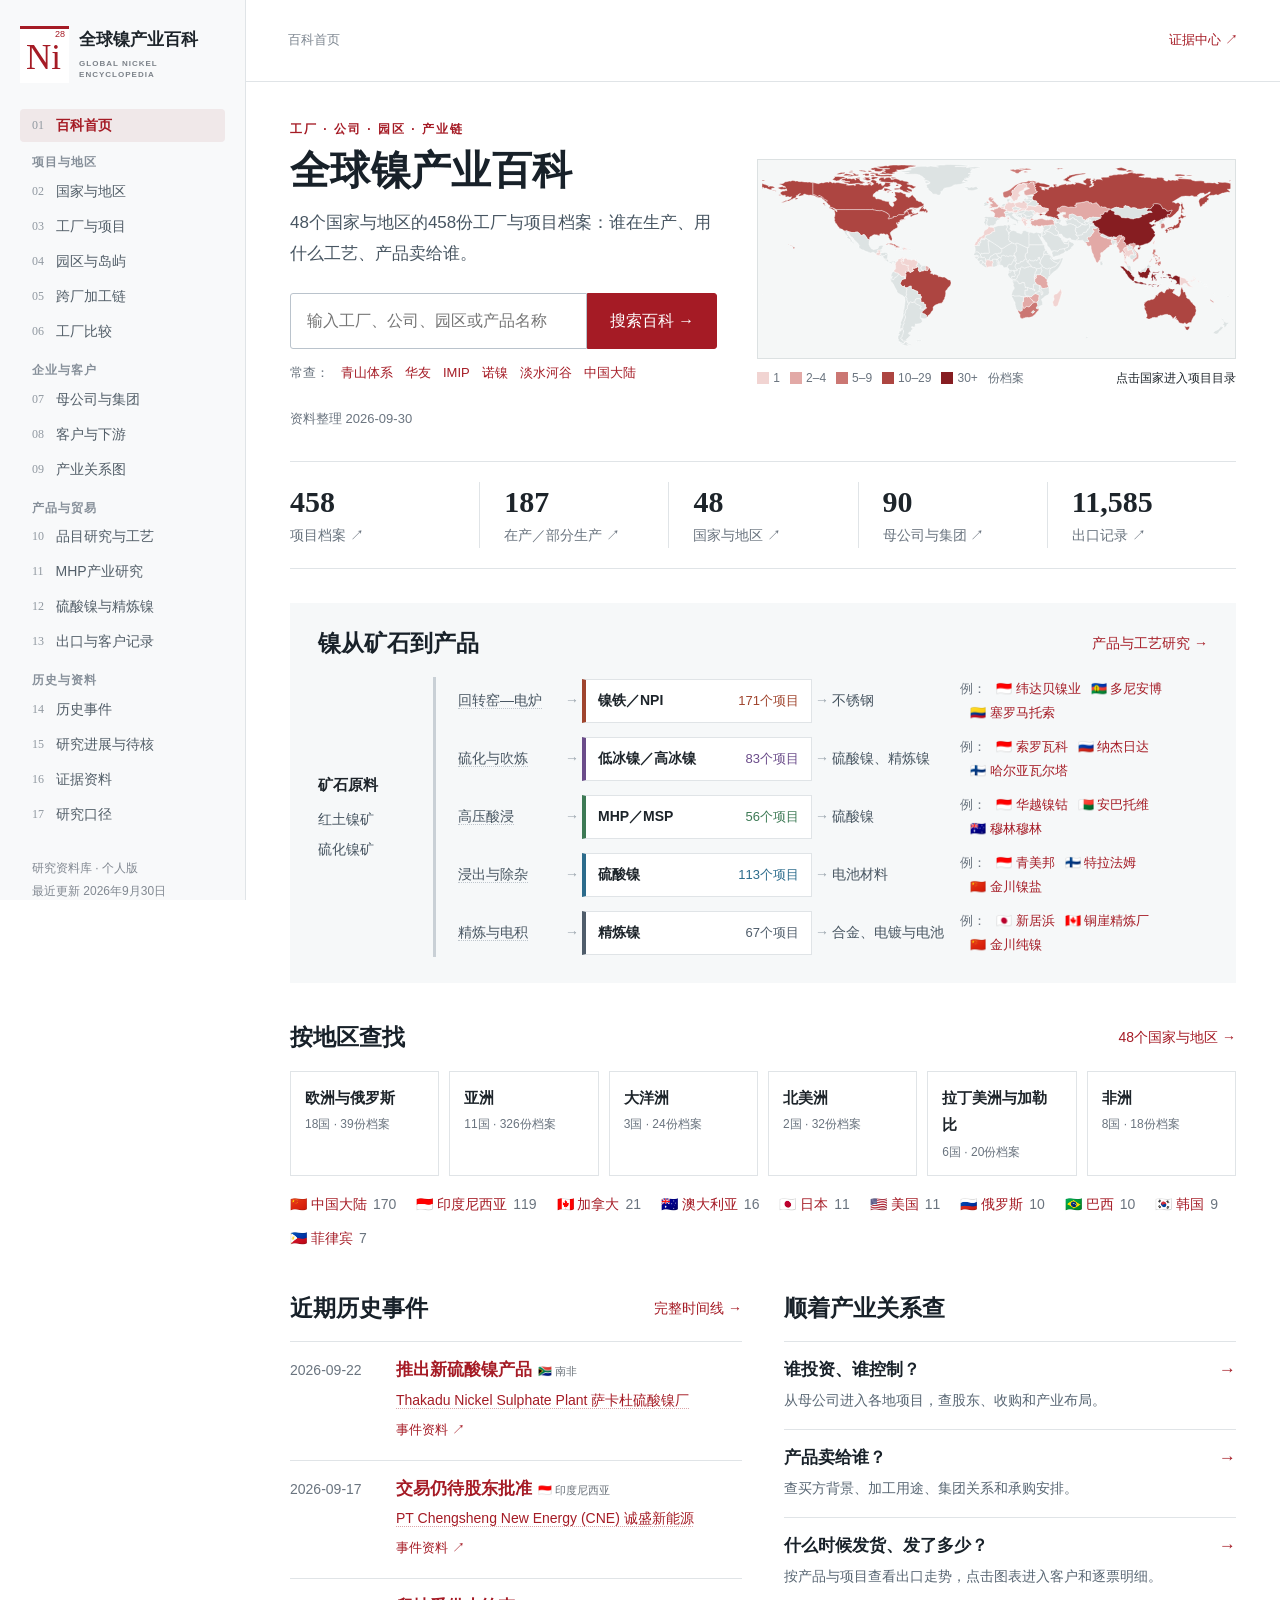
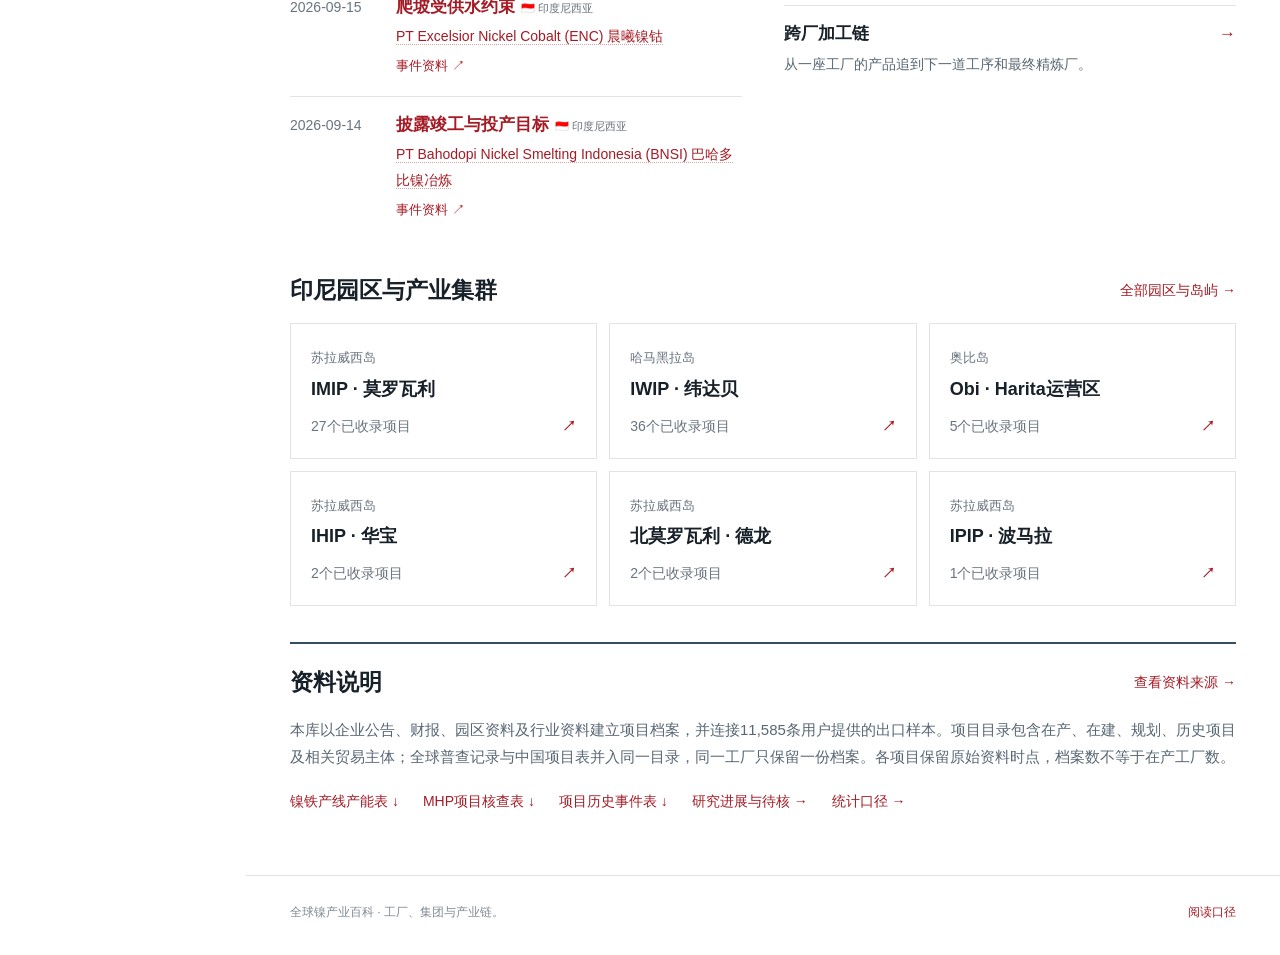
<file: index.html>
<!doctype html><html lang="zh-CN"><head><meta charset="utf-8"><meta name="viewport" content="width=device-width,initial-scale=1"><title>全球镍产业百科</title><meta name="description" content="连接工厂、母公司、工艺、产品、供销关系与原始证据的全球镍产业百科资料库。"><link rel="icon" type="image/svg+xml" href="data:image/svg+xml,%3Csvg xmlns='http://www.w3.org/2000/svg' viewBox='0 0 32 32'%3E%3Crect width='32' height='32' rx='5' fill='%23a51b25'/%3E%3Ctext x='16' y='23' text-anchor='middle' fill='white' font-family='serif' font-size='22'%3ENi%3C/text%3E%3C/svg%3E"><link rel="stylesheet" href="style.css"></head><body><aside id="sidebar"><a class="brand" href="#/"><span class="brand-symbol">Ni<span>28</span></span><span>全球镍产业百科<small>GLOBAL NICKEL ENCYCLOPEDIA</small></span></a><nav id="nav"></nav><div class="side-bottom">研究资料库 · 个人版<br>最近更新 2026年9月30日<br><a href="#/about">口径与使用说明 ↗</a></div></aside><div id="shell"><header><button id="menu" aria-label="展开目录">☰</button><span id="breadcrumb">百科首页</span><form id="searchForm"><input id="search" type="search" autocomplete="off" placeholder="查工厂、公司、工艺或问题…" aria-label="搜索百科"><button aria-label="搜索">⌕</button></form><a href="#/sources" class="source-link">证据中心 ↗</a></header><main id="main"><p class="boot-loading">正在载入全球镍产业百科…</p></main><footer>全球镍产业百科 · 工厂、集团与产业链。<a href="#/about">阅读口径</a></footer></div><script src="data.js"></script><script src="npi-data.js"></script><script src="data-index.js"></script><script src="npi-trade.js"></script><script src="npi.js"></script><script src="features.js"></script><script src="npi-entities-data.js"></script><script src="npi-entities.js"></script><script src="unified-data.js"></script><script src="unified.js"></script><script src="research-data.js"></script><script src="research.js"></script><script src="mhp-data.js"></script><script src="mhp.js"></script><script src="reading.js"></script><script src="wiki-data.js"></script><script src="project-media.js"></script><script src="project-maps-data.js"></script><script src="project-maps.js"></script><script src="project-infobox.js"></script><script src="wiki.js"></script><script src="geography-data.js"></script><script src="exports.js"></script><script src="geography.js"></script><script src="refining-data.js"></script><script src="refining.js"></script><script src="collection-data.js"></script><script src="collection.js"></script><script src="history-data.js"></script><script src="interactive.js"></script><script src="home.js"></script><script src="project-names.js"></script><script src="names.js"></script><script src="status-data.js"></script><script src="status.js"></script><script src="status-review-data.js"></script><script src="status-review.js"></script><script src="product-chapters.js"></script><script src="products.js"></script><script src="inline-links.js"></script><script src="project-production-data.js"></script><script src="editorial-updates.js"></script><script src="project-tools.js"></script><script src="global-data.js"></script><script src="global-map.js"></script><script src="global.js"></script><script src="china-data.js"></script><script src="china.js"></script><script src="country.js"></script><script src="group-data.js"></script><script src="groups.js"></script><script src="app.js"></script><script src="ux.js"></script></body></html>
</file>
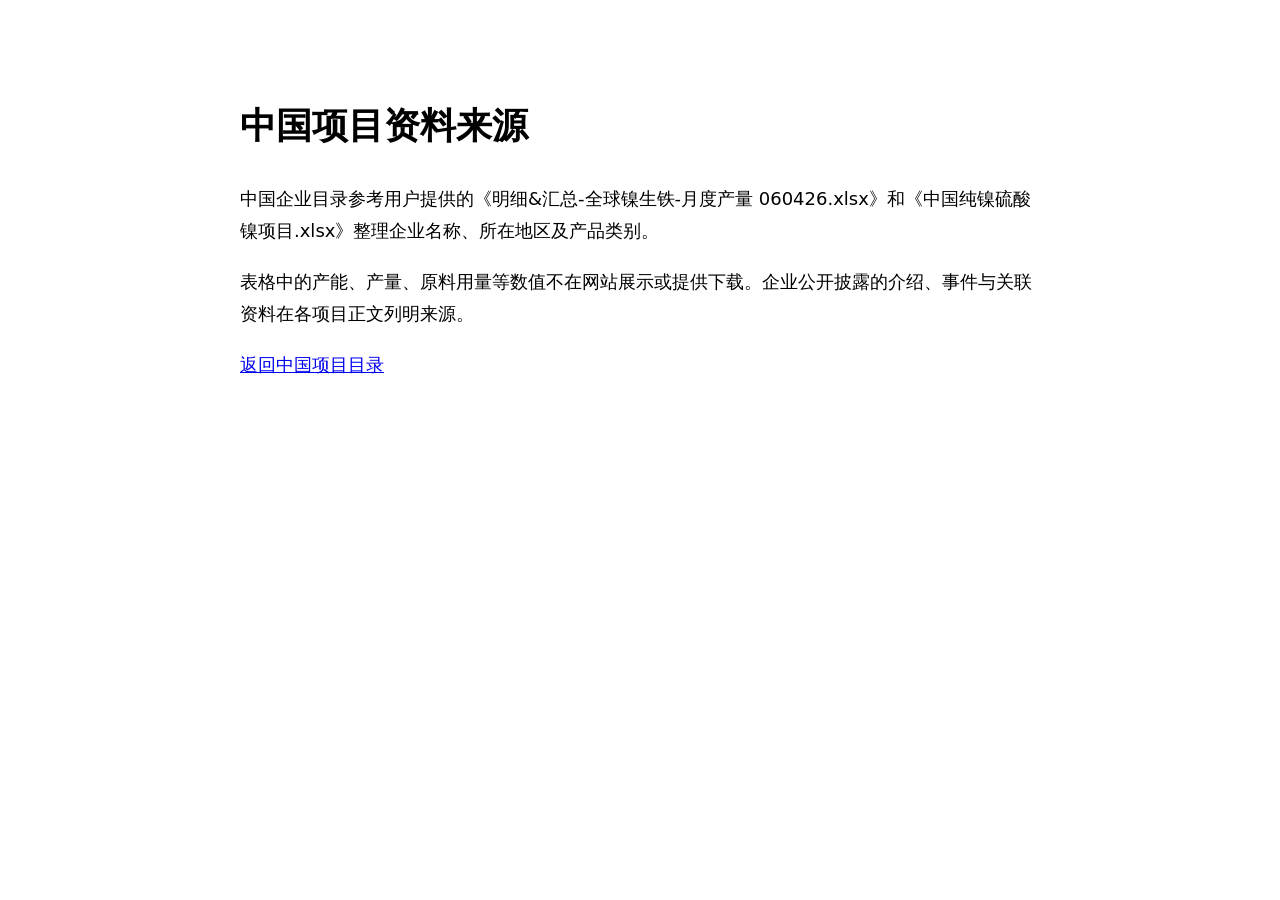
<file: library/china-sources.html>
<!doctype html><html lang="zh-CN"><meta charset="utf-8"><meta name="viewport" content="width=device-width, initial-scale=1"><title>中国项目资料来源</title><body style="font:18px/1.8 system-ui;max-width:800px;margin:50px auto;padding:20px"><h1>中国项目资料来源</h1><p>中国企业目录参考用户提供的《明细&amp;汇总-全球镍生铁-月度产量 060426.xlsx》和《中国纯镍硫酸镍项目.xlsx》整理企业名称、所在地区及产品类别。</p><p>表格中的产能、产量、原料用量等数值不在网站展示或提供下载。企业公开披露的介绍、事件与关联资料在各项目正文列明来源。</p><p><a href="../#/country/CN">返回中国项目目录</a></p></body></html>
</file>
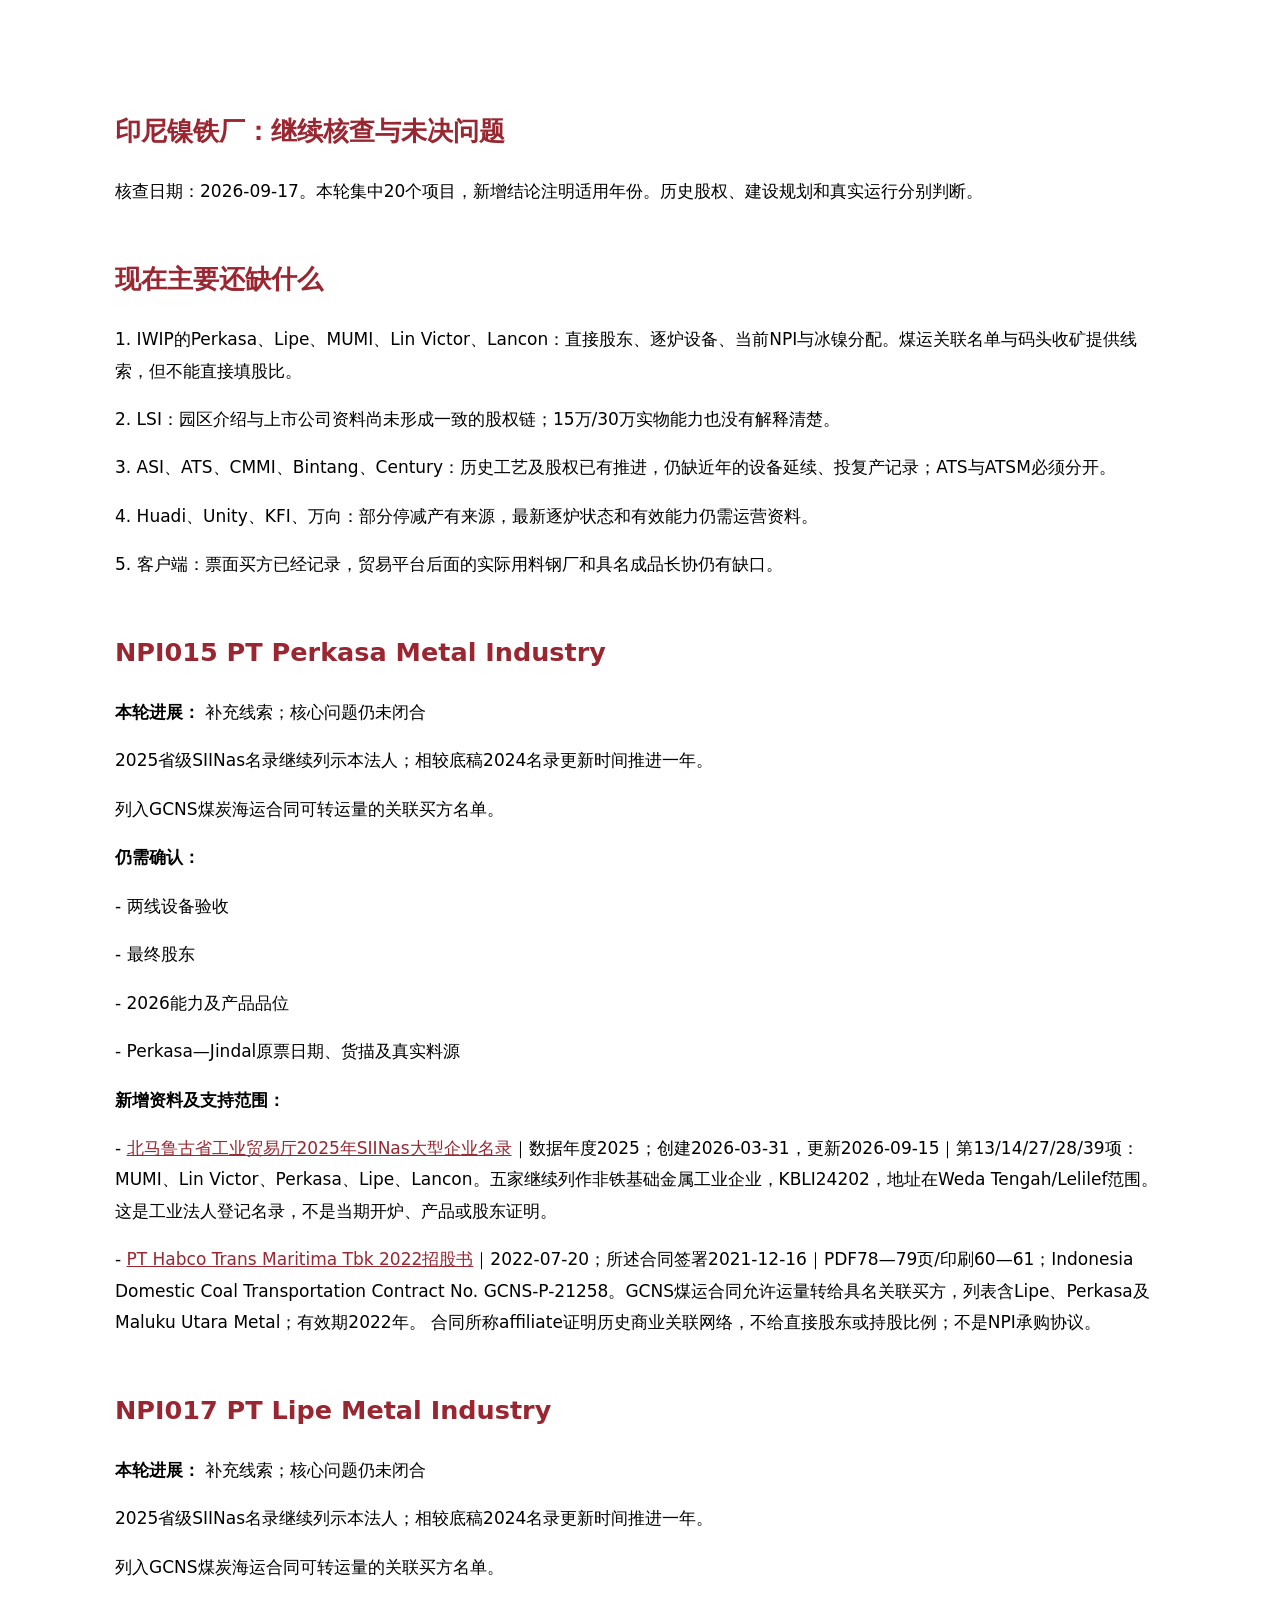
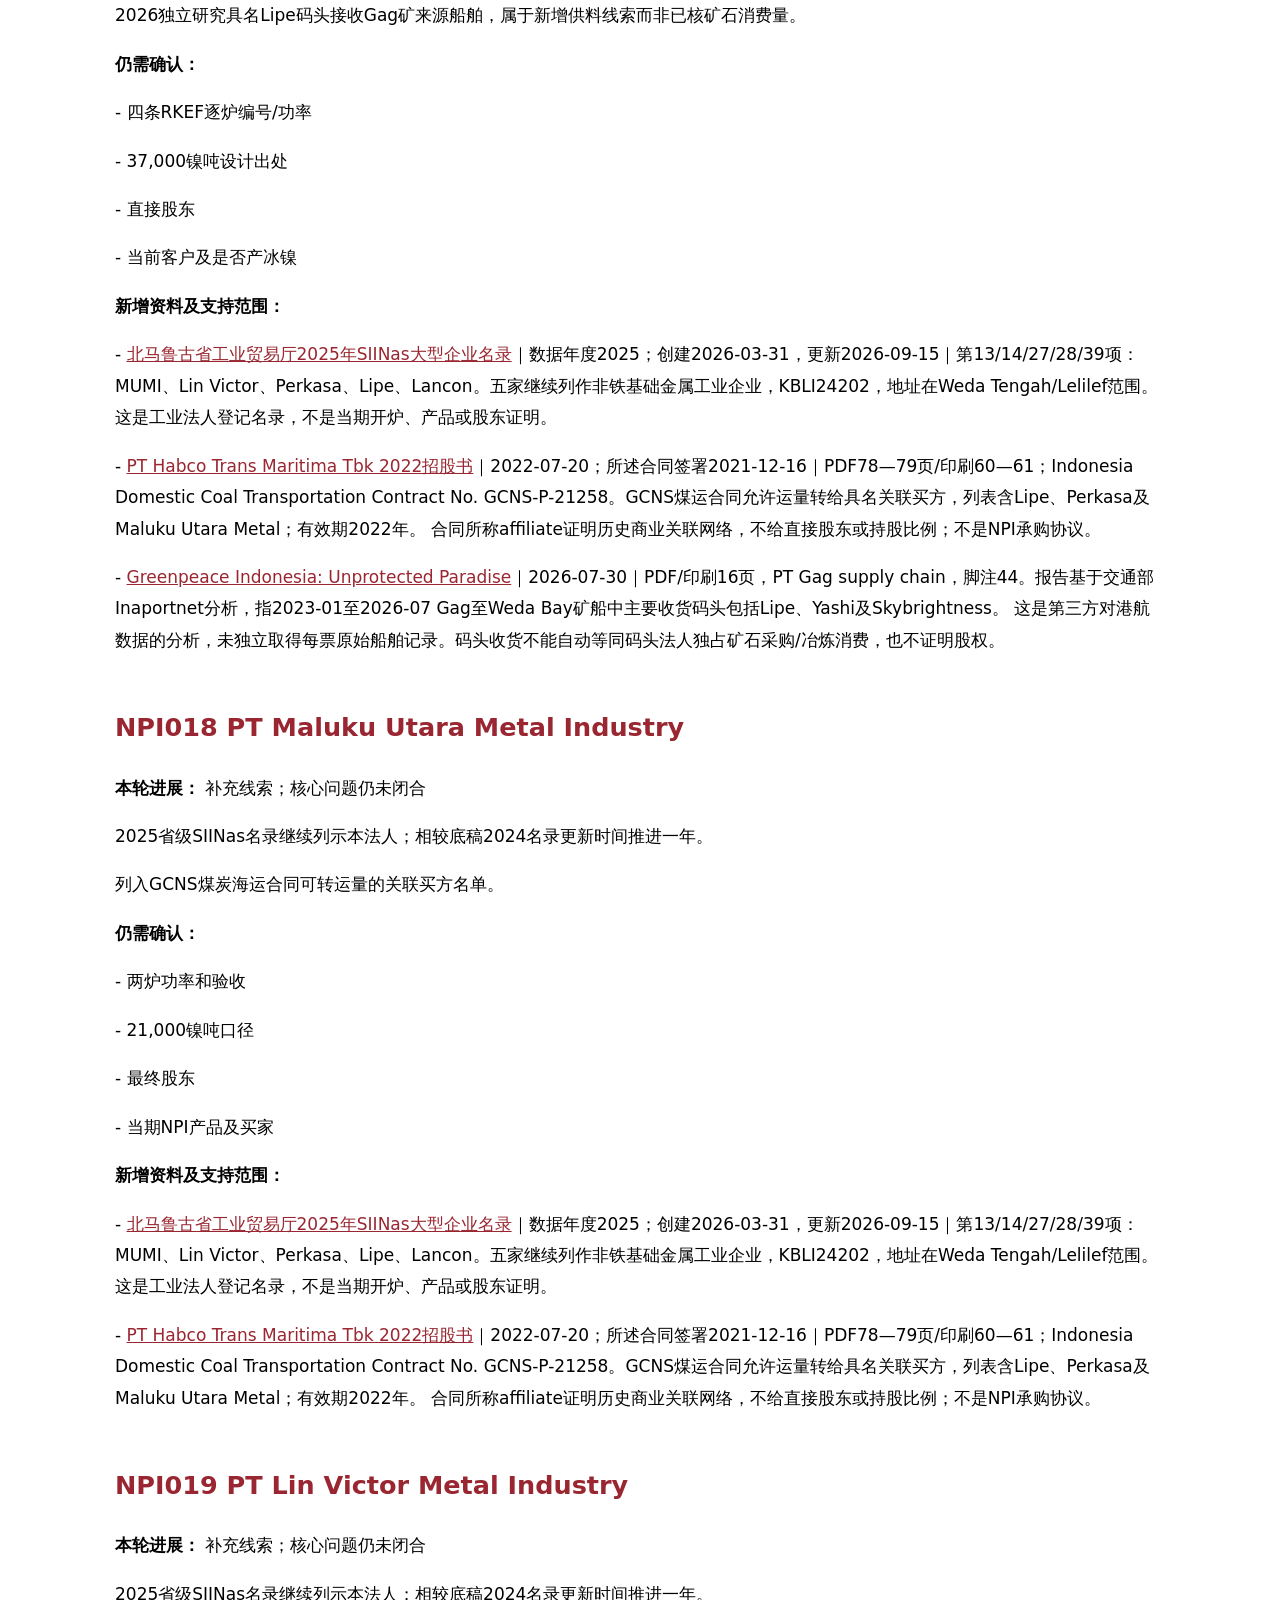
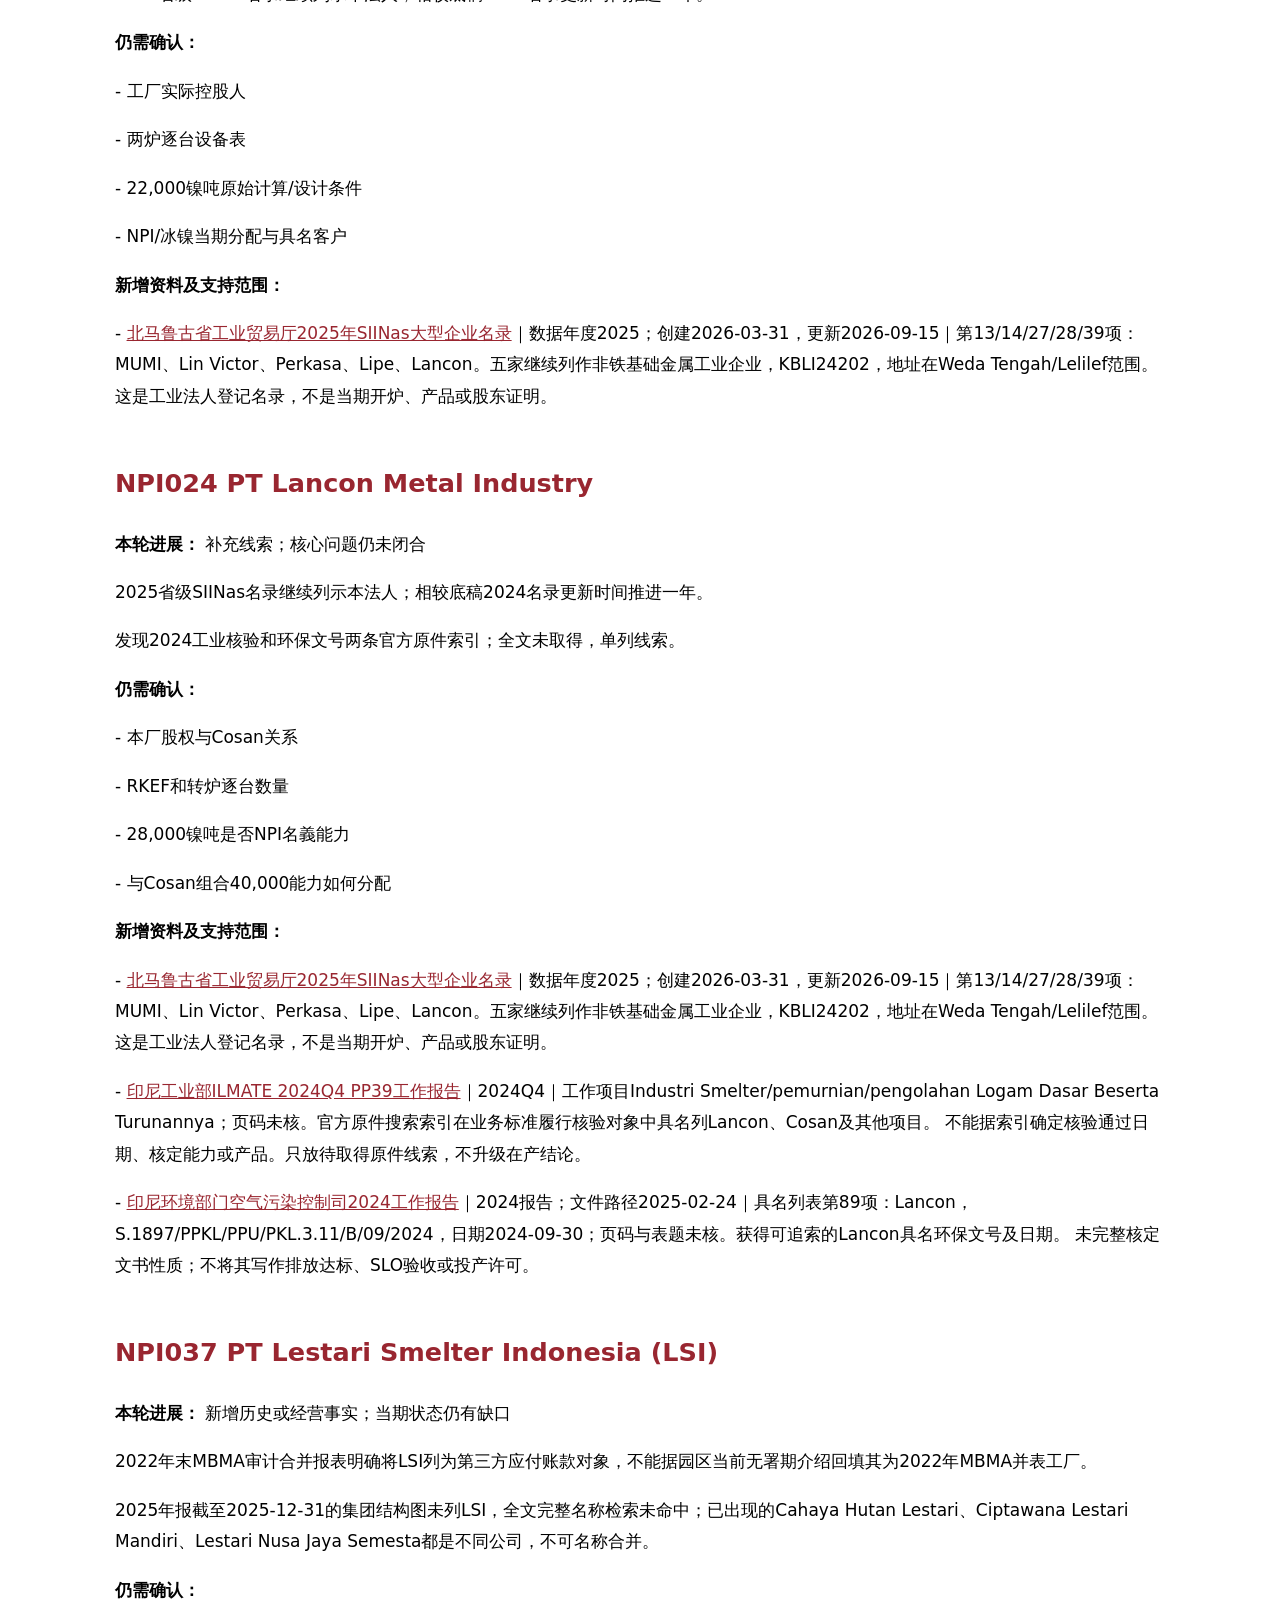
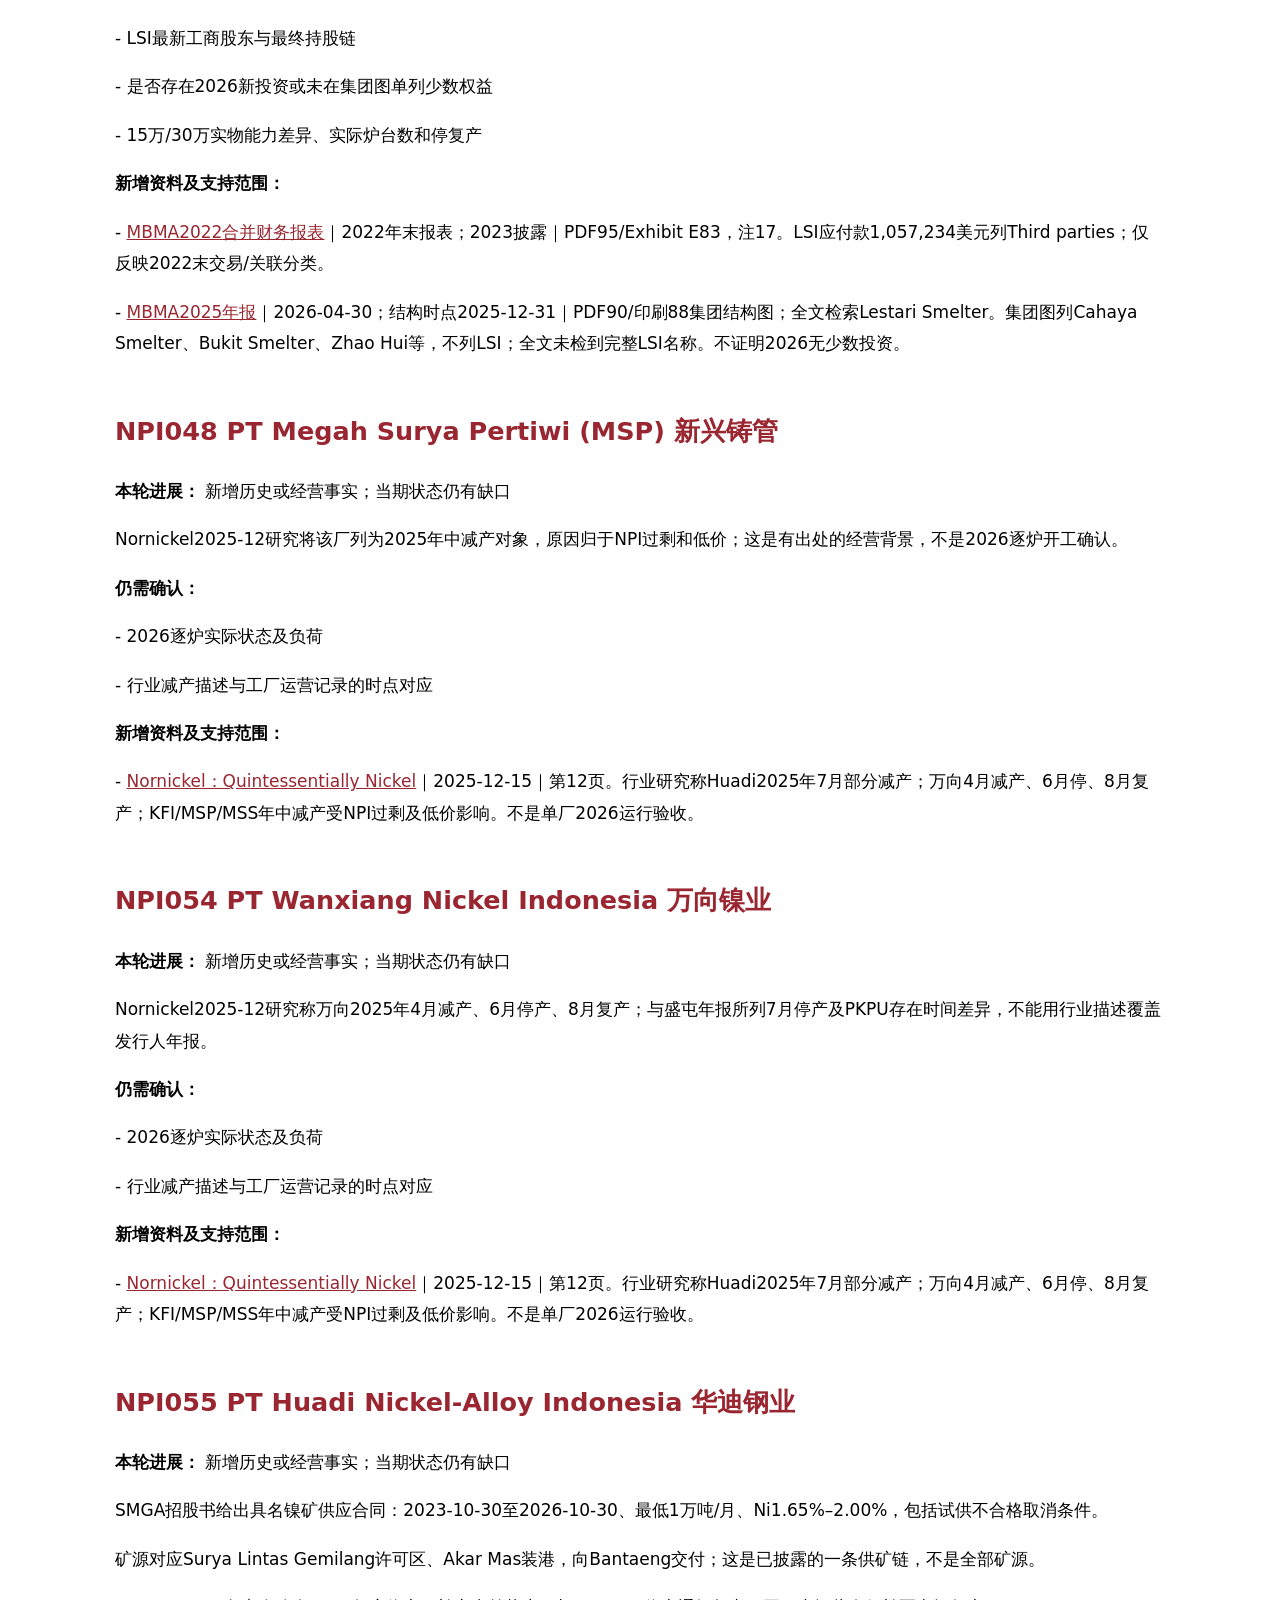
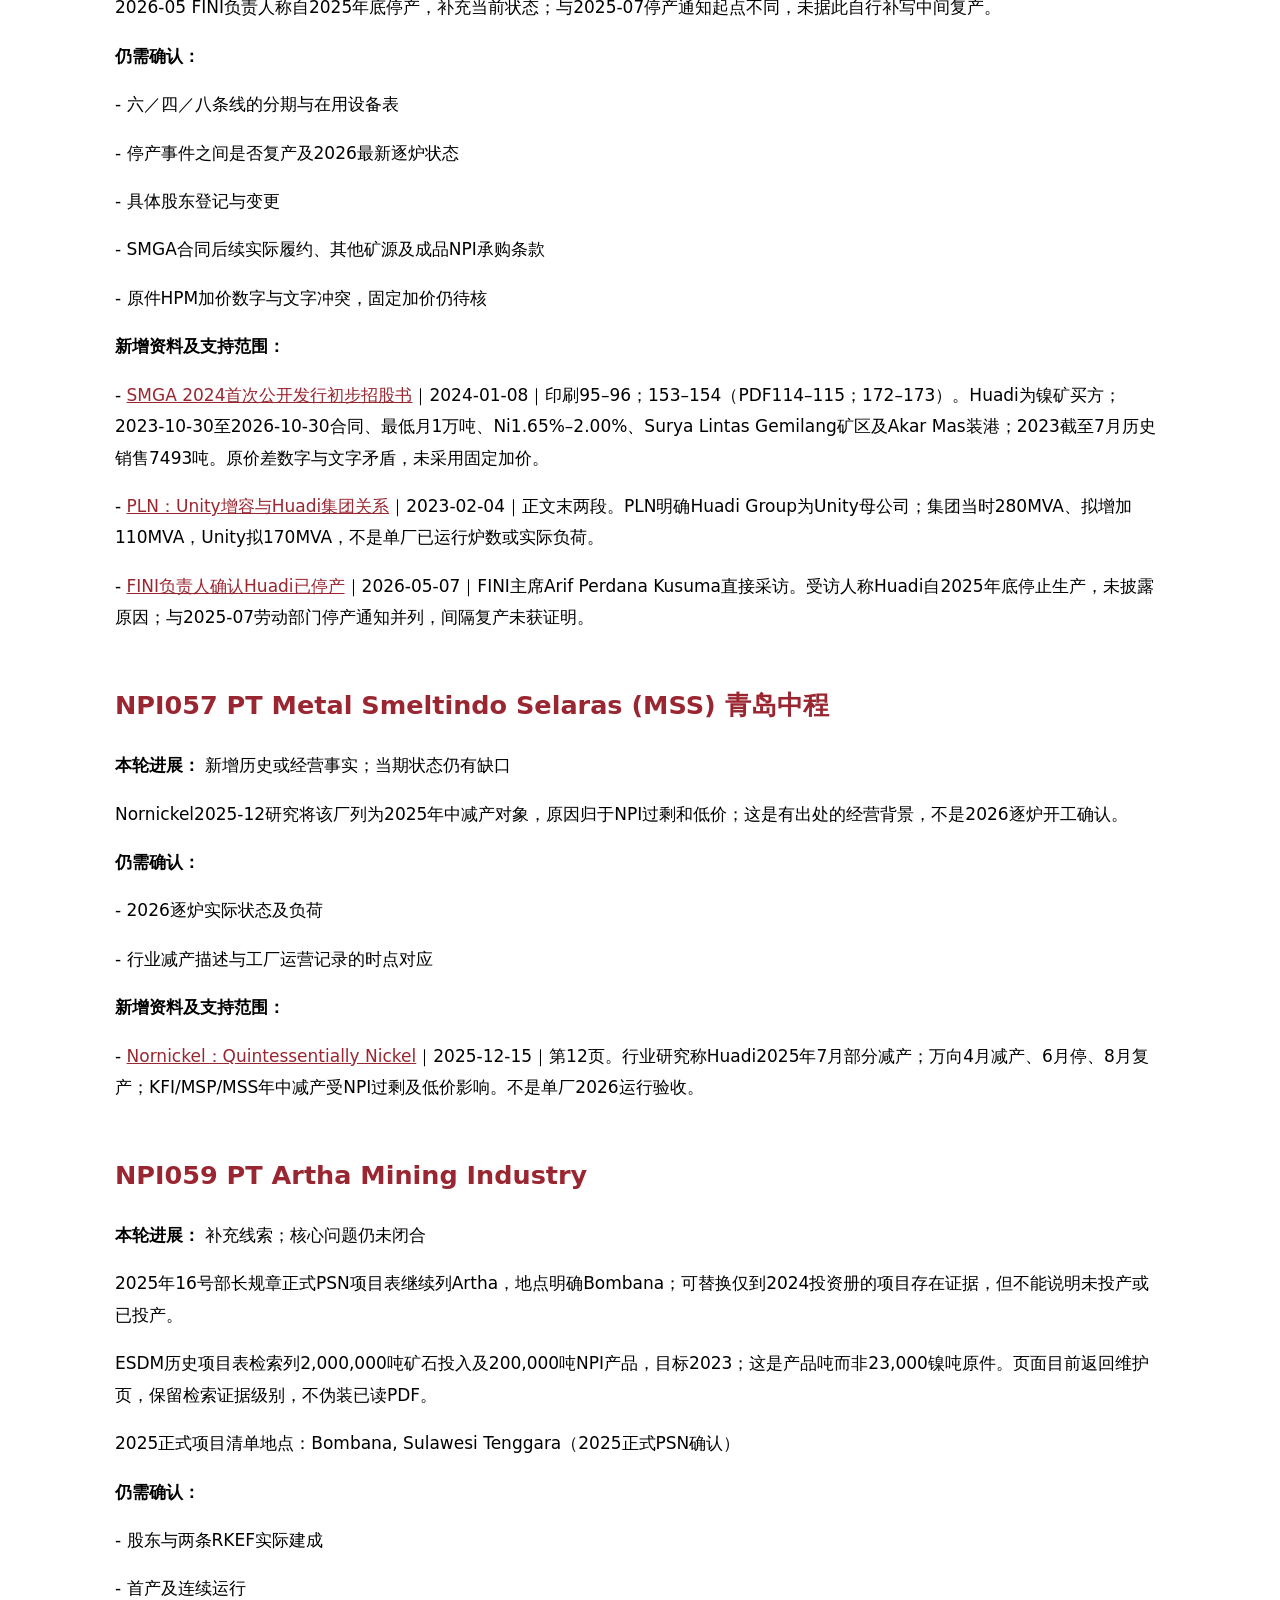
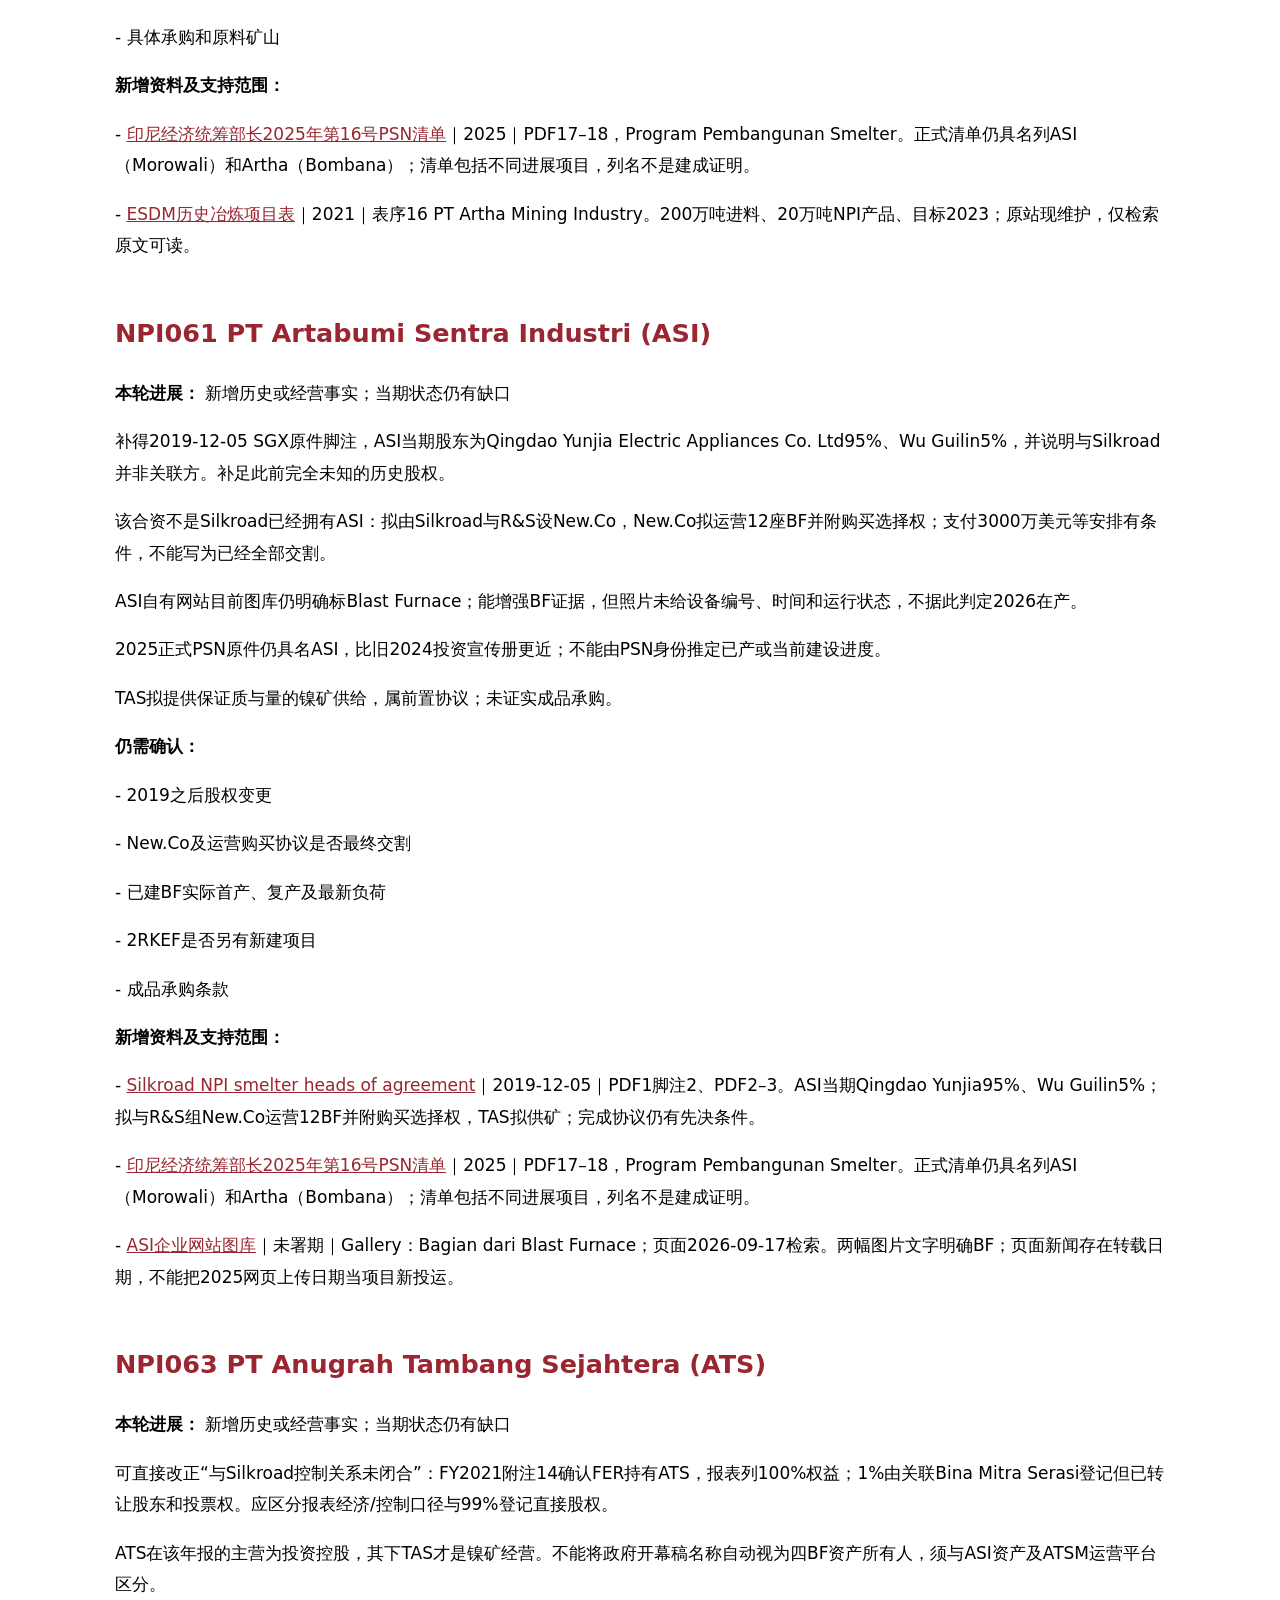
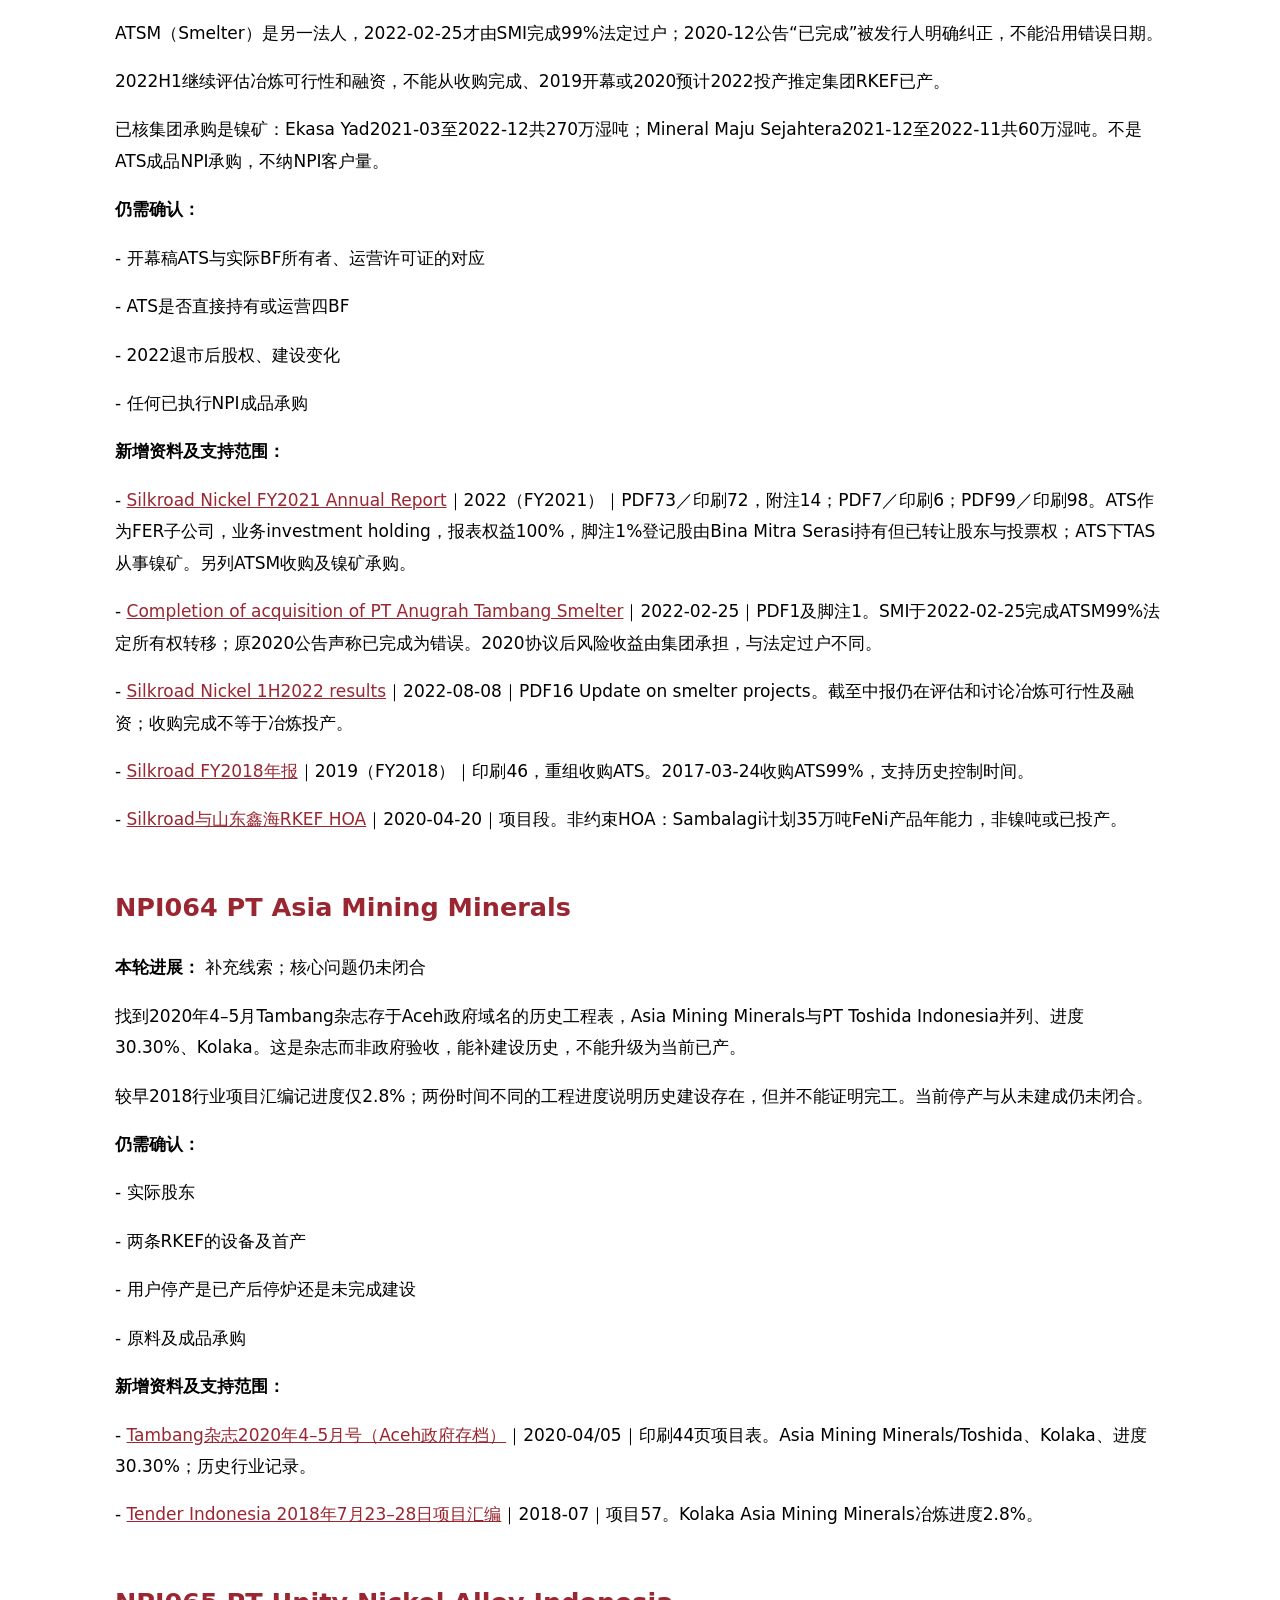
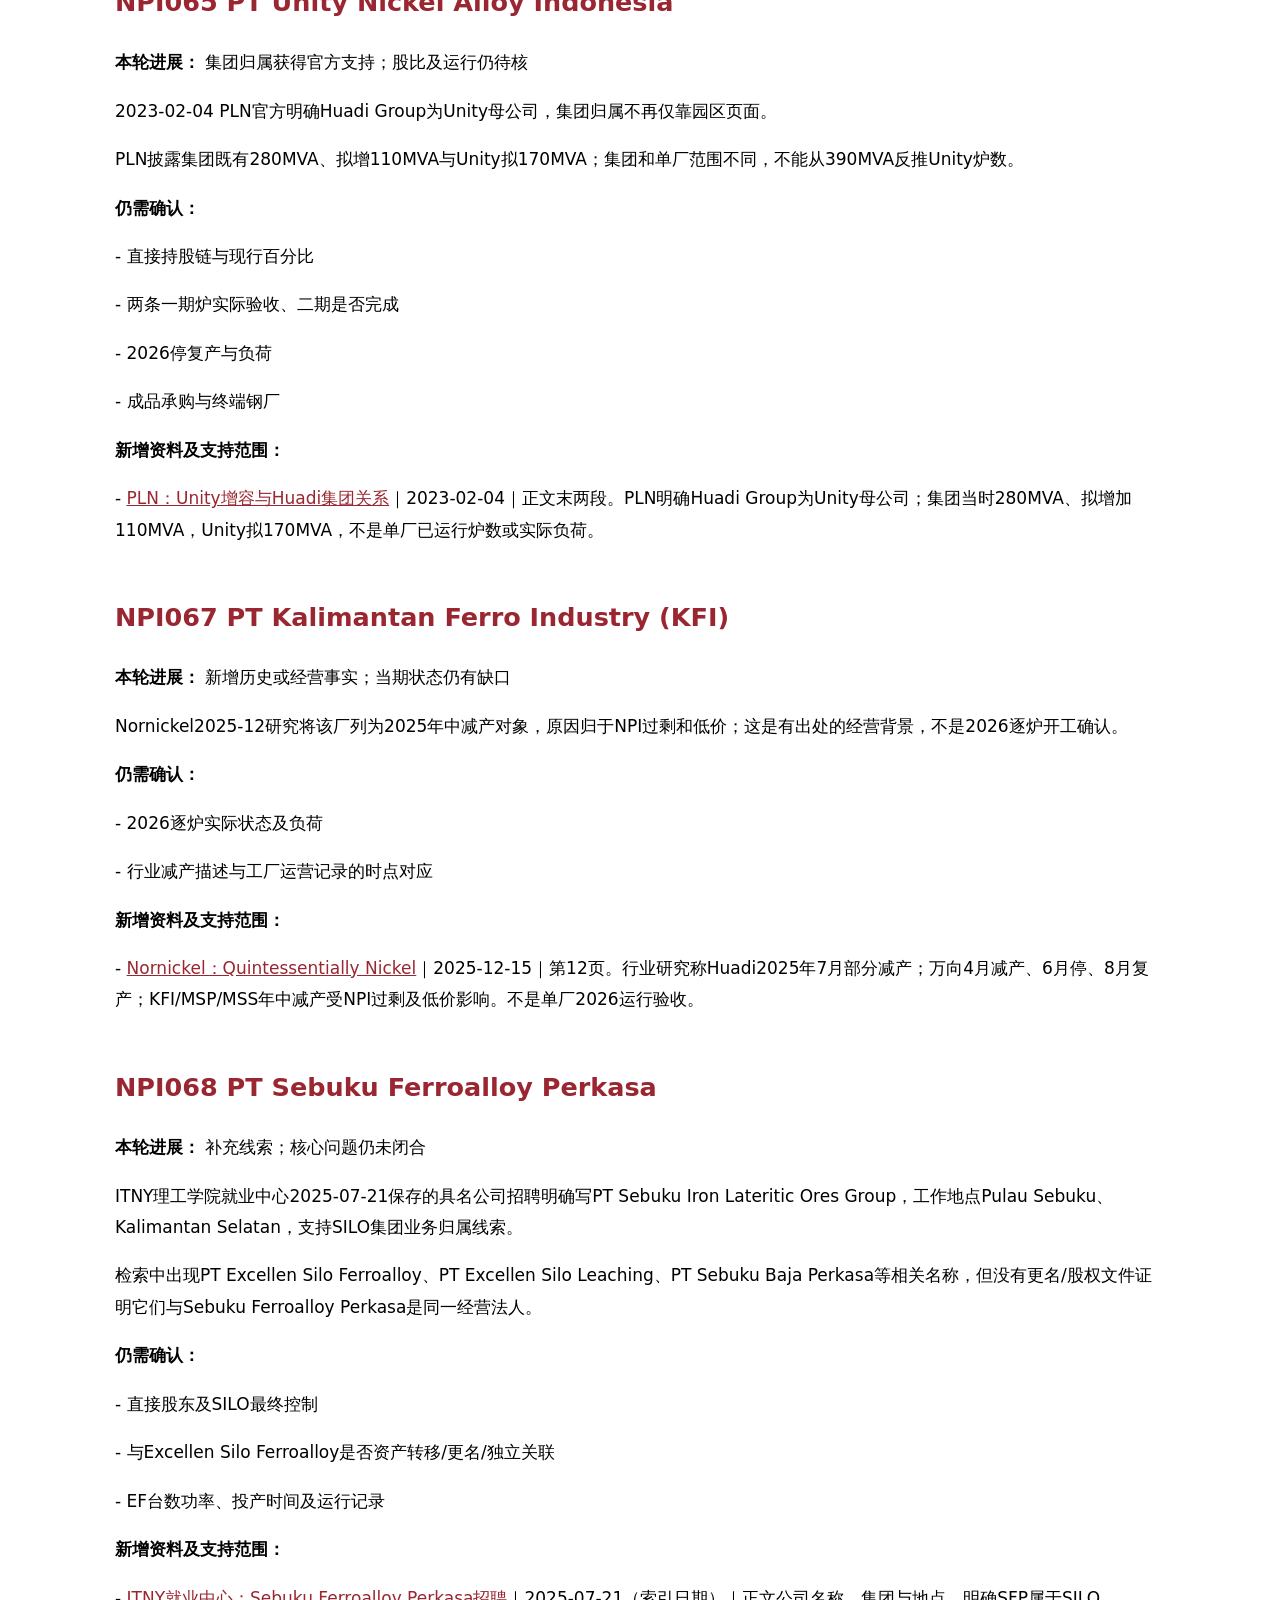
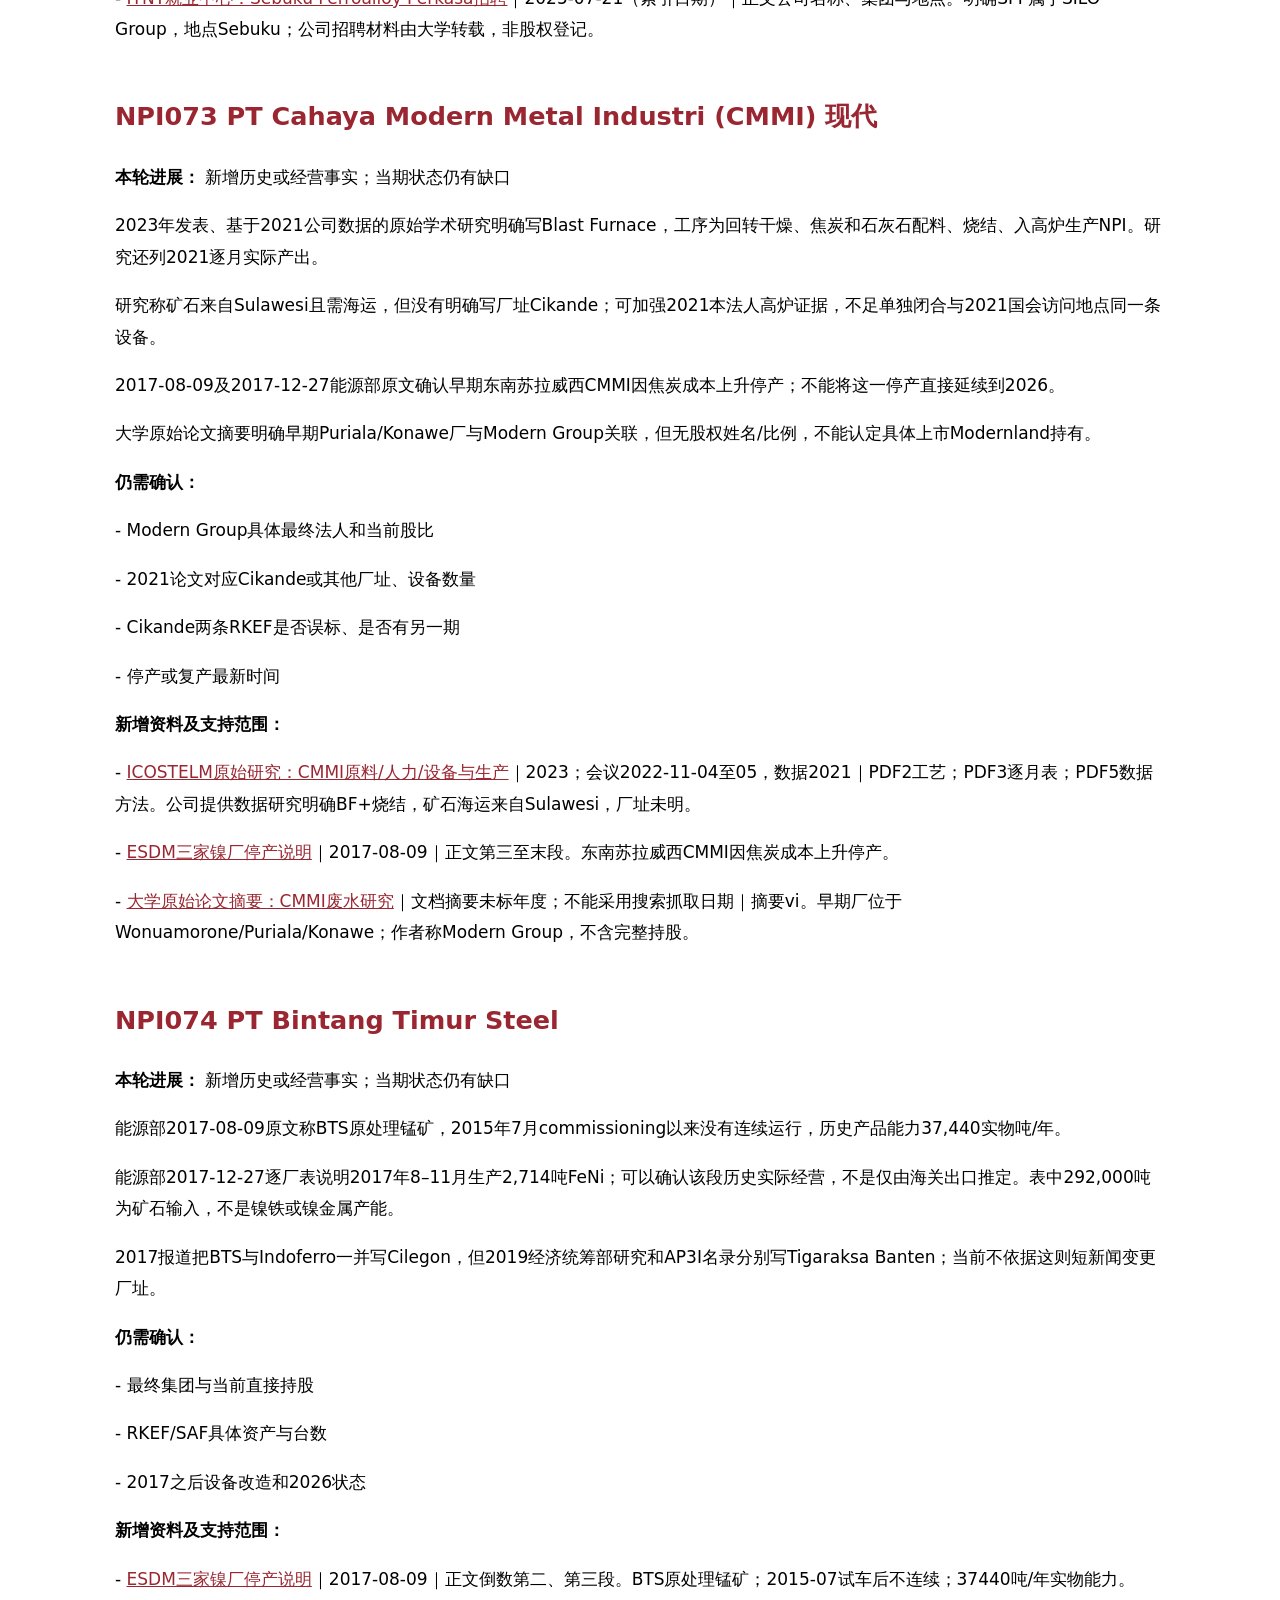
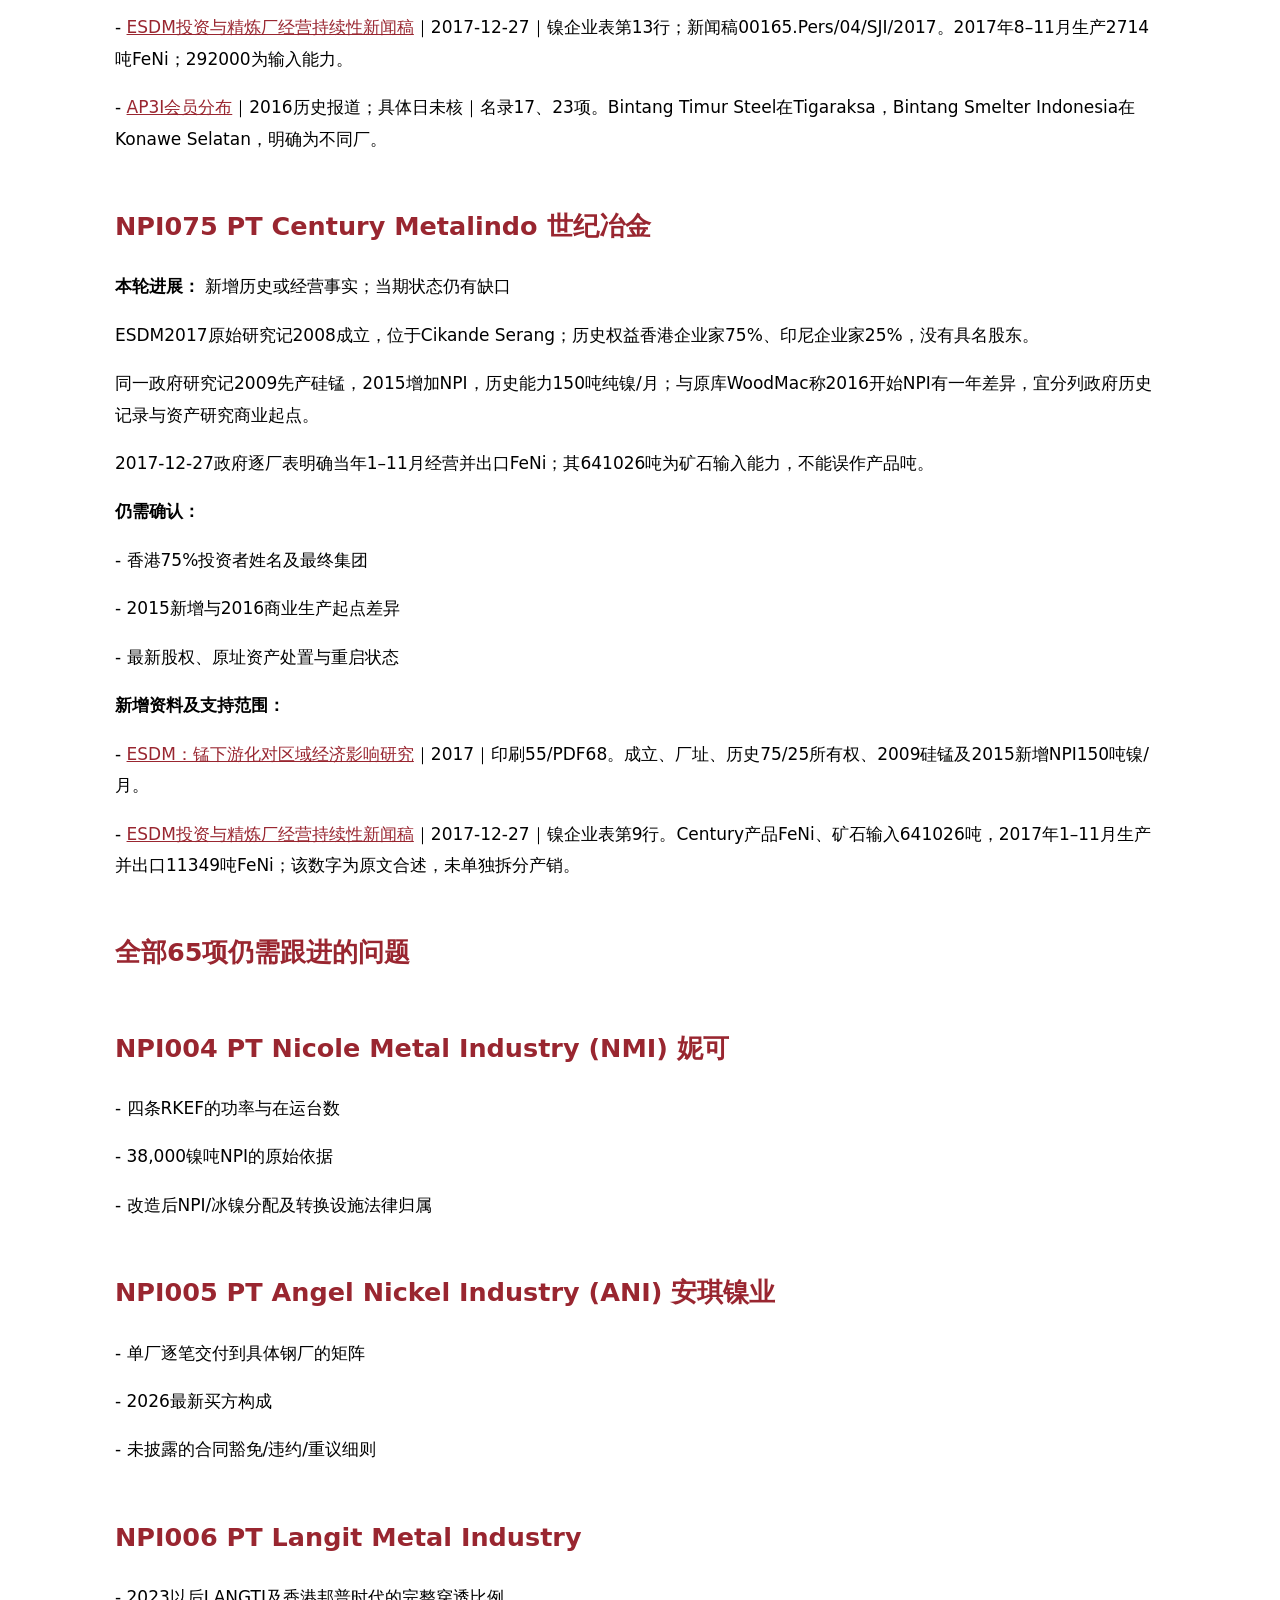
<file: library/npi-followup.html>
<!doctype html><html lang="zh"><meta charset="utf-8"><meta name="viewport" content="width=device-width"><title>镍铁厂补研与未决问题</title><style>body{max-width:1050px;margin:40px auto;padding:20px;font:17px/1.85 system-ui}h2{margin-top:48px;color:#992630}a{color:#992630}</style><h2>印尼镍铁厂：继续核查与未决问题</h2><p>核查日期：2026-09-17。本轮集中20个项目，新增结论注明适用年份。历史股权、建设规划和真实运行分别判断。</p><h2>现在主要还缺什么</h2><p>1. IWIP的Perkasa、Lipe、MUMI、Lin Victor、Lancon：直接股东、逐炉设备、当前NPI与冰镍分配。煤运关联名单与码头收矿提供线索，但不能直接填股比。</p><p>2. LSI：园区介绍与上市公司资料尚未形成一致的股权链；15万/30万实物能力也没有解释清楚。</p><p>3. ASI、ATS、CMMI、Bintang、Century：历史工艺及股权已有推进，仍缺近年的设备延续、投复产记录；ATS与ATSM必须分开。</p><p>4. Huadi、Unity、KFI、万向：部分停减产有来源，最新逐炉状态和有效能力仍需运营资料。</p><p>5. 客户端：票面买方已经记录，贸易平台后面的实际用料钢厂和具名成品长协仍有缺口。</p><h2>NPI015 PT Perkasa Metal Industry</h2><p><b>本轮进展：</b> 补充线索；核心问题仍未闭合</p><p>2025省级SIINas名录继续列示本法人；相较底稿2024名录更新时间推进一年。</p><p>列入GCNS煤炭海运合同可转运量的关联买方名单。</p><p><b>仍需确认：</b></p><p>- 两线设备验收</p><p>- 最终股东</p><p>- 2026能力及产品品位</p><p>- Perkasa—Jindal原票日期、货描及真实料源</p><p><b>新增资料及支持范围：</b></p><p>- <a href="https://satudata.malutprov.go.id/dataset/document/798">北马鲁古省工业贸易厅2025年SIINas大型企业名录</a>｜数据年度2025；创建2026-03-31，更新2026-09-15｜第13/14/27/28/39项：MUMI、Lin Victor、Perkasa、Lipe、Lancon。五家继续列作非铁基础金属工业企业，KBLI24202，地址在Weda Tengah/Lelilef范围。 这是工业法人登记名录，不是当期开炉、产品或股东证明。</p><p>- <a href="https://e-ipo.co.id/id/pipeline/get-propectus-file?id=130&amp;type=">PT Habco Trans Maritima Tbk 2022招股书</a>｜2022-07-20；所述合同签署2021-12-16｜PDF78—79页/印刷60—61；Indonesia Domestic Coal Transportation Contract No. GCNS-P-21258。GCNS煤运合同允许运量转给具名关联买方，列表含Lipe、Perkasa及Maluku Utara Metal；有效期2022年。 合同所称affiliate证明历史商业关联网络，不给直接股东或持股比例；不是NPI承购协议。</p><h2>NPI017 PT Lipe Metal Industry</h2><p><b>本轮进展：</b> 补充线索；核心问题仍未闭合</p><p>2025省级SIINas名录继续列示本法人；相较底稿2024名录更新时间推进一年。</p><p>列入GCNS煤炭海运合同可转运量的关联买方名单。</p><p>2026独立研究具名Lipe码头接收Gag矿来源船舶，属于新增供料线索而非已核矿石消费量。</p><p><b>仍需确认：</b></p><p>- 四条RKEF逐炉编号/功率</p><p>- 37,000镍吨设计出处</p><p>- 直接股东</p><p>- 当前客户及是否产冰镍</p><p><b>新增资料及支持范围：</b></p><p>- <a href="https://satudata.malutprov.go.id/dataset/document/798">北马鲁古省工业贸易厅2025年SIINas大型企业名录</a>｜数据年度2025；创建2026-03-31，更新2026-09-15｜第13/14/27/28/39项：MUMI、Lin Victor、Perkasa、Lipe、Lancon。五家继续列作非铁基础金属工业企业，KBLI24202，地址在Weda Tengah/Lelilef范围。 这是工业法人登记名录，不是当期开炉、产品或股东证明。</p><p>- <a href="https://e-ipo.co.id/id/pipeline/get-propectus-file?id=130&amp;type=">PT Habco Trans Maritima Tbk 2022招股书</a>｜2022-07-20；所述合同签署2021-12-16｜PDF78—79页/印刷60—61；Indonesia Domestic Coal Transportation Contract No. GCNS-P-21258。GCNS煤运合同允许运量转给具名关联买方，列表含Lipe、Perkasa及Maluku Utara Metal；有效期2022年。 合同所称affiliate证明历史商业关联网络，不给直接股东或持股比例；不是NPI承购协议。</p><p>- <a href="https://www.business-humanrights.org/documents/43448/88837fb1-nickel-raja-ampat_eng.pdf">Greenpeace Indonesia: Unprotected Paradise</a>｜2026-07-30｜PDF/印刷16页，PT Gag supply chain，脚注44。报告基于交通部Inaportnet分析，指2023-01至2026-07 Gag至Weda Bay矿船中主要收货码头包括Lipe、Yashi及Skybrightness。 这是第三方对港航数据的分析，未独立取得每票原始船舶记录。码头收货不能自动等同码头法人独占矿石采购/冶炼消费，也不证明股权。</p><h2>NPI018 PT Maluku Utara Metal Industry</h2><p><b>本轮进展：</b> 补充线索；核心问题仍未闭合</p><p>2025省级SIINas名录继续列示本法人；相较底稿2024名录更新时间推进一年。</p><p>列入GCNS煤炭海运合同可转运量的关联买方名单。</p><p><b>仍需确认：</b></p><p>- 两炉功率和验收</p><p>- 21,000镍吨口径</p><p>- 最终股东</p><p>- 当期NPI产品及买家</p><p><b>新增资料及支持范围：</b></p><p>- <a href="https://satudata.malutprov.go.id/dataset/document/798">北马鲁古省工业贸易厅2025年SIINas大型企业名录</a>｜数据年度2025；创建2026-03-31，更新2026-09-15｜第13/14/27/28/39项：MUMI、Lin Victor、Perkasa、Lipe、Lancon。五家继续列作非铁基础金属工业企业，KBLI24202，地址在Weda Tengah/Lelilef范围。 这是工业法人登记名录，不是当期开炉、产品或股东证明。</p><p>- <a href="https://e-ipo.co.id/id/pipeline/get-propectus-file?id=130&amp;type=">PT Habco Trans Maritima Tbk 2022招股书</a>｜2022-07-20；所述合同签署2021-12-16｜PDF78—79页/印刷60—61；Indonesia Domestic Coal Transportation Contract No. GCNS-P-21258。GCNS煤运合同允许运量转给具名关联买方，列表含Lipe、Perkasa及Maluku Utara Metal；有效期2022年。 合同所称affiliate证明历史商业关联网络，不给直接股东或持股比例；不是NPI承购协议。</p><h2>NPI019 PT Lin Victor Metal Industry</h2><p><b>本轮进展：</b> 补充线索；核心问题仍未闭合</p><p>2025省级SIINas名录继续列示本法人；相较底稿2024名录更新时间推进一年。</p><p><b>仍需确认：</b></p><p>- 工厂实际控股人</p><p>- 两炉逐台设备表</p><p>- 22,000镍吨原始计算/设计条件</p><p>- NPI/冰镍当期分配与具名客户</p><p><b>新增资料及支持范围：</b></p><p>- <a href="https://satudata.malutprov.go.id/dataset/document/798">北马鲁古省工业贸易厅2025年SIINas大型企业名录</a>｜数据年度2025；创建2026-03-31，更新2026-09-15｜第13/14/27/28/39项：MUMI、Lin Victor、Perkasa、Lipe、Lancon。五家继续列作非铁基础金属工业企业，KBLI24202，地址在Weda Tengah/Lelilef范围。 这是工业法人登记名录，不是当期开炉、产品或股东证明。</p><h2>NPI024 PT Lancon Metal Industry</h2><p><b>本轮进展：</b> 补充线索；核心问题仍未闭合</p><p>2025省级SIINas名录继续列示本法人；相较底稿2024名录更新时间推进一年。</p><p>发现2024工业核验和环保文号两条官方原件索引；全文未取得，单列线索。</p><p><b>仍需确认：</b></p><p>- 本厂股权与Cosan关系</p><p>- RKEF和转炉逐台数量</p><p>- 28,000镍吨是否NPI名義能力</p><p>- 与Cosan组合40,000能力如何分配</p><p><b>新增资料及支持范围：</b></p><p>- <a href="https://satudata.malutprov.go.id/dataset/document/798">北马鲁古省工业贸易厅2025年SIINas大型企业名录</a>｜数据年度2025；创建2026-03-31，更新2026-09-15｜第13/14/27/28/39项：MUMI、Lin Victor、Perkasa、Lipe、Lancon。五家继续列作非铁基础金属工业企业，KBLI24202，地址在Weda Tengah/Lelilef范围。 这是工业法人登记名录，不是当期开炉、产品或股东证明。</p><p>- <a href="https://ilmate.kemenperin.go.id/files/document/1742614114-00.%20Update%20LAPORAN%20PP39%20TW%20IV%202024%20scan.pdf">印尼工业部ILMATE 2024Q4 PP39工作报告</a>｜2024Q4｜工作项目Industri Smelter/pemurnian/pengolahan Logam Dasar Beserta Turunannya；页码未核。官方原件搜索索引在业务标准履行核验对象中具名列Lancon、Cosan及其他项目。 不能据索引确定核验通过日期、核定能力或产品。只放待取得原件线索，不升级在产结论。</p><p>- <a href="https://ppkl.menlhk.go.id/website/filebox/1017/250224111027LKj%20Dit%20PPU.pdf">印尼环境部门空气污染控制司2024工作报告</a>｜2024报告；文件路径2025-02-24｜具名列表第89项：Lancon，S.1897/PPKL/PPU/PKL.3.11/B/09/2024，日期2024-09-30；页码与表题未核。获得可追索的Lancon具名环保文号及日期。 未完整核定文书性质；不将其写作排放达标、SLO验收或投产许可。</p><h2>NPI037 PT Lestari Smelter Indonesia (LSI)</h2><p><b>本轮进展：</b> 新增历史或经营事实；当期状态仍有缺口</p><p>2022年末MBMA审计合并报表明确将LSI列为第三方应付账款对象，不能据园区当前无署期介绍回填其为2022年MBMA并表工厂。</p><p>2025年报截至2025-12-31的集团结构图未列LSI，全文完整名称检索未命中；已出现的Cahaya Hutan Lestari、Ciptawana Lestari Mandiri、Lestari Nusa Jaya Semesta都是不同公司，不可名称合并。</p><p><b>仍需确认：</b></p><p>- LSI最新工商股东与最终持股链</p><p>- 是否存在2026新投资或未在集团图单列少数权益</p><p>- 15万/30万实物能力差异、实际炉台数和停复产</p><p><b>新增资料及支持范围：</b></p><p>- <a href="https://assets.merdekabattery.com/dist/documents/Consolidated%20Financial%20Statements%20MBMA%2031%20December%202022%20%284%29.pdf">MBMA2022合并财务报表</a>｜2022年末报表；2023披露｜PDF95/Exhibit E83，注17。LSI应付款1,057,234美元列Third parties；仅反映2022末交易/关联分类。 </p><p>- <a href="https://assets.merdekabattery.com/dist/documents/MBMA_AR_2025_30%20April.pdf">MBMA2025年报</a>｜2026-04-30；结构时点2025-12-31｜PDF90/印刷88集团结构图；全文检索Lestari Smelter。集团图列Cahaya Smelter、Bukit Smelter、Zhao Hui等，不列LSI；全文未检到完整LSI名称。不证明2026无少数投资。 </p><h2>NPI048 PT Megah Surya Pertiwi (MSP) 新兴铸管</h2><p><b>本轮进展：</b> 新增历史或经营事实；当期状态仍有缺口</p><p>Nornickel2025-12研究将该厂列为2025年中减产对象，原因归于NPI过剩和低价；这是有出处的经营背景，不是2026逐炉开工确认。</p><p><b>仍需确认：</b></p><p>- 2026逐炉实际状态及负荷</p><p>- 行业减产描述与工厂运营记录的时点对应</p><p><b>新增资料及支持范围：</b></p><p>- <a href="https://nornik-upload.storage.yandexcloud.net/iblock/b88/b885707084c99b8c0a60aecdf4f19ab5/2025_12_15-Quintessentially-Nickel.pdf">Nornickel：Quintessentially Nickel</a>｜2025-12-15｜第12页。行业研究称Huadi2025年7月部分减产；万向4月减产、6月停、8月复产；KFI/MSP/MSS年中减产受NPI过剩及低价影响。不是单厂2026运行验收。 </p><h2>NPI054 PT Wanxiang Nickel Indonesia 万向镍业</h2><p><b>本轮进展：</b> 新增历史或经营事实；当期状态仍有缺口</p><p>Nornickel2025-12研究称万向2025年4月减产、6月停产、8月复产；与盛屯年报所列7月停产及PKPU存在时间差异，不能用行业描述覆盖发行人年报。</p><p><b>仍需确认：</b></p><p>- 2026逐炉实际状态及负荷</p><p>- 行业减产描述与工厂运营记录的时点对应</p><p><b>新增资料及支持范围：</b></p><p>- <a href="https://nornik-upload.storage.yandexcloud.net/iblock/b88/b885707084c99b8c0a60aecdf4f19ab5/2025_12_15-Quintessentially-Nickel.pdf">Nornickel：Quintessentially Nickel</a>｜2025-12-15｜第12页。行业研究称Huadi2025年7月部分减产；万向4月减产、6月停、8月复产；KFI/MSP/MSS年中减产受NPI过剩及低价影响。不是单厂2026运行验收。 </p><h2>NPI055 PT Huadi Nickel-Alloy Indonesia 华迪钢业</h2><p><b>本轮进展：</b> 新增历史或经营事实；当期状态仍有缺口</p><p>SMGA招股书给出具名镍矿供应合同：2023-10-30至2026-10-30、最低1万吨/月、Ni1.65%–2.00%，包括试供不合格取消条件。</p><p>矿源对应Surya Lintas Gemilang许可区、Akar Mas装港，向Bantaeng交付；这是已披露的一条供矿链，不是全部矿源。</p><p>2026-05 FINI负责人称自2025年底停产，补充当前状态；与2025-07停产通知起点不同，未据此自行补写中间复产。</p><p><b>仍需确认：</b></p><p>- 六／四／八条线的分期与在用设备表</p><p>- 停产事件之间是否复产及2026最新逐炉状态</p><p>- 具体股东登记与变更</p><p>- SMGA合同后续实际履约、其他矿源及成品NPI承购条款</p><p>- 原件HPM加价数字与文字冲突，固定加价仍待核</p><p><b>新增资料及支持范围：</b></p><p>- <a href="https://www.nhis.co.id/wp-content/uploads/2024/01/i_Prospektus-Awal-IPO-SMGA-compressed.pdf">SMGA 2024首次公开发行初步招股书</a>｜2024-01-08｜印刷95–96；153–154（PDF114–115；172–173）。Huadi为镍矿买方；2023-10-30至2026-10-30合同、最低月1万吨、Ni1.65%–2.00%、Surya Lintas Gemilang矿区及Akar Mas装港；2023截至7月历史销售7493吨。原价差数字与文字矛盾，未采用固定加价。 </p><p>- <a href="https://web.pln.co.id/media/siaran-pers/2023/02/terus-dukung-hilirisasi-industri-pln-tambah-layanan-ke-smelter-di-sulsel-170-mva">PLN：Unity增容与Huadi集团关系</a>｜2023-02-04｜正文末两段。PLN明确Huadi Group为Unity母公司；集团当时280MVA、拟增加110MVA，Unity拟170MVA，不是单厂已运行炉数或实际负荷。 </p><p>- <a href="https://www.bloombergtechnoz.com/detail-news/108241/pkpu-sementara-huadi-nickel-alloy-stop-produksi-sejak-akhir-2025">FINI负责人确认Huadi已停产</a>｜2026-05-07｜FINI主席Arif Perdana Kusuma直接采访。受访人称Huadi自2025年底停止生产，未披露原因；与2025-07劳动部门停产通知并列，间隔复产未获证明。 </p><h2>NPI057 PT Metal Smeltindo Selaras (MSS) 青岛中程</h2><p><b>本轮进展：</b> 新增历史或经营事实；当期状态仍有缺口</p><p>Nornickel2025-12研究将该厂列为2025年中减产对象，原因归于NPI过剩和低价；这是有出处的经营背景，不是2026逐炉开工确认。</p><p><b>仍需确认：</b></p><p>- 2026逐炉实际状态及负荷</p><p>- 行业减产描述与工厂运营记录的时点对应</p><p><b>新增资料及支持范围：</b></p><p>- <a href="https://nornik-upload.storage.yandexcloud.net/iblock/b88/b885707084c99b8c0a60aecdf4f19ab5/2025_12_15-Quintessentially-Nickel.pdf">Nornickel：Quintessentially Nickel</a>｜2025-12-15｜第12页。行业研究称Huadi2025年7月部分减产；万向4月减产、6月停、8月复产；KFI/MSP/MSS年中减产受NPI过剩及低价影响。不是单厂2026运行验收。 </p><h2>NPI059 PT Artha Mining Industry</h2><p><b>本轮进展：</b> 补充线索；核心问题仍未闭合</p><p>2025年16号部长规章正式PSN项目表继续列Artha，地点明确Bombana；可替换仅到2024投资册的项目存在证据，但不能说明未投产或已投产。</p><p>ESDM历史项目表检索列2,000,000吨矿石投入及200,000吨NPI产品，目标2023；这是产品吨而非23,000镍吨原件。页面目前返回维护页，保留检索证据级别，不伪装已读PDF。</p><p>2025正式项目清单地点：Bombana, Sulawesi Tenggara（2025正式PSN确认）</p><p><b>仍需确认：</b></p><p>- 股东与两条RKEF实际建成</p><p>- 首产及连续运行</p><p>- 具体承购和原料矿山</p><p><b>新增资料及支持范围：</b></p><p>- <a href="https://peraturan.bpk.go.id/Download/392383/2025PermenkoEkon016.pdf">印尼经济统筹部长2025年第16号PSN清单</a>｜2025｜PDF17–18，Program Pembangunan Smelter。正式清单仍具名列ASI（Morowali）和Artha（Bombana）；清单包括不同进展项目，列名不是建成证明。 </p><p>- <a href="https://www.minerba.esdm.go.id/upload/file_menu/20210114111446.pdf">ESDM历史冶炼项目表</a>｜2021｜表序16 PT Artha Mining Industry。200万吨进料、20万吨NPI产品、目标2023；原站现维护，仅检索原文可读。 </p><h2>NPI061 PT Artabumi Sentra Industri (ASI)</h2><p><b>本轮进展：</b> 新增历史或经营事实；当期状态仍有缺口</p><p>补得2019-12-05 SGX原件脚注，ASI当期股东为Qingdao Yunjia Electric Appliances Co. Ltd95%、Wu Guilin5%，并说明与Silkroad并非关联方。补足此前完全未知的历史股权。</p><p>该合资不是Silkroad已经拥有ASI：拟由Silkroad与R&amp;S设New.Co，New.Co拟运营12座BF并附购买选择权；支付3000万美元等安排有条件，不能写为已经全部交割。</p><p>ASI自有网站目前图库仍明确标Blast Furnace；能增强BF证据，但照片未给设备编号、时间和运行状态，不据此判定2026在产。</p><p>2025正式PSN原件仍具名ASI，比旧2024投资宣传册更近；不能由PSN身份推定已产或当前建设进度。</p><p>TAS拟提供保证质与量的镍矿供给，属前置协议；未证实成品承购。</p><p><b>仍需确认：</b></p><p>- 2019之后股权变更</p><p>- New.Co及运营购买协议是否最终交割</p><p>- 已建BF实际首产、复产及最新负荷</p><p>- 2RKEF是否另有新建项目</p><p>- 成品承购条款</p><p><b>新增资料及支持范围：</b></p><p>- <a href="https://links.sgx.com/FileOpen/Silkroad%20Nickel-NPI%20smelter%20agreement%20FINAL.ashx?AnncID=KNZRVPKY0AN1K0UF&amp;App=ArchiveAnnouncement&amp;FileID=589541">Silkroad NPI smelter heads of agreement</a>｜2019-12-05｜PDF1脚注2、PDF2–3。ASI当期Qingdao Yunjia95%、Wu Guilin5%；拟与R&amp;S组New.Co运营12BF并附购买选择权，TAS拟供矿；完成协议仍有先决条件。 </p><p>- <a href="https://peraturan.bpk.go.id/Download/392383/2025PermenkoEkon016.pdf">印尼经济统筹部长2025年第16号PSN清单</a>｜2025｜PDF17–18，Program Pembangunan Smelter。正式清单仍具名列ASI（Morowali）和Artha（Bombana）；清单包括不同进展项目，列名不是建成证明。 </p><p>- <a href="https://artabumisentraindustri.com/">ASI企业网站图库</a>｜未署期｜Gallery：Bagian dari Blast Furnace；页面2026-09-17检索。两幅图片文字明确BF；页面新闻存在转载日期，不能把2025网页上传日期当项目新投运。 </p><h2>NPI063 PT Anugrah Tambang Sejahtera (ATS)</h2><p><b>本轮进展：</b> 新增历史或经营事实；当期状态仍有缺口</p><p>可直接改正“与Silkroad控制关系未闭合”：FY2021附注14确认FER持有ATS，报表列100%权益；1%由关联Bina Mitra Serasi登记但已转让股东和投票权。应区分报表经济/控制口径与99%登记直接股权。</p><p>ATS在该年报的主营为投资控股，其下TAS才是镍矿经营。不能将政府开幕稿名称自动视为四BF资产所有人，须与ASI资产及ATSM运营平台区分。</p><p>ATSM（Smelter）是另一法人，2022-02-25才由SMI完成99%法定过户；2020-12公告“已完成”被发行人明确纠正，不能沿用错误日期。</p><p>2022H1继续评估冶炼可行性和融资，不能从收购完成、2019开幕或2020预计2022投产推定集团RKEF已产。</p><p>已核集团承购是镍矿：Ekasa Yad2021-03至2022-12共270万湿吨；Mineral Maju Sejahtera2021-12至2022-11共60万湿吨。不是ATS成品NPI承购，不纳NPI客户量。</p><p><b>仍需确认：</b></p><p>- 开幕稿ATS与实际BF所有者、运营许可证的对应</p><p>- ATS是否直接持有或运营四BF</p><p>- 2022退市后股权、建设变化</p><p>- 任何已执行NPI成品承购</p><p><b>新增资料及支持范围：</b></p><p>- <a href="https://links.sgx.com/FileOpen/Silkroad%20Nickel%20Annual%20Report%20FY2021.ashx?App=Announcement&amp;FileID=712145">Silkroad Nickel FY2021 Annual Report</a>｜2022（FY2021）｜PDF73／印刷72，附注14；PDF7／印刷6；PDF99／印刷98。ATS作为FER子公司，业务investment holding，报表权益100%，脚注1%登记股由Bina Mitra Serasi持有但已转让股东与投票权；ATS下TAS从事镍矿。另列ATSM收购及镍矿承购。 </p><p>- <a href="https://links.sgx.com/FileOpen/Silkroad%20Nickel%20-%20CompletionAcqn2022%20Final.ashx?App=Announcement&amp;FileID=705285">Completion of acquisition of PT Anugrah Tambang Smelter</a>｜2022-02-25｜PDF1及脚注1。SMI于2022-02-25完成ATSM99%法定所有权转移；原2020公告声称已完成为错误。2020协议后风险收益由集团承担，与法定过户不同。 </p><p>- <a href="https://links.sgx.com/1.0.0/corporate-announcements/VP36FSTIY8OQWT8C/727509_Silkroad%20Nickel%20Ltd%20-%202022%20Interim%20results%20annt_half%20year%2030%20June%202022%20Final.pdf">Silkroad Nickel 1H2022 results</a>｜2022-08-08｜PDF16 Update on smelter projects。截至中报仍在评估和讨论冶炼可行性及融资；收购完成不等于冶炼投产。 </p><p>- <a href="https://links.sgx.com/FileOpen/SRN%20Annual%20Report%20FY2018.ashx?AnncID=LG304U6M6S6L6L57&amp;App=ArchiveAnnouncement&amp;FileID=553264">Silkroad FY2018年报</a>｜2019（FY2018）｜印刷46，重组收购ATS。2017-03-24收购ATS99%，支持历史控制时间。 </p><p>- <a href="https://links.sgx.com/FileOpen/SRNSXH-HOA%20SXH%202020%20Annc.ashx?App=Announcement&amp;FileID=607422">Silkroad与山东鑫海RKEF HOA</a>｜2020-04-20｜项目段。非约束HOA：Sambalagi计划35万吨FeNi产品年能力，非镍吨或已投产。 </p><h2>NPI064 PT Asia Mining Minerals</h2><p><b>本轮进展：</b> 补充线索；核心问题仍未闭合</p><p>找到2020年4–5月Tambang杂志存于Aceh政府域名的历史工程表，Asia Mining Minerals与PT Toshida Indonesia并列、进度30.30%、Kolaka。这是杂志而非政府验收，能补建设历史，不能升级为当前已产。</p><p>较早2018行业项目汇编记进度仅2.8%；两份时间不同的工程进度说明历史建设存在，但并不能证明完工。当前停产与从未建成仍未闭合。</p><p><b>仍需确认：</b></p><p>- 实际股东</p><p>- 两条RKEF的设备及首产</p><p>- 用户停产是已产后停炉还是未完成建设</p><p>- 原料及成品承购</p><p><b>新增资料及支持范围：</b></p><p>- <a href="https://esdm.acehprov.go.id/media/2020.10/Majalah_TAMBANG_Edisi_No_154_April-Mei_2020.pdf">Tambang杂志2020年4–5月号（Aceh政府存档）</a>｜2020-04/05｜印刷44页项目表。Asia Mining Minerals/Toshida、Kolaka、进度30.30%；历史行业记录。 </p><p>- <a href="https://www.tender-indonesia.com/newsrectory/spcreport/file.php?Id=47&amp;file=special_report_incoming_project_edisi_23-28_juli_2018.pdf">Tender Indonesia 2018年7月23–28日项目汇编</a>｜2018-07｜项目57。Kolaka Asia Mining Minerals冶炼进度2.8%。 </p><h2>NPI065 PT Unity Nickel Alloy Indonesia</h2><p><b>本轮进展：</b> 集团归属获得官方支持；股比及运行仍待核</p><p>2023-02-04 PLN官方明确Huadi Group为Unity母公司，集团归属不再仅靠园区页面。</p><p>PLN披露集团既有280MVA、拟增110MVA与Unity拟170MVA；集团和单厂范围不同，不能从390MVA反推Unity炉数。</p><p><b>仍需确认：</b></p><p>- 直接持股链与现行百分比</p><p>- 两条一期炉实际验收、二期是否完成</p><p>- 2026停复产与负荷</p><p>- 成品承购与终端钢厂</p><p><b>新增资料及支持范围：</b></p><p>- <a href="https://web.pln.co.id/media/siaran-pers/2023/02/terus-dukung-hilirisasi-industri-pln-tambah-layanan-ke-smelter-di-sulsel-170-mva">PLN：Unity增容与Huadi集团关系</a>｜2023-02-04｜正文末两段。PLN明确Huadi Group为Unity母公司；集团当时280MVA、拟增加110MVA，Unity拟170MVA，不是单厂已运行炉数或实际负荷。 </p><h2>NPI067 PT Kalimantan Ferro Industry (KFI)</h2><p><b>本轮进展：</b> 新增历史或经营事实；当期状态仍有缺口</p><p>Nornickel2025-12研究将该厂列为2025年中减产对象，原因归于NPI过剩和低价；这是有出处的经营背景，不是2026逐炉开工确认。</p><p><b>仍需确认：</b></p><p>- 2026逐炉实际状态及负荷</p><p>- 行业减产描述与工厂运营记录的时点对应</p><p><b>新增资料及支持范围：</b></p><p>- <a href="https://nornik-upload.storage.yandexcloud.net/iblock/b88/b885707084c99b8c0a60aecdf4f19ab5/2025_12_15-Quintessentially-Nickel.pdf">Nornickel：Quintessentially Nickel</a>｜2025-12-15｜第12页。行业研究称Huadi2025年7月部分减产；万向4月减产、6月停、8月复产；KFI/MSP/MSS年中减产受NPI过剩及低价影响。不是单厂2026运行验收。 </p><h2>NPI068 PT Sebuku Ferroalloy Perkasa</h2><p><b>本轮进展：</b> 补充线索；核心问题仍未闭合</p><p>ITNY理工学院就业中心2025-07-21保存的具名公司招聘明确写PT Sebuku Iron Lateritic Ores Group，工作地点Pulau Sebuku、Kalimantan Selatan，支持SILO集团业务归属线索。</p><p>检索中出现PT Excellen Silo Ferroalloy、PT Excellen Silo Leaching、PT Sebuku Baja Perkasa等相关名称，但没有更名/股权文件证明它们与Sebuku Ferroalloy Perkasa是同一经营法人。</p><p><b>仍需确认：</b></p><p>- 直接股东及SILO最终控制</p><p>- 与Excellen Silo Ferroalloy是否资产转移/更名/独立关联</p><p>- EF台数功率、投产时间及运行记录</p><p><b>新增资料及支持范围：</b></p><p>- <a href="https://cda.itny.ac.id/lowongan-kerja-pt-sebuku-ferroalloy-perkasa/">ITNY就业中心：Sebuku Ferroalloy Perkasa招聘</a>｜2025-07-21（索引日期）｜正文公司名称、集团与地点。明确SFP属于SILO Group，地点Sebuku；公司招聘材料由大学转载，非股权登记。 </p><h2>NPI073 PT Cahaya Modern Metal Industri (CMMI) 现代</h2><p><b>本轮进展：</b> 新增历史或经营事实；当期状态仍有缺口</p><p>2023年发表、基于2021公司数据的原始学术研究明确写Blast Furnace，工序为回转干燥、焦炭和石灰石配料、烧结、入高炉生产NPI。研究还列2021逐月实际产出。</p><p>研究称矿石来自Sulawesi且需海运，但没有明确写厂址Cikande；可加强2021本法人高炉证据，不足单独闭合与2021国会访问地点同一条设备。</p><p>2017-08-09及2017-12-27能源部原文确认早期东南苏拉威西CMMI因焦炭成本上升停产；不能将这一停产直接延续到2026。</p><p>大学原始论文摘要明确早期Puriala/Konawe厂与Modern Group关联，但无股权姓名/比例，不能认定具体上市Modernland持有。</p><p><b>仍需确认：</b></p><p>- Modern Group具体最终法人和当前股比</p><p>- 2021论文对应Cikande或其他厂址、设备数量</p><p>- Cikande两条RKEF是否误标、是否有另一期</p><p>- 停产或复产最新时间</p><p><b>新增资料及支持范围：</b></p><p>- <a href="https://eudl.eu/pdf/10.4108/eai.4-11-2022.2328389">ICOSTELM原始研究：CMMI原料/人力/设备与生产</a>｜2023；会议2022-11-04至05，数据2021｜PDF2工艺；PDF3逐月表；PDF5数据方法。公司提供数据研究明确BF+烧结，矿石海运来自Sulawesi，厂址未明。 </p><p>- <a href="https://www.esdm.go.id/id/media-center/arsip-berita/pembangunan-smelter-capai-target-3-smelter-nikel-berhenti-produksi-karena-masalah-ekonomi-perusahaan">ESDM三家镍厂停产说明</a>｜2017-08-09｜正文第三至末段。东南苏拉威西CMMI因焦炭成本上升停产。 </p><p>- <a href="https://repository.unissula.ac.id/3286/2/Abstrak.pdf">大学原始论文摘要：CMMI废水研究</a>｜文档摘要未标年度；不能采用搜索抓取日期｜摘要vi。早期厂位于Wonuamorone/Puriala/Konawe；作者称Modern Group，不含完整持股。 </p><h2>NPI074 PT Bintang Timur Steel</h2><p><b>本轮进展：</b> 新增历史或经营事实；当期状态仍有缺口</p><p>能源部2017-08-09原文称BTS原处理锰矿，2015年7月commissioning以来没有连续运行，历史产品能力37,440实物吨/年。</p><p>能源部2017-12-27逐厂表说明2017年8–11月生产2,714吨FeNi；可以确认该段历史实际经营，不是仅由海关出口推定。表中292,000吨为矿石输入，不是镍铁或镍金属产能。</p><p>2017报道把BTS与Indoferro一并写Cilegon，但2019经济统筹部研究和AP3I名录分别写Tigaraksa Banten；当前不依据这则短新闻变更厂址。</p><p><b>仍需确认：</b></p><p>- 最终集团与当前直接持股</p><p>- RKEF/SAF具体资产与台数</p><p>- 2017之后设备改造和2026状态</p><p><b>新增资料及支持范围：</b></p><p>- <a href="https://www.esdm.go.id/id/media-center/arsip-berita/pembangunan-smelter-capai-target-3-smelter-nikel-berhenti-produksi-karena-masalah-ekonomi-perusahaan">ESDM三家镍厂停产说明</a>｜2017-08-09｜正文倒数第二、第三段。BTS原处理锰矿；2015-07试车后不连续；37440吨/年实物能力。 </p><p>- <a href="https://esdm.go.id/en/media-center/news-archives/investasi-dan-keberlangsungan-operasi-fasilitas-pemurnian-pasca-peraturan-pemerintah-nomor-1-tahun-2017">ESDM投资与精炼厂经营持续性新闻稿</a>｜2017-12-27｜镍企业表第13行；新闻稿00165.Pers/04/SJI/2017。2017年8–11月生产2714吨FeNi；292000为输入能力。 </p><p>- <a href="https://www.ap3i.or.id/News/News-Update/Wujudkan-Hilirisasi-AP3I-Hidupkan-Marwah-UU-Minerba.html">AP3I会员分布</a>｜2016历史报道；具体日未核｜名录17、23项。Bintang Timur Steel在Tigaraksa，Bintang Smelter Indonesia在Konawe Selatan，明确为不同厂。 </p><h2>NPI075 PT Century Metalindo 世纪冶金</h2><p><b>本轮进展：</b> 新增历史或经营事实；当期状态仍有缺口</p><p>ESDM2017原始研究记2008成立，位于Cikande Serang；历史权益香港企业家75%、印尼企业家25%，没有具名股东。</p><p>同一政府研究记2009先产硅锰，2015增加NPI，历史能力150吨纯镍/月；与原库WoodMac称2016开始NPI有一年差异，宜分列政府历史记录与资产研究商业起点。</p><p>2017-12-27政府逐厂表明确当年1–11月经营并出口FeNi；其641026吨为矿石输入能力，不能误作产品吨。</p><p><b>仍需确认：</b></p><p>- 香港75%投资者姓名及最终集团</p><p>- 2015新增与2016商业生产起点差异</p><p>- 最新股权、原址资产处置与重启状态</p><p><b>新增资料及支持范围：</b></p><p>- <a href="https://www.esdm.go.id/assets/media/content/content-kajian-hilirisasi-mineral-mangan-2017.pdf">ESDM：锰下游化对区域经济影响研究</a>｜2017｜印刷55/PDF68。成立、厂址、历史75/25所有权、2009硅锰及2015新增NPI150吨镍/月。 </p><p>- <a href="https://esdm.go.id/en/media-center/news-archives/investasi-dan-keberlangsungan-operasi-fasilitas-pemurnian-pasca-peraturan-pemerintah-nomor-1-tahun-2017">ESDM投资与精炼厂经营持续性新闻稿</a>｜2017-12-27｜镍企业表第9行。Century产品FeNi、矿石输入641026吨，2017年1–11月生产并出口11349吨FeNi；该数字为原文合述，未单独拆分产销。 </p><h2>全部65项仍需跟进的问题</h2><h2>NPI004 PT Nicole Metal Industry (NMI) 妮可</h2><p>- 四条RKEF的功率与在运台数</p><p>- 38,000镍吨NPI的原始依据</p><p>- 改造后NPI/冰镍分配及转换设施法律归属</p><h2>NPI005 PT Angel Nickel Industry (ANI) 安琪镍业</h2><p>- 单厂逐笔交付到具体钢厂的矩阵</p><p>- 2026最新买方构成</p><p>- 未披露的合同豁免/违约/重议细则</p><h2>NPI006 PT Langit Metal Industry</h2><p>- 2023以后LANGTI及香港邦普时代的完整穿透比例</p><p>- 四条RKEF功率和2026在运状态</p><p>- 低/高冰镍改造与真实买方；不能以电池集团身份推断</p><h2>NPI007 PT Yashi Indonesia Investment</h2><p>- 雅石直接持股比例</p><p>- 30万吨实物对应设计品位</p><p>- 是否新增低冰镍产品及对外客户分配</p><h2>NPI008 PT Youshan Nickel Indonesia 友山镍业</h2><p>- 各年NPI/低冰镍分配</p><p>- 华科供料与返料合同及加工模式</p><p>- 是否新增本厂高冰镍转炉的验收</p><h2>NPI009 PT Weda Bay Nickel — RKEF NPI厂 (WBN) 纬达贝镍业</h2><p>- 2026年冶炼厂逐月产量与检修</p><p>- 区间能力当期对应矿品位</p><h2>NPI010 PT Infei Metal Industry</h2><p>- 最新精确间接股权比例</p><p>- 具名NPI客户及是否供园区转换厂</p><h2>NPI011 PT Cosan Metal Industry (COSAN) 科赞</h2><p>- 两条线的独立原件</p><p>- NPI和冰镍分别的名义能力及共享设备</p><p>- 合作方股权穿透</p><p>- 长期承购最低量/定价公式</p><h2>NPI012 PT Debonair Nickel Indonesia 德邦镍业</h2><p>- 当期NPI/低冰镍产品分配</p><p>- 是否有本厂高冰镍转炉及规模</p><p>- 具体买方加工厂去向</p><h2>NPI013 PT Andalan Metal Industry (AMI)</h2><p>- 17,200镍吨技术依据</p><p>- 改造验收及高冰镍首产</p><p>- 2026年股权与实际产品</p><h2>NPI014 PT Jiu Long Metal Industry 九龙</h2><p>- 当前两线设备清单及电炉功率</p><p>- 28,000镍吨能力定义</p><p>- NPI承购方准确法人、期限和定价；新原件未给出</p><h2>NPI015 PT Perkasa Metal Industry</h2><p>- 两线设备验收</p><p>- 最终股东</p><p>- 2026能力及产品品位</p><p>- Perkasa—Jindal原票日期、货描及真实料源</p><h2>NPI016 PT Kao Rahai Smelters 金川考拉海</h2><p>- KRS精确法律股权链</p><p>- 具名客户与长期合同</p><p>- 本厂是否新增冰镍转换设施</p><h2>NPI017 PT Lipe Metal Industry</h2><p>- 四条RKEF逐炉编号/功率</p><p>- 37,000镍吨设计出处</p><p>- 直接股东</p><p>- 逐票买方已有记录；最终使用厂、实际品类及是否产冰镍仍待核</p><h2>NPI018 PT Maluku Utara Metal Industry</h2><p>- 两炉功率和验收</p><p>- 21,000镍吨口径</p><p>- 最终股东</p><p>- 当期NPI产品与最终用料厂；交易买方见逐票记录</p><h2>NPI019 PT Lin Victor Metal Industry</h2><p>- 工厂实际控股人</p><p>- 两炉逐台设备表</p><p>- 22,000镍吨原始计算/设计条件</p><p>- NPI/冰镍当期分配与具名客户</p><h2>NPI020 PT Sunny Metal Industry 旭日</h2><p>- Sunny当前产品比例</p><p>- Sunny—Walhsu具体料权/加工费</p><p>- 转炉验收法人及实际能力</p><h2>NPI021 PT Westrong Metal Industry</h2><p>- 当前国内/出口客户拆分</p><p>- 检修后逐炉恢复日期</p><p>- 共享中间品是否对外销售</p><h2>NPI022 PT Huake Nickel Indonesia 华科镍业</h2><p>- 当期各炉NPI与低冰镍分工</p><p>- 跨厂加工量与料权</p><p>- 是否有扩产及新铭牌能力</p><h2>NPI023 PT Jade Bay Metal Industry 翡翠湾金属工业</h2><p>- 高冰镍转换设施法人及实际产能</p><p>- 自制/委托加工/外购的份额</p><p>- 原设计低冰镍是否还对外销售</p><h2>NPI024 PT Lancon Metal Industry</h2><p>- 本厂股权与Cosan关系</p><p>- RKEF和转炉逐台数量</p><p>- 28,000镍吨是否NPI名義能力</p><p>- 与Cosan组合40,000能力如何分配</p><h2>NPI026 PT Indonesia Guang Ching Nickel and Stainless Steel Industry (GCNS) 印尼广青镍业有限公司</h2><p>- 2026逐炉运转/改扩建</p><p>- 当前股权层级比例</p><p>- 对外NPI/内部热送比例</p><p>- 冰镍具体生产资产归属</p><h2>NPI027 PT Indonesia Tsingshan Stainless Steel (ITSS) 印尼青山不锈钢有限公司</h2><p>- 2026逐炉运转/改扩建</p><p>- 当前股权层级比例</p><p>- 对外NPI/内部热送比例</p><p>- 冰镍具体生产资产归属</p><h2>NPI028 PT Sulawesi Mining Investment (SMI) 苏拉威西矿业投资</h2><p>- 2026逐炉运转/改扩建</p><p>- 当前股权层级比例</p><p>- 对外NPI/内部热送比例</p><p>- 冰镍具体生产资产归属</p><h2>NPI029 PT Tsingshan Steel Indonesia (PT TSI) 青山钢铁印尼</h2><p>- 现行BF台数</p><p>- 是否另有NPI RKEF及投产节点</p><p>- 2026有效产能</p><p>- 直接股东现状</p><h2>NPI030 PT Zhao Hui Nickel (ZHN) 兆辉镍业</h2><p>- NPI三厂各自合同与买方明细</p><p>- 低冰镍逐厂分配</p><p>- Mercuria终端及合同条件</p><h2>NPI031 PT Oracle Nickel Industry (ONI) 奥拉克镍业</h2><p>- 单厂逐笔交付到具体钢厂的矩阵</p><p>- 2026最新买方构成</p><p>- 未披露的合同豁免/违约/重议细则</p><h2>NPI032 PT Ocean Sky Metal Industry</h2><p>- 现行直接股东及最终控制</p><p>- 逐炉工艺与台数</p><p>- 明示镍吨额定能力</p><p>- 2026运行和停复产</p><p>- 具名客户/冰镍供料关系</p><h2>NPI033 PT Indonesia Ruipu Nickel and Chrome Alloy (IRNC) 印尼瑞浦镍铬合金有限公司</h2><p>- 现行直接股东及最终控制</p><p>- 逐炉工艺与台数</p><p>- 明示镍吨额定能力</p><p>- 2026运行和停复产</p><p>- 具名客户/冰镍供料关系</p><h2>NPI034 PT Walsin Nickel Industrial Indonesia 印尼华新镍业</h2><p>- 单厂具名买家和原始承购合同</p><h2>NPI035 PT Bukit Smelter Indonesia (BSI)</h2><p>- NPI三厂各自合同与买方明细</p><p>- 低冰镍逐厂分配</p><p>- Mercuria终端及合同条件</p><h2>NPI036 PT Cahaya Smelter Indonesia (CSI)</h2><p>- NPI三厂各自合同与买方明细</p><p>- 低冰镍逐厂分配</p><p>- Mercuria终端及合同条件</p><h2>NPI037 PT Lestari Smelter Indonesia (LSI)</h2><p>- LSI最新工商股东与最终持股链</p><p>- 是否存在2026新投资或未在集团图单列少数权益</p><p>- 15万/30万实物能力差异、实际炉台数和停复产</p><p>- 现行直接股东及最终控制</p><p>- 逐炉工艺与台数</p><p>- 明示镍吨额定能力</p><p>- 2026运行和停复产</p><p>- 具名客户/冰镍供料关系</p><p>- 15万与30万实物吨两版官方口径差异原因</p><h2>NPI038 PT Hengjaya Nickel Industry (HNI) 恒嘉镍业</h2><p>- 单厂逐笔交付到具体钢厂的矩阵</p><p>- 2026最新买方构成</p><p>- 未披露的合同豁免/违约/重议细则</p><h2>NPI039 PT Ranger Nickel Industry (RNI) 兰吉尔镍业</h2><p>- 单厂逐笔交付到具体钢厂的矩阵</p><p>- 2026最新买方构成</p><p>- 未披露的合同豁免/违约/重议细则</p><h2>NPI041 PT Obsidian Stainless Steel (OSS) 德龙二期</h2><p>- 2026逐炉运行负荷与现行设备清单</p><p>- 具名终端钢厂分配、排他承购条款与期限</p><p>- 重整后最新股权结构</p><h2>NPI042 PT Virtue Dragon Nickel Industry (VDNI) 德龙一期</h2><p>- 2026逐炉运行负荷</p><p>- 当前具名客户与承购期限</p><h2>NPI043 PT Gunbuster Nickel Industry (GNI) 德龙三期</h2><p>- 2026逐炉运行负荷</p><p>- 当前具名客户与承购期限</p><h2>NPI044 PT Nadesico Nickel Industry (NNI) 德龙四期</h2><p>- 2026逐炉运行负荷</p><p>- 当前具名客户与承购期限</p><h2>NPI046 PT Karunia Permai Sentosa (KPS) 力勤·哈利达</h2><p>- 2026逐炉运行负荷</p><p>- 当前具名客户与承购期限</p><h2>NPI047 PT Halmahera Jaya Feronikel (HJF) 力勤·哈利达</h2><p>- 2026逐炉运行负荷</p><p>- 当前具名客户与承购期限</p><h2>NPI048 PT Megah Surya Pertiwi (MSP) 新兴铸管</h2><p>- 2026逐炉实际状态及负荷</p><p>- 行业减产描述与工厂运营记录的时点对应</p><p>- 2026逐炉运行负荷</p><p>- 当前具名客户与承购期限</p><h2>NPI049 PT Wanatiara Persada (WP) 金川集团</h2><p>- 2026逐炉运行负荷</p><p>- 当前具名客户与承购期限</p><h2>NPI051 PT Shuoshi Indonesia Investment 印尼华宝</h2><p>- 2026逐炉运行负荷</p><p>- 当前具名客户与承购期限</p><h2>NPI053 PT Bahodopi Nickel Smelting Indonesia (BNSI) 巴哈多比</h2><p>- 旧RKEF方案、设备与合同最终处置</p><p>- HPAL合资项目分期和后续节点</p><p>- 具名供料与承购安排</p><h2>NPI054 PT Wanxiang Nickel Indonesia 万向镍业</h2><p>- 2026逐炉实际状态及负荷</p><p>- 行业减产描述与工厂运营记录的时点对应</p><p>- 交易买方已有逐票记录；最终用料厂、矿源与合同细节仍需核实</p><p>- 当前逐线用途与负荷</p><p>- 现行含镍能力口径及具名买方分配</p><h2>NPI055 PT Huadi Nickel-Alloy Indonesia 华迪钢业</h2><p>- 六／四／八条线的分期与在用设备表</p><p>- 停产事件之间是否复产及2026最新逐炉状态</p><p>- 具体股东登记与变更</p><p>- SMGA合同后续实际履约、其他矿源及成品NPI承购条款</p><p>- 原件HPM加价数字与文字冲突，固定加价仍待核</p><p>- 交易买方已有逐票记录；最终用料厂、矿源与合同细节仍需核实</p><p>- 当前逐线用途与负荷</p><p>- 现行含镍能力口径及具名买方分配</p><h2>NPI056 PT COR Industri Indonesia (CORII)</h2><p>- 当期直接股东</p><p>- 明确含镍年产能</p><p>- 具名供料及客户</p><h2>NPI057 PT Metal Smeltindo Selaras (MSS) 青岛中程</h2><p>- 2026逐炉实际状态及负荷</p><p>- 行业减产描述与工厂运营记录的时点对应</p><p>- 交易买方已有逐票记录；最终用料厂、矿源与合同细节仍需核实</p><p>- 当前逐线用途与负荷</p><p>- 现行含镍能力口径及具名买方分配</p><h2>NPI058 ANTAM Pomalaa FeNi 安塔姆·波马拉</h2><p>- 本厂当期稳定运行及逐线负荷</p><p>- 集团FeNi产量中本厂的明确贡献</p><p>- 具名客户、定价条款及承购期限</p><h2>NPI059 PT Artha Mining Industry</h2><p>- 股东与两条RKEF实际建成</p><p>- 首产及连续运行</p><p>- 具体承购和原料矿山</p><p>- 当期直接股东</p><p>- 实际产线及运行日期</p><p>- 明确含镍年产能</p><p>- 具名供料及客户</p><h2>NPI060 PT Ceria Nugraha Indotama (CNI)</h2><p>- 当期直接股东</p><p>- 设计能力在2026的有效运行负荷</p><p>- 交易买方已有逐票记录；最终用料厂、矿源与合同细节仍需核实</p><h2>NPI061 PT Artabumi Sentra Industri (ASI)</h2><p>- 2019之后股权变更</p><p>- New.Co及运营购买协议是否最终交割</p><p>- 已建BF实际首产、复产及最新负荷</p><p>- 2RKEF是否另有新建项目</p><p>- 成品承购条款</p><p>- 当期直接股东</p><p>- 实际产线及运行日期</p><p>- 明确含镍年产能</p><p>- 具名供料及客户</p><h2>NPI062 PT Bumi Mineral Sulawesi (BMS)</h2><p>- 两座FeNi炉的逐台工艺及有效含镍能力</p><p>- 冰镍段真实首产、质量及合同实际履行</p><p>- 2026局部减停产后的恢复状态与实际客户</p><h2>NPI063 PT Anugrah Tambang Sejahtera (ATS)</h2><p>- 开幕稿ATS与实际BF所有者、运营许可证的对应</p><p>- ATS是否直接持有或运营四BF</p><p>- 2022退市后股权、建设变化</p><p>- 任何已执行NPI成品承购</p><p>- 当期直接股东</p><p>- 实际产线及运行日期</p><p>- 明确含镍年产能</p><p>- 具名供料及客户</p><h2>NPI064 PT Asia Mining Minerals</h2><p>- 实际股东</p><p>- 两条RKEF的设备及首产</p><p>- 用户停产是已产后停炉还是未完成建设</p><p>- 原料及成品承购</p><p>- 当期直接股东</p><p>- 实际产线及运行日期</p><p>- 明确含镍年产能</p><p>- 具名供料及客户</p><h2>NPI065 PT Unity Nickel Alloy Indonesia</h2><p>- 直接持股链与现行百分比</p><p>- 两条一期炉实际验收、二期是否完成</p><p>- 2026停复产与负荷</p><p>- 成品承购与终端钢厂</p><p>- 当期直接股东</p><p>- 实际产线及运行日期</p><p>- 明确含镍年产能</p><p>- 交易买方已有逐票记录；最终用料厂、矿源与合同细节仍需核实</p><h2>NPI067 PT Kalimantan Ferro Industry (KFI)</h2><p>- 2026逐炉实际状态及负荷</p><p>- 行业减产描述与工厂运营记录的时点对应</p><p>- 直接持股链与现行比例</p><p>- 2026逐炉投运及有效镍吨能力</p><p>- 具体买方、承购条款与当期矿石来源</p><h2>NPI068 PT Sebuku Ferroalloy Perkasa</h2><p>- 直接股东及SILO最终控制</p><p>- 与Excellen Silo Ferroalloy是否资产转移/更名/独立关联</p><p>- EF台数功率、投产时间及运行记录</p><p>- 当期直接股东</p><p>- 实际产线及运行日期</p><p>- 明确含镍年产能</p><p>- 交易买方已有逐票记录；最终用料厂、矿源与合同细节仍需核实</p><h2>NPI069 PT Mitra Murni Perkasa (MMP)</h2><p>- 当期直接股东</p><p>- 设计能力在2026的有效运行负荷</p><p>- 具名供料及客户</p><h2>NPI071 PT Growth Java Industry (GJI)</h2><p>- 交易买方已有逐票记录；最终用料厂、矿源与合同细节仍需核实</p><p>- 当前逐线用途与负荷</p><p>- 现行含镍能力口径及具名买方分配</p><h2>NPI072 ANTAM Haltim 安塔姆·东哈马黑拉</h2><p>- 本厂当期稳定运行及逐线负荷</p><p>- 集团FeNi产量中本厂的明确贡献</p><p>- 具名客户、定价条款及承购期限</p><h2>NPI073 PT Cahaya Modern Metal Industri (CMMI) 现代</h2><p>- Modern Group具体最终法人和当前股比</p><p>- 2021论文对应Cikande或其他厂址、设备数量</p><p>- Cikande两条RKEF是否误标、是否有另一期</p><p>- 停产或复产最新时间</p><p>- 当期直接股东</p><p>- 实际产线及运行日期</p><p>- 明确含镍年产能</p><p>- 交易买方已有逐票记录；最终用料厂、矿源与合同细节仍需核实</p><h2>NPI074 PT Bintang Timur Steel</h2><p>- 最终集团与当前直接持股</p><p>- RKEF/SAF具体资产与台数</p><p>- 2017之后设备改造和2026状态</p><p>- 当期直接股东</p><p>- 实际产线及运行日期</p><p>- 明确含镍年产能</p><p>- 交易买方已有逐票记录；最终用料厂、矿源与合同细节仍需核实</p><h2>NPI075 PT Century Metalindo 世纪冶金</h2><p>- 香港75%投资者姓名及最终集团</p><p>- 2015新增与2016商业生产起点差异</p><p>- 最新股权、原址资产处置与重启状态</p><p>- 当期直接股东</p><p>- 设计能力在2026的有效运行负荷</p><p>- 交易买方已有逐票记录；最终用料厂、矿源与合同细节仍需核实</p></html>
</file>
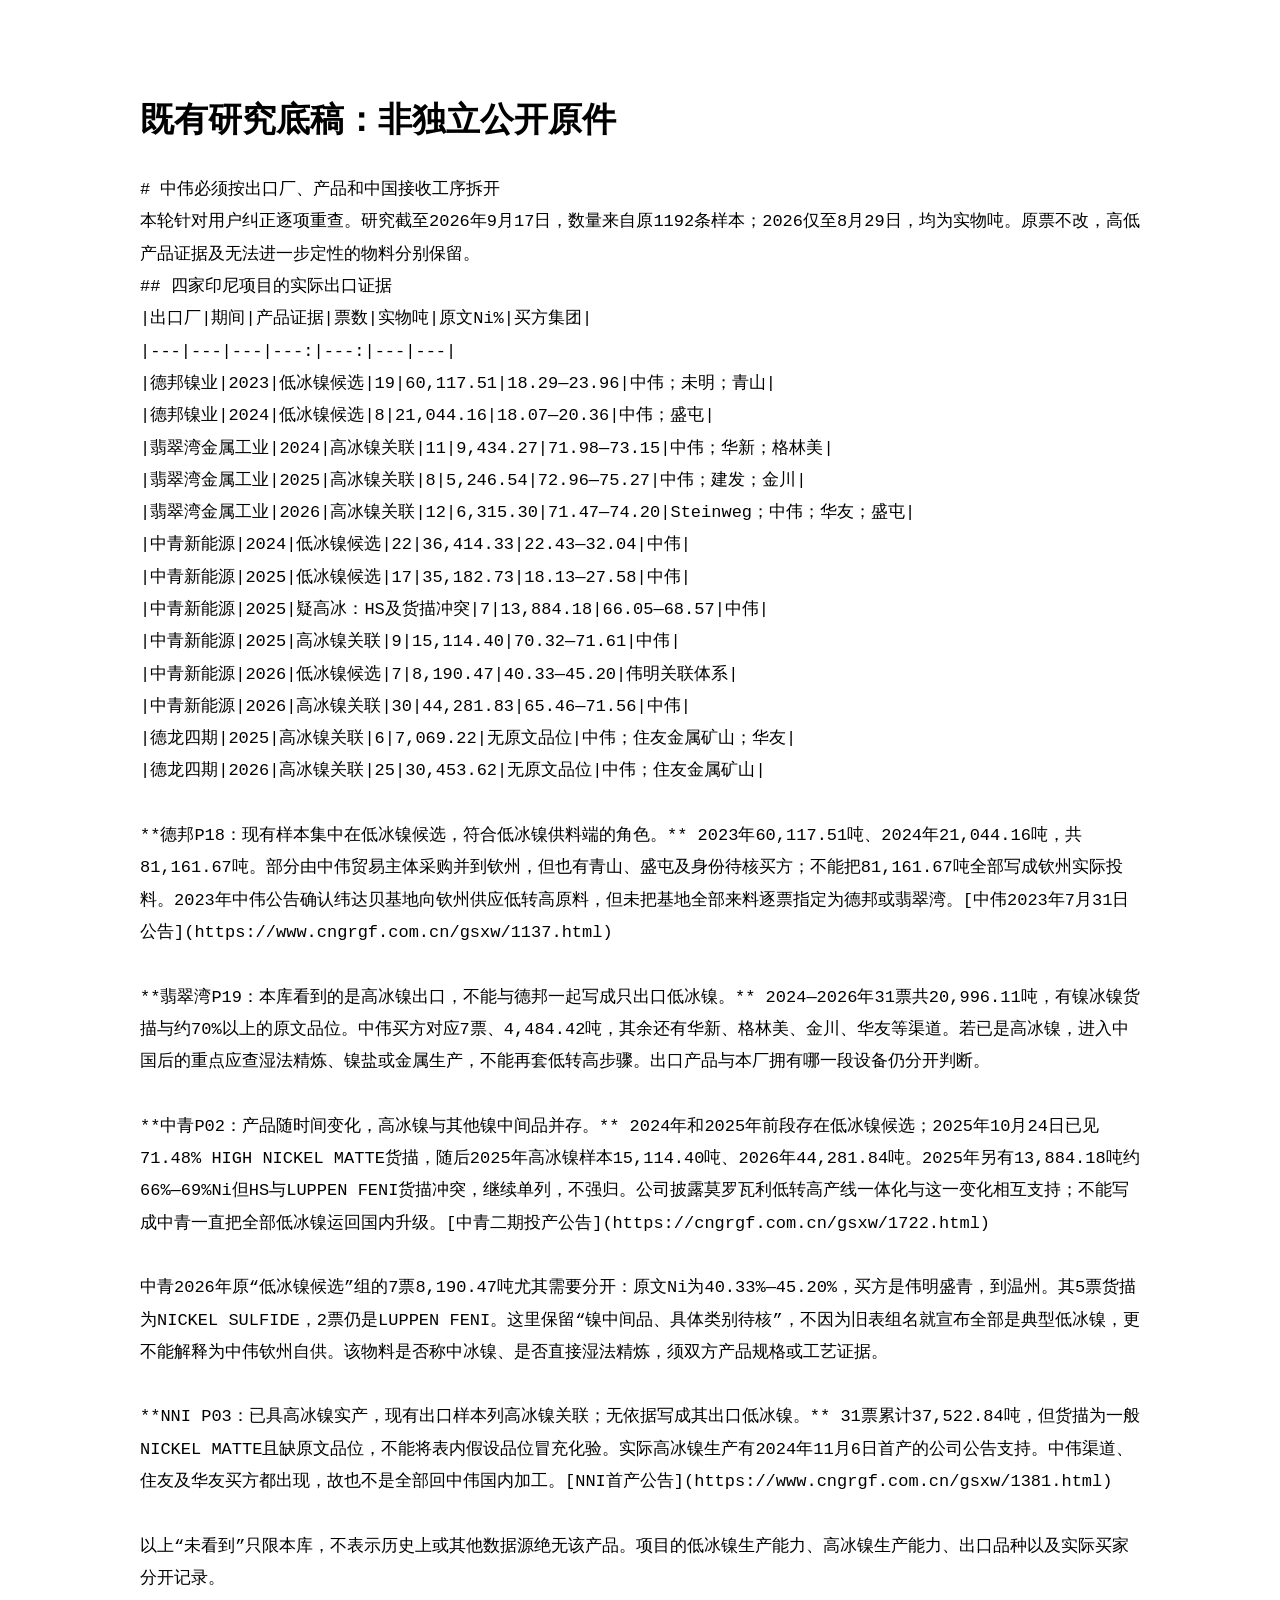
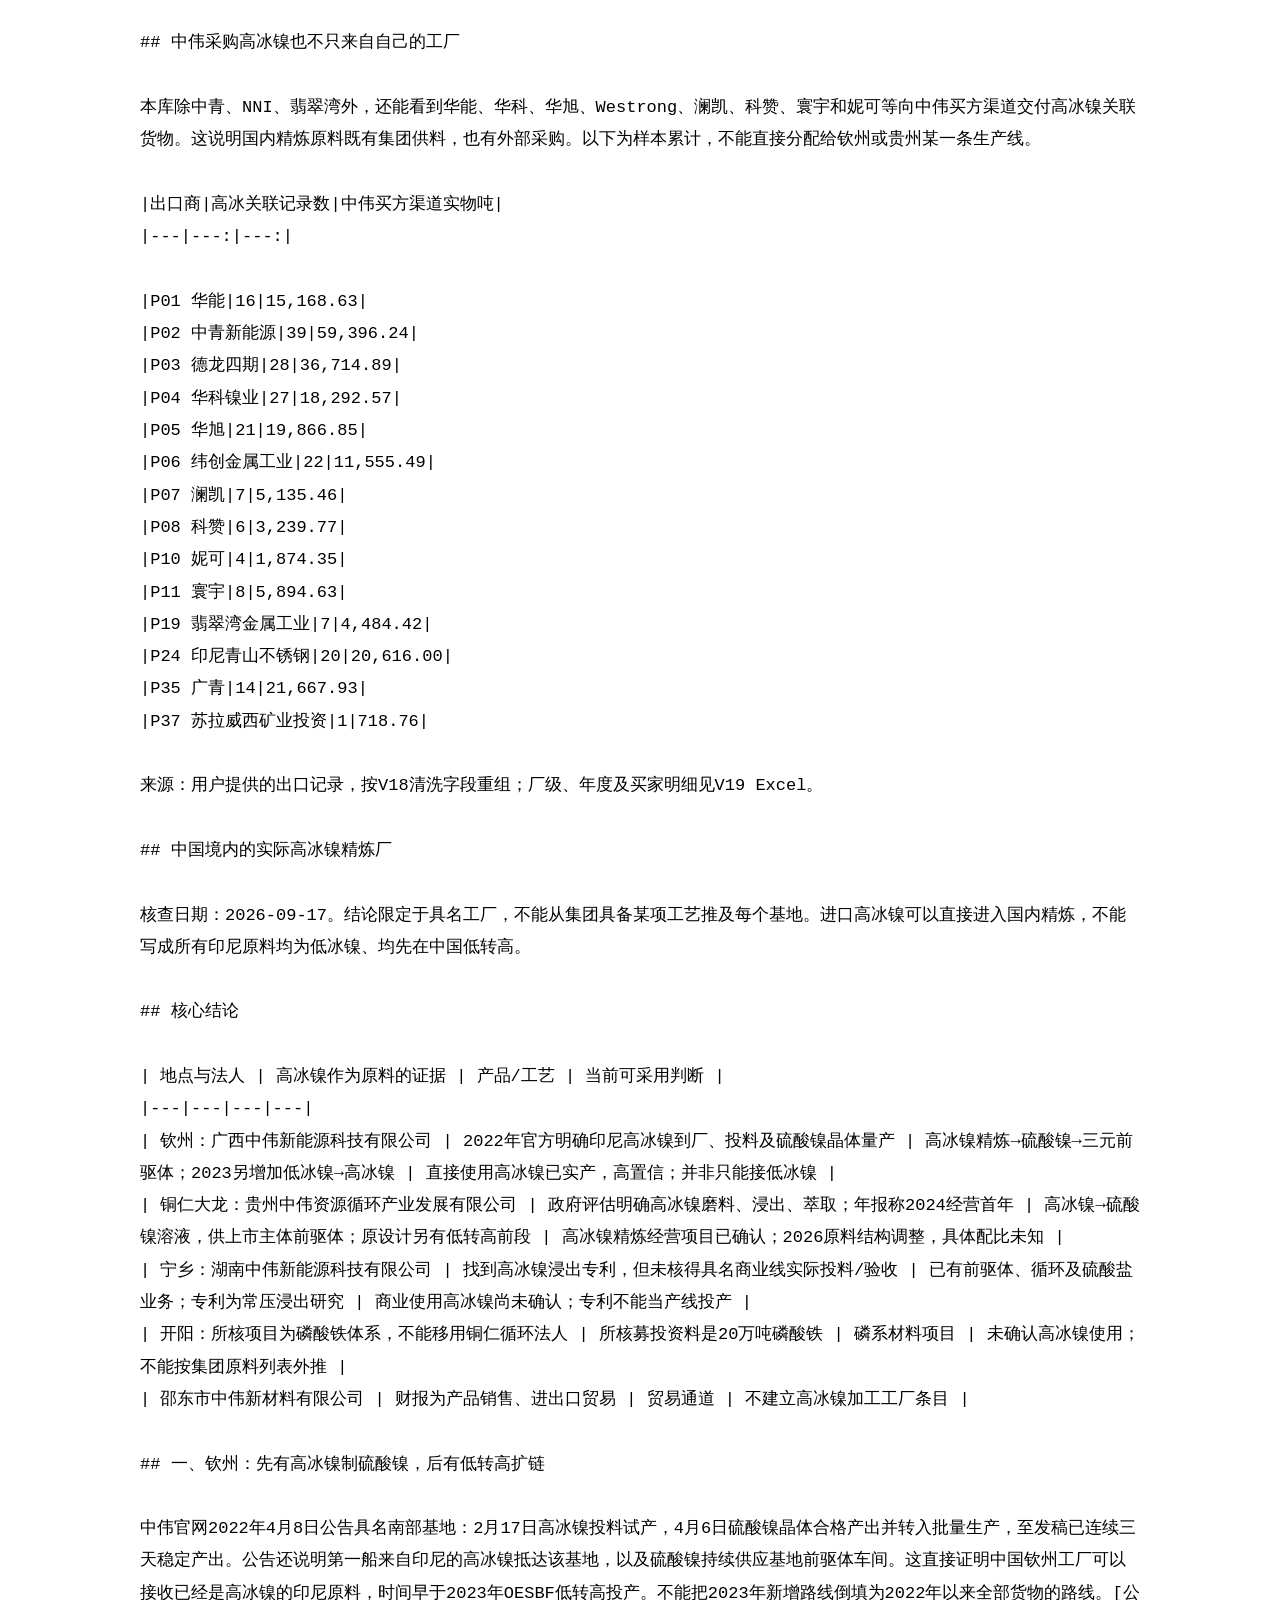
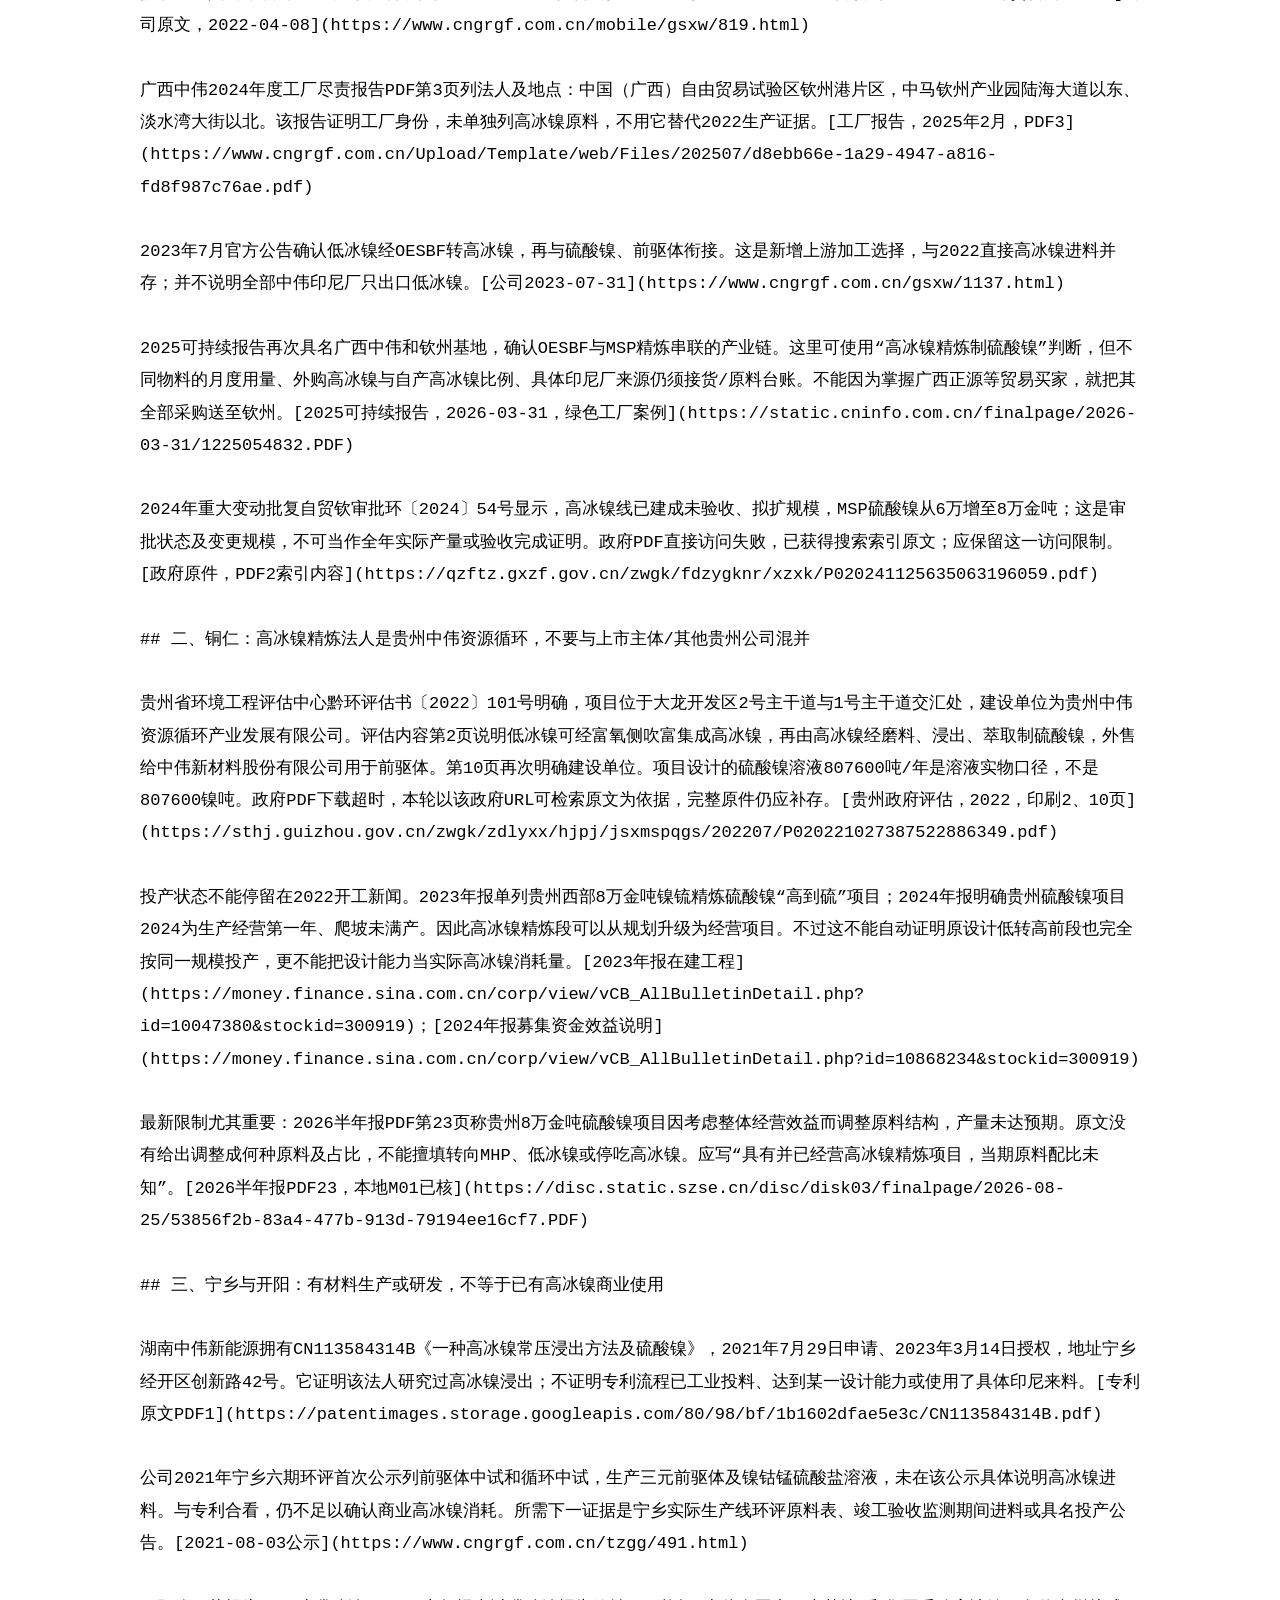
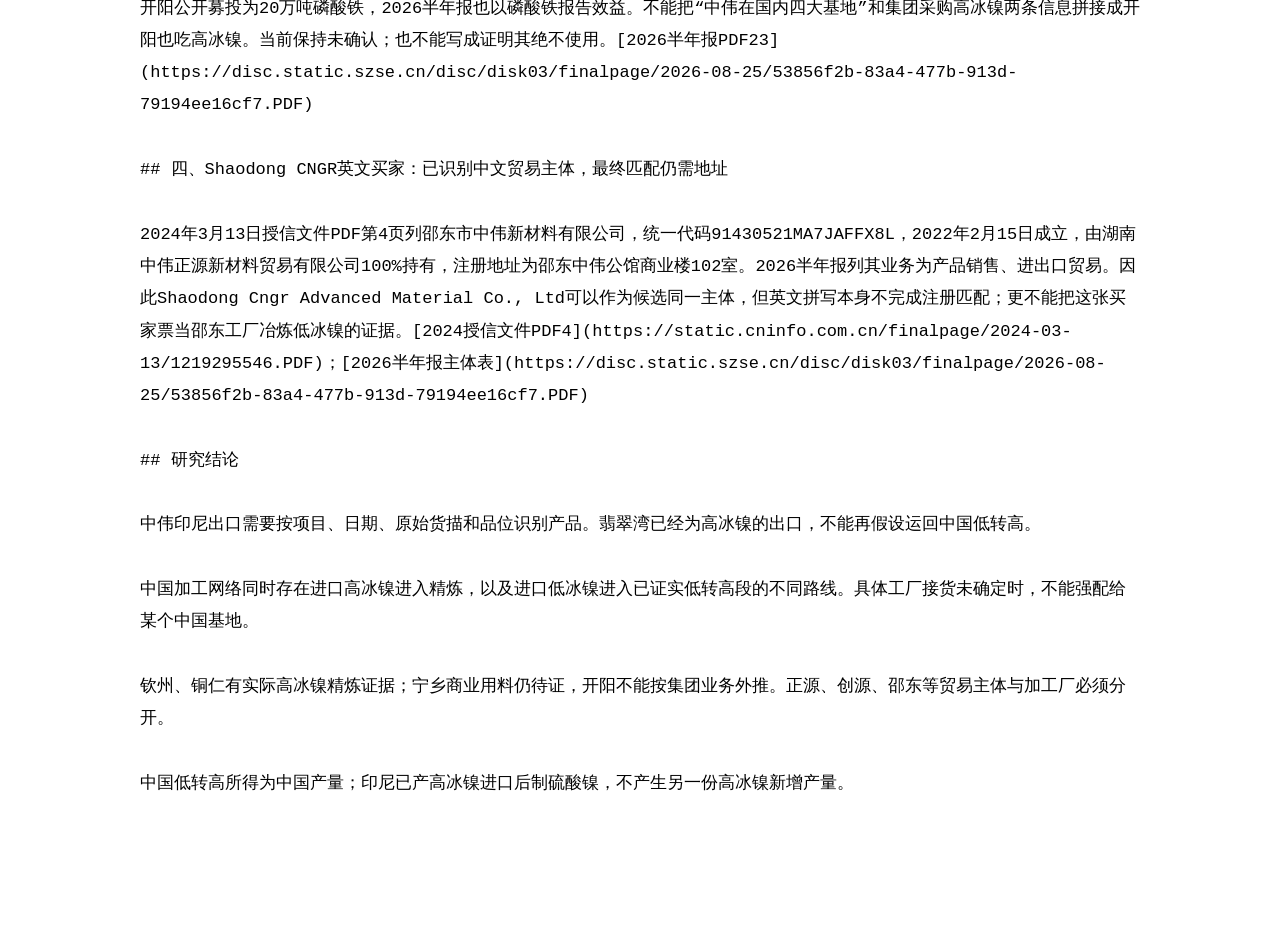
<file: library/npi-note-cngr.html>
<!doctype html><html lang="zh"><meta charset="utf-8"><title>既有研究底稿</title><style>body{max-width:1000px;margin:40px auto;padding:24px;font:17px/1.9 system-ui}pre{white-space:pre-wrap;overflow-wrap:anywhere}</style><h1>既有研究底稿：非独立公开原件</h1><pre># 中伟必须按出口厂、产品和中国接收工序拆开
本轮针对用户纠正逐项重查。研究截至2026年9月17日，数量来自原1192条样本；2026仅至8月29日，均为实物吨。原票不改，高低产品证据及无法进一步定性的物料分别保留。
## 四家印尼项目的实际出口证据
|出口厂|期间|产品证据|票数|实物吨|原文Ni%|买方集团|
|---|---|---|---:|---:|---|---|
|德邦镍业|2023|低冰镍候选|19|60,117.51|18.29—23.96|中伟；未明；青山|
|德邦镍业|2024|低冰镍候选|8|21,044.16|18.07—20.36|中伟；盛屯|
|翡翠湾金属工业|2024|高冰镍关联|11|9,434.27|71.98—73.15|中伟；华新；格林美|
|翡翠湾金属工业|2025|高冰镍关联|8|5,246.54|72.96—75.27|中伟；建发；金川|
|翡翠湾金属工业|2026|高冰镍关联|12|6,315.30|71.47—74.20|Steinweg；中伟；华友；盛屯|
|中青新能源|2024|低冰镍候选|22|36,414.33|22.43—32.04|中伟|
|中青新能源|2025|低冰镍候选|17|35,182.73|18.13—27.58|中伟|
|中青新能源|2025|疑高冰：HS及货描冲突|7|13,884.18|66.05—68.57|中伟|
|中青新能源|2025|高冰镍关联|9|15,114.40|70.32—71.61|中伟|
|中青新能源|2026|低冰镍候选|7|8,190.47|40.33—45.20|伟明关联体系|
|中青新能源|2026|高冰镍关联|30|44,281.83|65.46—71.56|中伟|
|德龙四期|2025|高冰镍关联|6|7,069.22|无原文品位|中伟；住友金属矿山；华友|
|德龙四期|2026|高冰镍关联|25|30,453.62|无原文品位|中伟；住友金属矿山|

**德邦P18：现有样本集中在低冰镍候选，符合低冰镍供料端的角色。** 2023年60,117.51吨、2024年21,044.16吨，共81,161.67吨。部分由中伟贸易主体采购并到钦州，但也有青山、盛屯及身份待核买方；不能把81,161.67吨全部写成钦州实际投料。2023年中伟公告确认纬达贝基地向钦州供应低转高原料，但未把基地全部来料逐票指定为德邦或翡翠湾。[中伟2023年7月31日公告](https://www.cngrgf.com.cn/gsxw/1137.html)

**翡翠湾P19：本库看到的是高冰镍出口，不能与德邦一起写成只出口低冰镍。** 2024—2026年31票共20,996.11吨，有镍冰镍货描与约70%以上的原文品位。中伟买方对应7票、4,484.42吨，其余还有华新、格林美、金川、华友等渠道。若已是高冰镍，进入中国后的重点应查湿法精炼、镍盐或金属生产，不能再套低转高步骤。出口产品与本厂拥有哪一段设备仍分开判断。

**中青P02：产品随时间变化，高冰镍与其他镍中间品并存。** 2024年和2025年前段存在低冰镍候选；2025年10月24日已见71.48% HIGH NICKEL MATTE货描，随后2025年高冰镍样本15,114.40吨、2026年44,281.84吨。2025年另有13,884.18吨约66%—69%Ni但HS与LUPPEN FENI货描冲突，继续单列，不强归。公司披露莫罗瓦利低转高产线一体化与这一变化相互支持；不能写成中青一直把全部低冰镍运回国内升级。[中青二期投产公告](https://cngrgf.com.cn/gsxw/1722.html)

中青2026年原“低冰镍候选”组的7票8,190.47吨尤其需要分开：原文Ni为40.33%—45.20%，买方是伟明盛青，到温州。其5票货描为NICKEL SULFIDE，2票仍是LUPPEN FENI。这里保留“镍中间品、具体类别待核”，不因为旧表组名就宣布全部是典型低冰镍，更不能解释为中伟钦州自供。该物料是否称中冰镍、是否直接湿法精炼，须双方产品规格或工艺证据。

**NNI P03：已具高冰镍实产，现有出口样本列高冰镍关联；无依据写成其出口低冰镍。** 31票累计37,522.84吨，但货描为一般NICKEL MATTE且缺原文品位，不能将表内假设品位冒充化验。实际高冰镍生产有2024年11月6日首产的公司公告支持。中伟渠道、住友及华友买方都出现，故也不是全部回中伟国内加工。[NNI首产公告](https://www.cngrgf.com.cn/gsxw/1381.html)

以上“未看到”只限本库，不表示历史上或其他数据源绝无该产品。项目的低冰镍生产能力、高冰镍生产能力、出口品种以及实际买家分开记录。

## 中伟采购高冰镍也不只来自自己的工厂

本库除中青、NNI、翡翠湾外，还能看到华能、华科、华旭、Westrong、澜凯、科赞、寰宇和妮可等向中伟买方渠道交付高冰镍关联货物。这说明国内精炼原料既有集团供料，也有外部采购。以下为样本累计，不能直接分配给钦州或贵州某一条生产线。

|出口商|高冰关联记录数|中伟买方渠道实物吨|
|---|---:|---:|

|P01 华能|16|15,168.63|
|P02 中青新能源|39|59,396.24|
|P03 德龙四期|28|36,714.89|
|P04 华科镍业|27|18,292.57|
|P05 华旭|21|19,866.85|
|P06 纬创金属工业|22|11,555.49|
|P07 澜凯|7|5,135.46|
|P08 科赞|6|3,239.77|
|P10 妮可|4|1,874.35|
|P11 寰宇|8|5,894.63|
|P19 翡翠湾金属工业|7|4,484.42|
|P24 印尼青山不锈钢|20|20,616.00|
|P35 广青|14|21,667.93|
|P37 苏拉威西矿业投资|1|718.76|

来源：用户提供的出口记录，按V18清洗字段重组；厂级、年度及买家明细见V19 Excel。

## 中国境内的实际高冰镍精炼厂

核查日期：2026-09-17。结论限定于具名工厂，不能从集团具备某项工艺推及每个基地。进口高冰镍可以直接进入国内精炼，不能写成所有印尼原料均为低冰镍、均先在中国低转高。

## 核心结论

| 地点与法人 | 高冰镍作为原料的证据 | 产品/工艺 | 当前可采用判断 |
|---|---|---|---|
| 钦州：广西中伟新能源科技有限公司 | 2022年官方明确印尼高冰镍到厂、投料及硫酸镍晶体量产 | 高冰镍精炼→硫酸镍→三元前驱体；2023另增加低冰镍→高冰镍 | 直接使用高冰镍已实产，高置信；并非只能接低冰镍 |
| 铜仁大龙：贵州中伟资源循环产业发展有限公司 | 政府评估明确高冰镍磨料、浸出、萃取；年报称2024经营首年 | 高冰镍→硫酸镍溶液，供上市主体前驱体；原设计另有低转高前段 | 高冰镍精炼经营项目已确认；2026原料结构调整，具体配比未知 |
| 宁乡：湖南中伟新能源科技有限公司 | 找到高冰镍浸出专利，但未核得具名商业线实际投料/验收 | 已有前驱体、循环及硫酸盐业务；专利为常压浸出研究 | 商业使用高冰镍尚未确认；专利不能当产线投产 |
| 开阳：所核项目为磷酸铁体系，不能移用铜仁循环法人 | 所核募投资料是20万吨磷酸铁 | 磷系材料项目 | 未确认高冰镍使用；不能按集团原料列表外推 |
| 邵东市中伟新材料有限公司 | 财报为产品销售、进出口贸易 | 贸易通道 | 不建立高冰镍加工工厂条目 |

## 一、钦州：先有高冰镍制硫酸镍，后有低转高扩链

中伟官网2022年4月8日公告具名南部基地：2月17日高冰镍投料试产，4月6日硫酸镍晶体合格产出并转入批量生产，至发稿已连续三天稳定产出。公告还说明第一船来自印尼的高冰镍抵达该基地，以及硫酸镍持续供应基地前驱体车间。这直接证明中国钦州工厂可以接收已经是高冰镍的印尼原料，时间早于2023年OESBF低转高投产。不能把2023年新增路线倒填为2022年以来全部货物的路线。[公司原文，2022-04-08](https://www.cngrgf.com.cn/mobile/gsxw/819.html)

广西中伟2024年度工厂尽责报告PDF第3页列法人及地点：中国（广西）自由贸易试验区钦州港片区，中马钦州产业园陆海大道以东、淡水湾大街以北。该报告证明工厂身份，未单独列高冰镍原料，不用它替代2022生产证据。[工厂报告，2025年2月，PDF3](https://www.cngrgf.com.cn/Upload/Template/web/Files/202507/d8ebb66e-1a29-4947-a816-fd8f987c76ae.pdf)

2023年7月官方公告确认低冰镍经OESBF转高冰镍，再与硫酸镍、前驱体衔接。这是新增上游加工选择，与2022直接高冰镍进料并存；并不说明全部中伟印尼厂只出口低冰镍。[公司2023-07-31](https://www.cngrgf.com.cn/gsxw/1137.html)

2025可持续报告再次具名广西中伟和钦州基地，确认OESBF与MSP精炼串联的产业链。这里可使用“高冰镍精炼制硫酸镍”判断，但不同物料的月度用量、外购高冰镍与自产高冰镍比例、具体印尼厂来源仍须接货/原料台账。不能因为掌握广西正源等贸易买家，就把其全部采购送至钦州。[2025可持续报告，2026-03-31，绿色工厂案例](https://static.cninfo.com.cn/finalpage/2026-03-31/1225054832.PDF)

2024年重大变动批复自贸钦审批环〔2024〕54号显示，高冰镍线已建成未验收、拟扩规模，MSP硫酸镍从6万增至8万金吨；这是审批状态及变更规模，不可当作全年实际产量或验收完成证明。政府PDF直接访问失败，已获得搜索索引原文；应保留这一访问限制。[政府原件，PDF2索引内容](https://qzftz.gxzf.gov.cn/zwgk/fdzygknr/xzxk/P020241125635063196059.pdf)

## 二、铜仁：高冰镍精炼法人是贵州中伟资源循环，不要与上市主体/其他贵州公司混并

贵州省环境工程评估中心黔环评估书〔2022〕101号明确，项目位于大龙开发区2号主干道与1号主干道交汇处，建设单位为贵州中伟资源循环产业发展有限公司。评估内容第2页说明低冰镍可经富氧侧吹富集成高冰镍，再由高冰镍经磨料、浸出、萃取制硫酸镍，外售给中伟新材料股份有限公司用于前驱体。第10页再次明确建设单位。项目设计的硫酸镍溶液807600吨/年是溶液实物口径，不是807600镍吨。政府PDF下载超时，本轮以该政府URL可检索原文为依据，完整原件仍应补存。[贵州政府评估，2022，印刷2、10页](https://sthj.guizhou.gov.cn/zwgk/zdlyxx/hjpj/jsxmspqgs/202207/P020221027387522886349.pdf)

投产状态不能停留在2022开工新闻。2023年报单列贵州西部8万金吨镍锍精炼硫酸镍“高到硫”项目；2024年报明确贵州硫酸镍项目2024为生产经营第一年、爬坡未满产。因此高冰镍精炼段可以从规划升级为经营项目。不过这不能自动证明原设计低转高前段也完全按同一规模投产，更不能把设计能力当实际高冰镍消耗量。[2023年报在建工程](https://money.finance.sina.com.cn/corp/view/vCB_AllBulletinDetail.php?id=10047380&amp;stockid=300919)；[2024年报募集资金效益说明](https://money.finance.sina.com.cn/corp/view/vCB_AllBulletinDetail.php?id=10868234&amp;stockid=300919)

最新限制尤其重要：2026半年报PDF第23页称贵州8万金吨硫酸镍项目因考虑整体经营效益而调整原料结构，产量未达预期。原文没有给出调整成何种原料及占比，不能擅填转向MHP、低冰镍或停吃高冰镍。应写“具有并已经营高冰镍精炼项目，当期原料配比未知”。[2026半年报PDF23，本地M01已核](https://disc.static.szse.cn/disc/disk03/finalpage/2026-08-25/53856f2b-83a4-477b-913d-79194ee16cf7.PDF)

## 三、宁乡与开阳：有材料生产或研发，不等于已有高冰镍商业使用

湖南中伟新能源拥有CN113584314B《一种高冰镍常压浸出方法及硫酸镍》，2021年7月29日申请、2023年3月14日授权，地址宁乡经开区创新路42号。它证明该法人研究过高冰镍浸出；不证明专利流程已工业投料、达到某一设计能力或使用了具体印尼来料。[专利原文PDF1](https://patentimages.storage.googleapis.com/80/98/bf/1b1602dfae5e3c/CN113584314B.pdf)

公司2021年宁乡六期环评首次公示列前驱体中试和循环中试，生产三元前驱体及镍钴锰硫酸盐溶液，未在该公示具体说明高冰镍进料。与专利合看，仍不足以确认商业高冰镍消耗。所需下一证据是宁乡实际生产线环评原料表、竣工验收监测期间进料或具名投产公告。[2021-08-03公示](https://www.cngrgf.com.cn/tzgg/491.html)

开阳公开募投为20万吨磷酸铁，2026半年报也以磷酸铁报告效益。不能把“中伟在国内四大基地”和集团采购高冰镍两条信息拼接成开阳也吃高冰镍。当前保持未确认；也不能写成证明其绝不使用。[2026半年报PDF23](https://disc.static.szse.cn/disc/disk03/finalpage/2026-08-25/53856f2b-83a4-477b-913d-79194ee16cf7.PDF)

## 四、Shaodong CNGR英文买家：已识别中文贸易主体，最终匹配仍需地址

2024年3月13日授信文件PDF第4页列邵东市中伟新材料有限公司，统一代码91430521MA7JAFFX8L，2022年2月15日成立，由湖南中伟正源新材料贸易有限公司100%持有，注册地址为邵东中伟公馆商业楼102室。2026半年报列其业务为产品销售、进出口贸易。因此Shaodong Cngr Advanced Material Co., Ltd可以作为候选同一主体，但英文拼写本身不完成注册匹配；更不能把这张买家票当邵东工厂冶炼低冰镍的证据。[2024授信文件PDF4](https://static.cninfo.com.cn/finalpage/2024-03-13/1219295546.PDF)；[2026半年报主体表](https://disc.static.szse.cn/disc/disk03/finalpage/2026-08-25/53856f2b-83a4-477b-913d-79194ee16cf7.PDF)

## 研究结论

中伟印尼出口需要按项目、日期、原始货描和品位识别产品。翡翠湾已经为高冰镍的出口，不能再假设运回中国低转高。

中国加工网络同时存在进口高冰镍进入精炼，以及进口低冰镍进入已证实低转高段的不同路线。具体工厂接货未确定时，不能强配给某个中国基地。

钦州、铜仁有实际高冰镍精炼证据；宁乡商业用料仍待证，开阳不能按集团业务外推。正源、创源、邵东等贸易主体与加工厂必须分开。

中国低转高所得为中国产量；印尼已产高冰镍进口后制硫酸镍，不产生另一份高冰镍新增产量。
</pre></html>
</file>
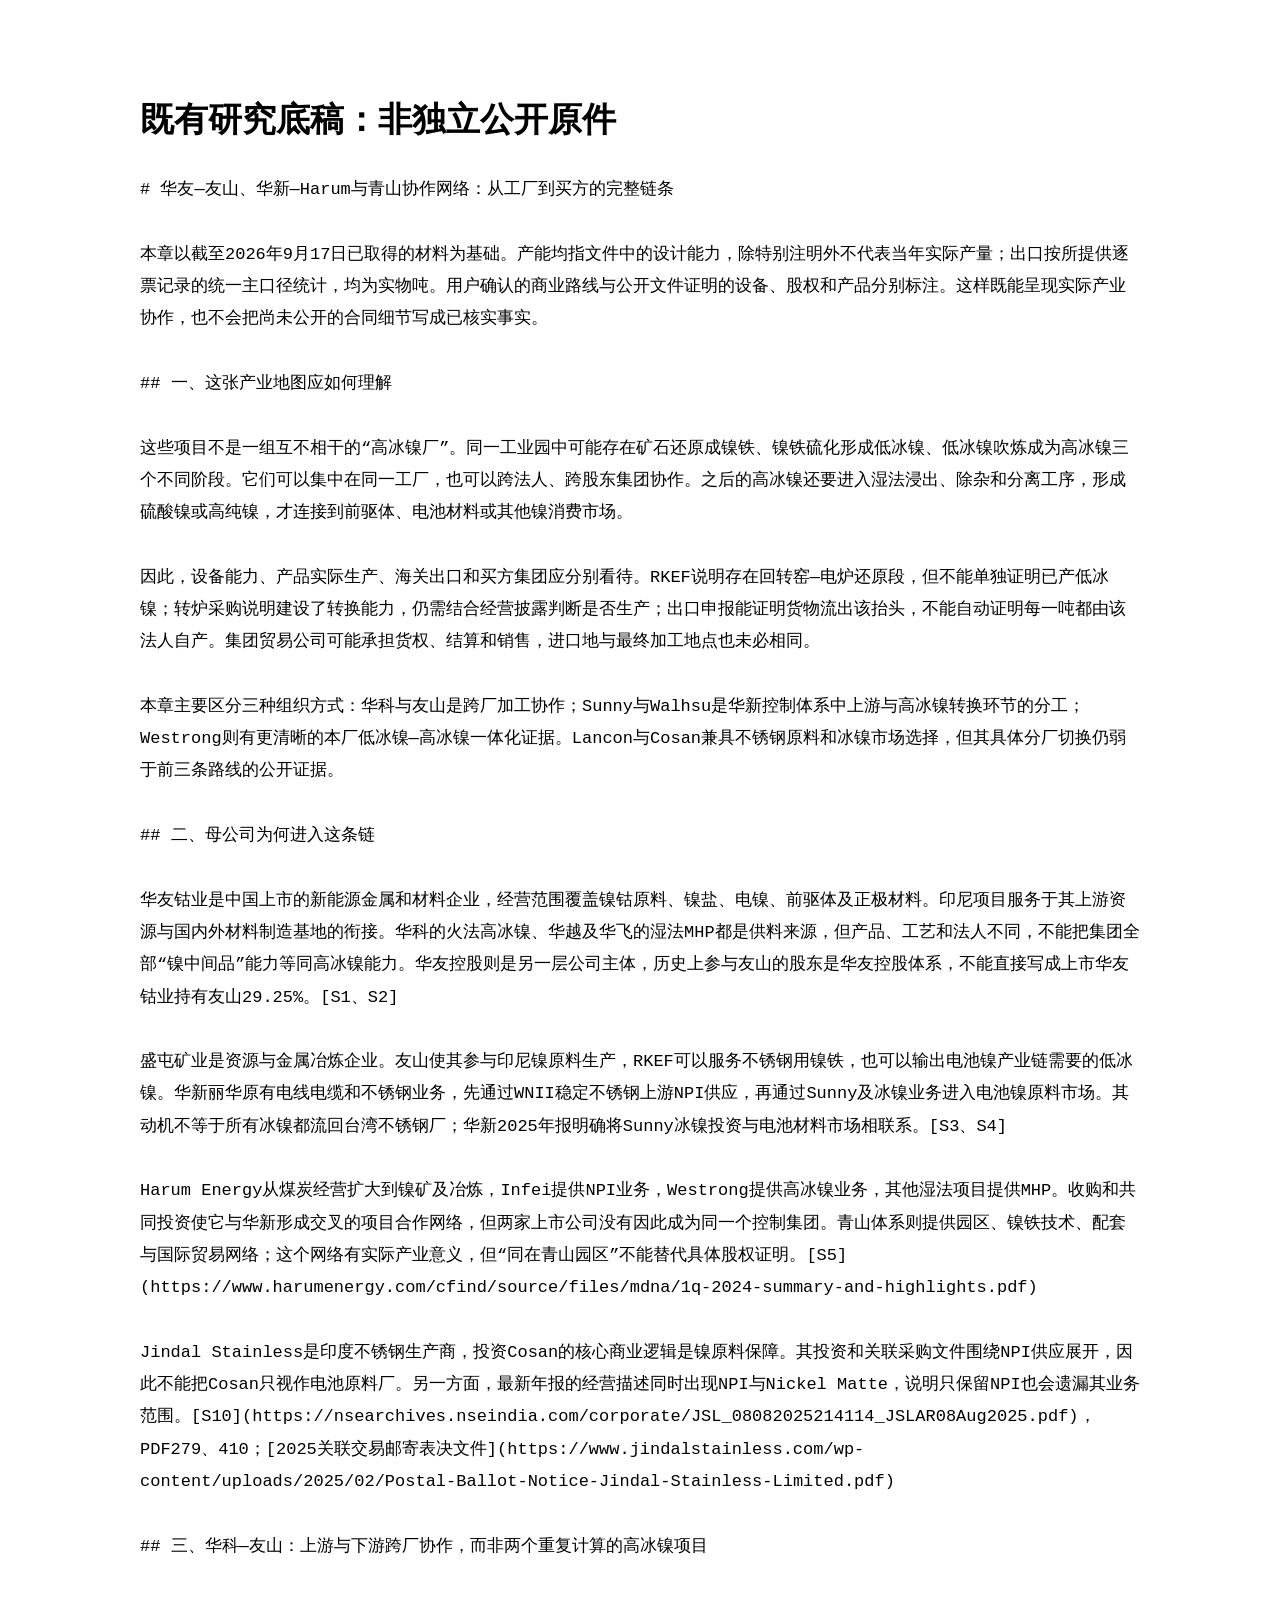
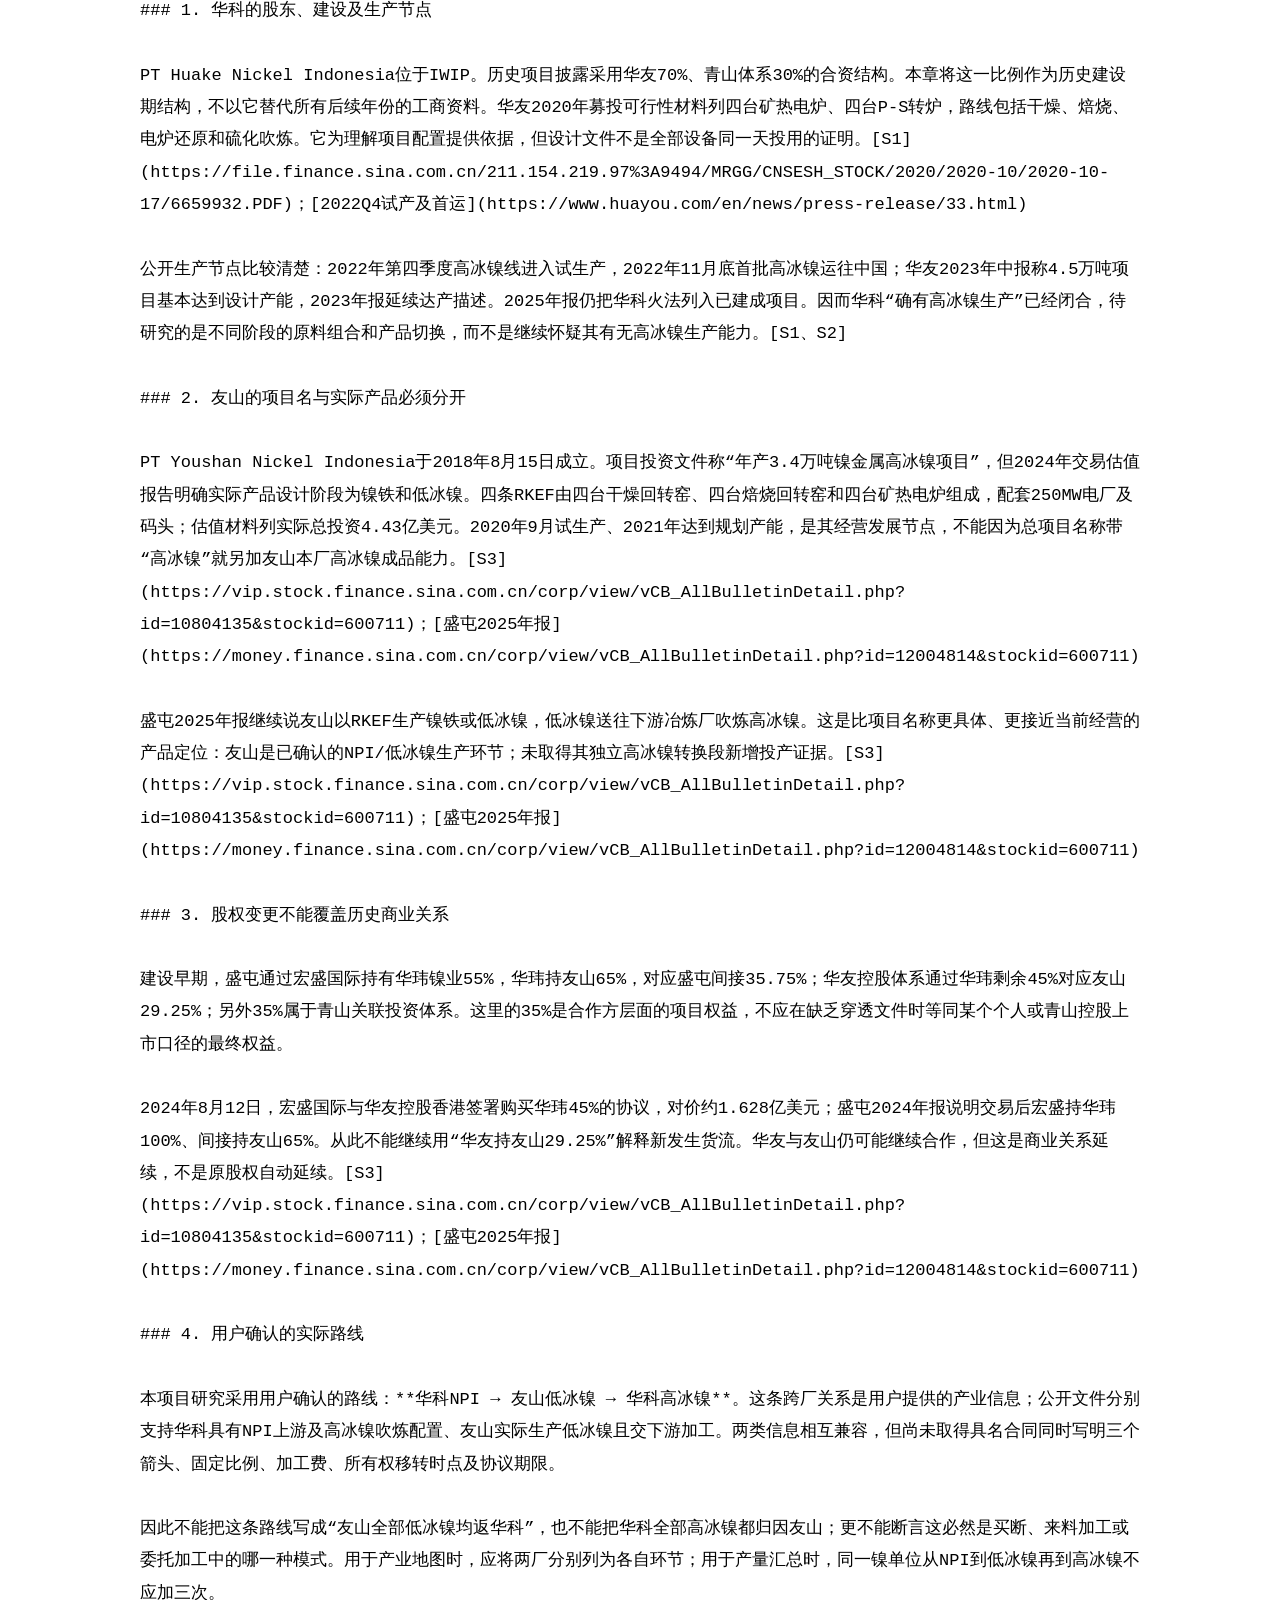
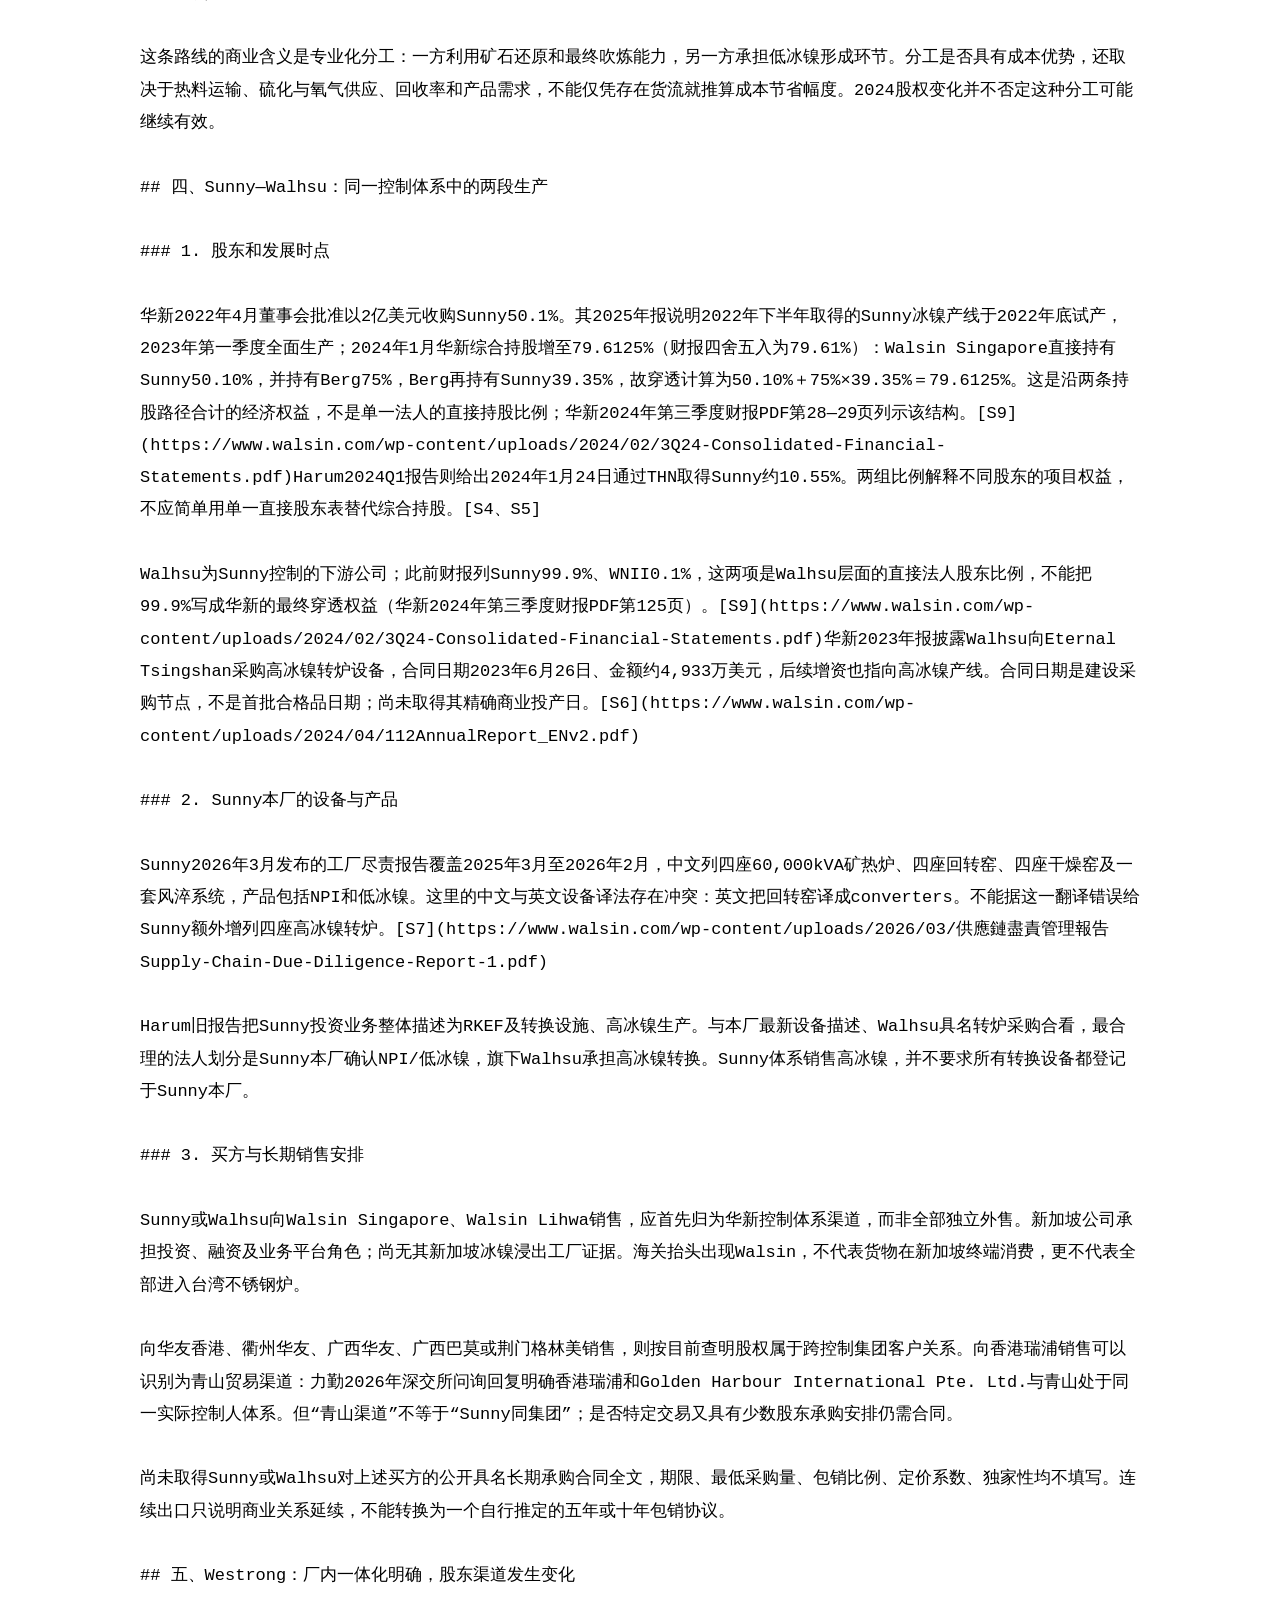
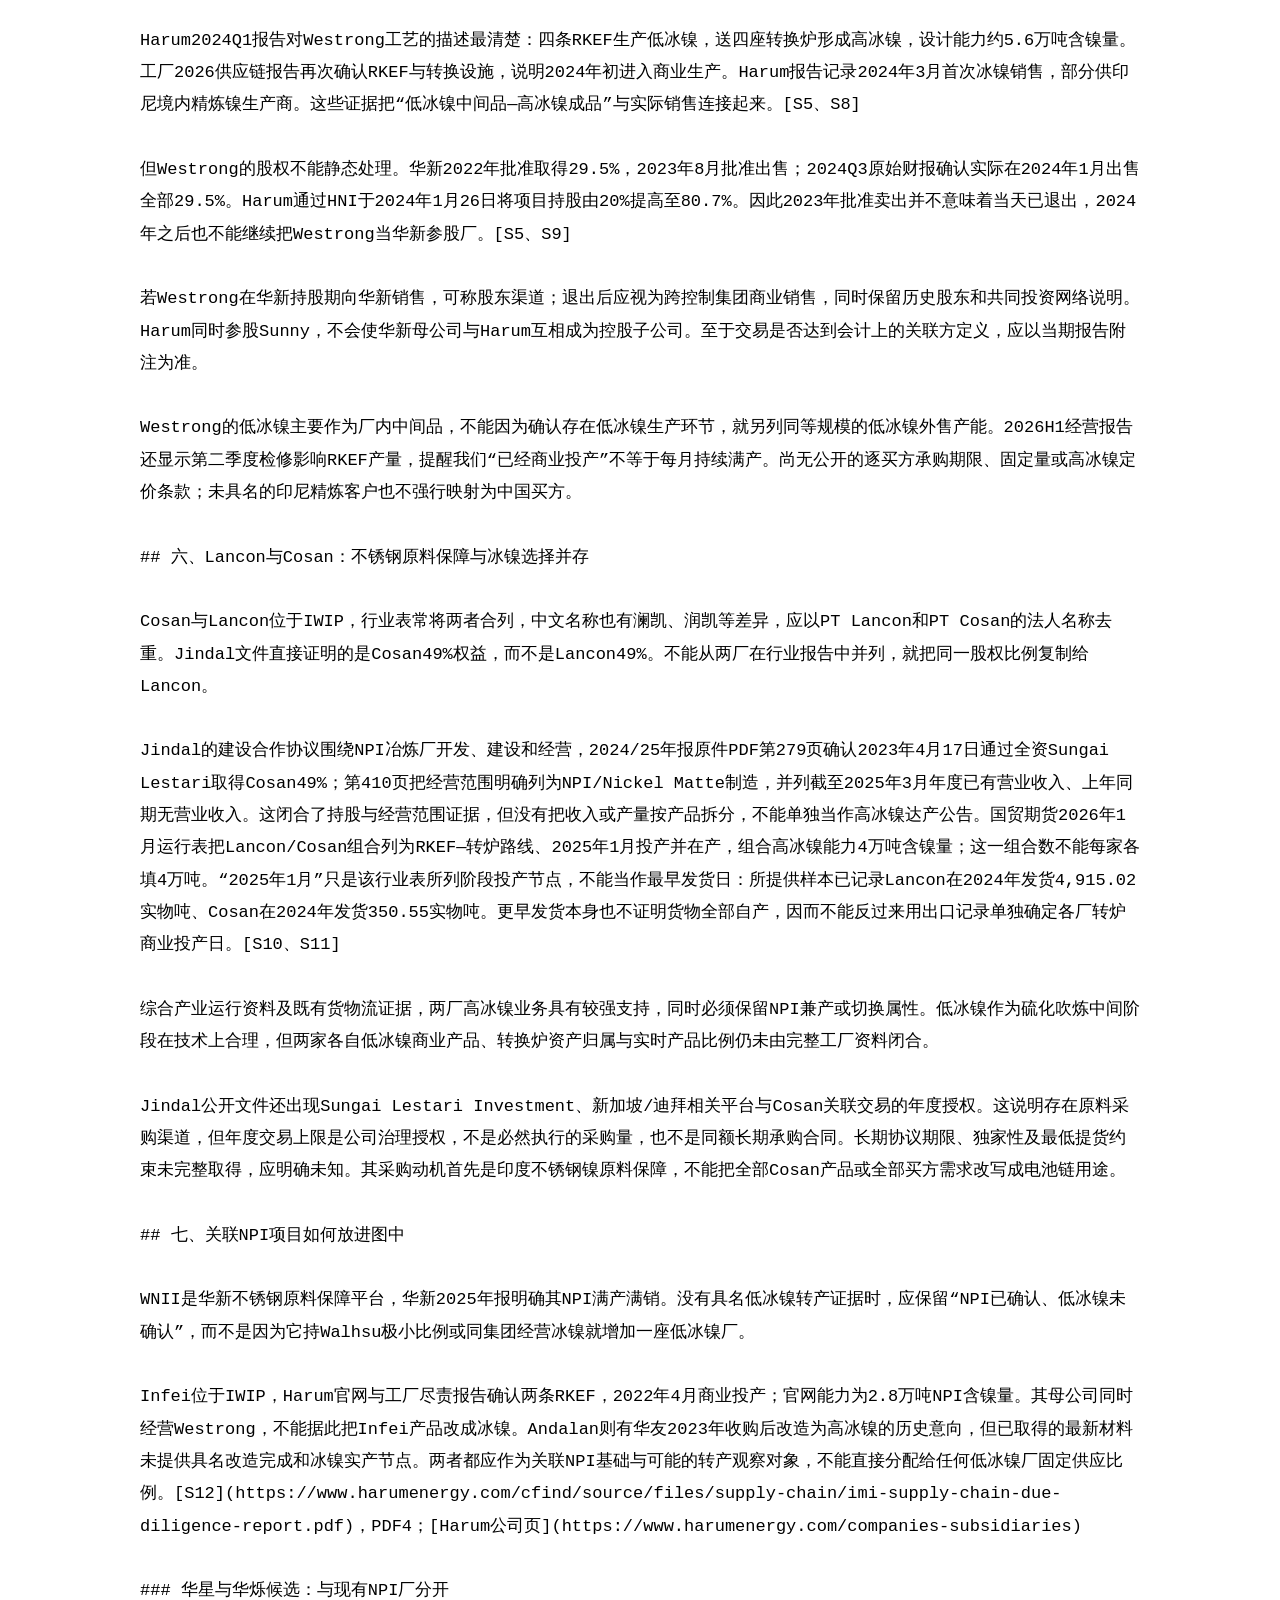
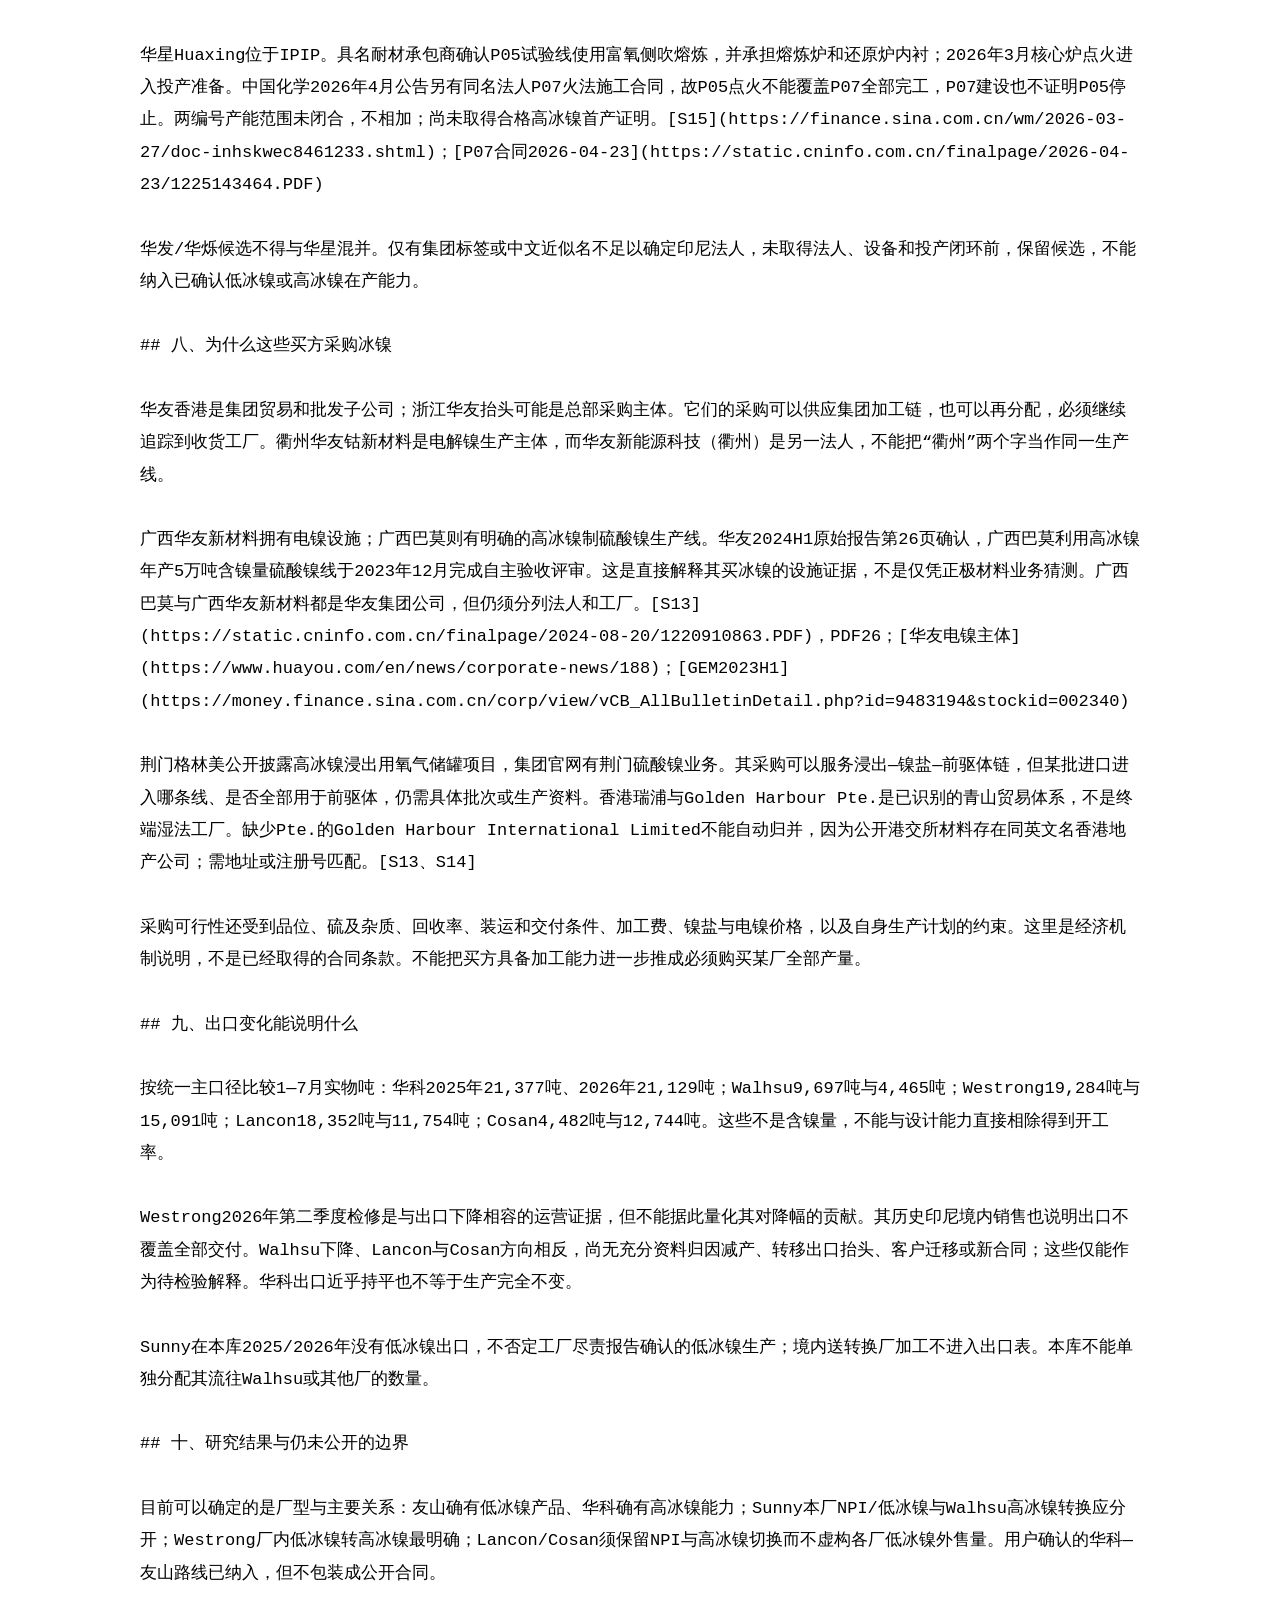
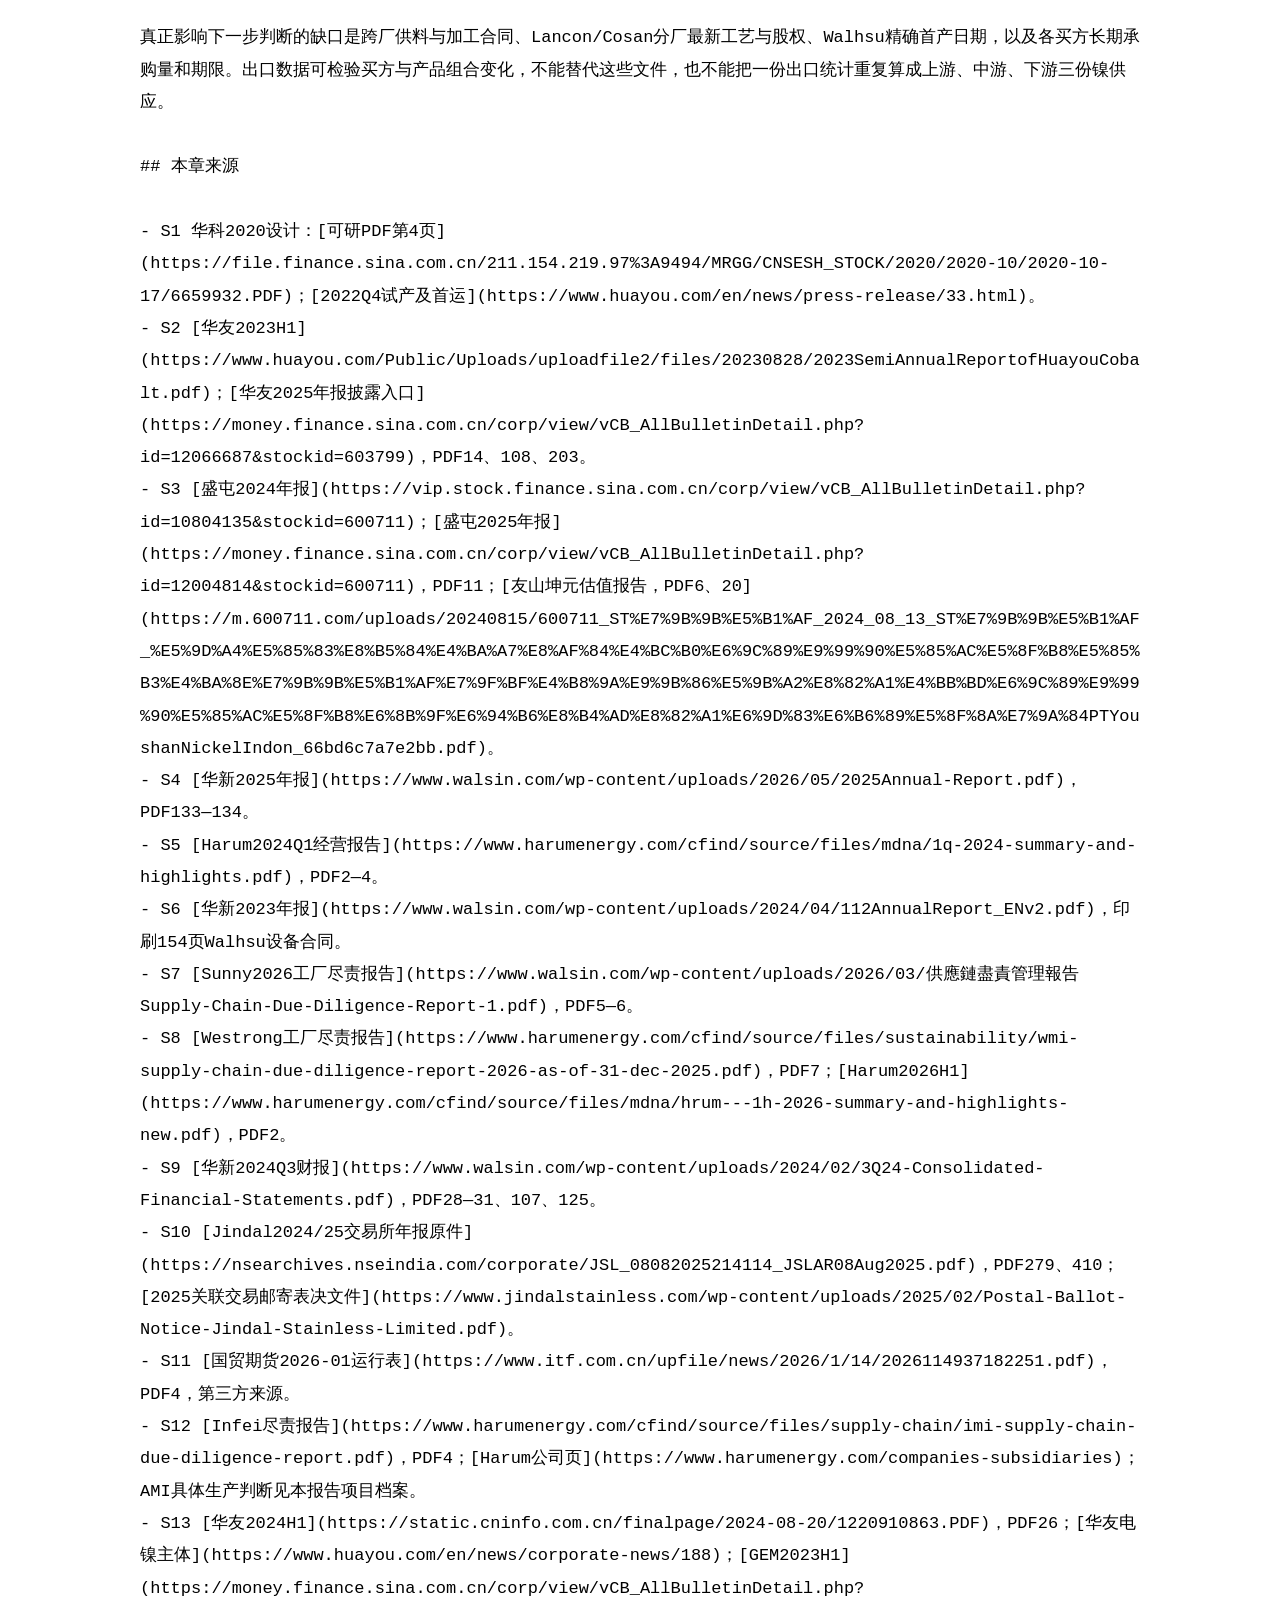
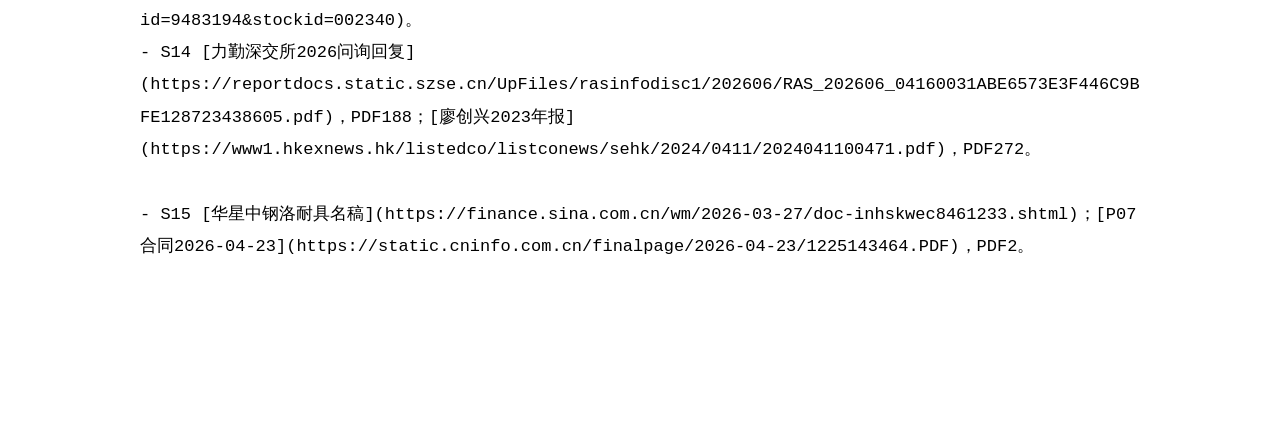
<file: library/npi-note-huayou.html>
<!doctype html><html lang="zh"><meta charset="utf-8"><title>既有研究底稿</title><style>body{max-width:1000px;margin:40px auto;padding:24px;font:17px/1.9 system-ui}pre{white-space:pre-wrap;overflow-wrap:anywhere}</style><h1>既有研究底稿：非独立公开原件</h1><pre># 华友—友山、华新—Harum与青山协作网络：从工厂到买方的完整链条

本章以截至2026年9月17日已取得的材料为基础。产能均指文件中的设计能力，除特别注明外不代表当年实际产量；出口按所提供逐票记录的统一主口径统计，均为实物吨。用户确认的商业路线与公开文件证明的设备、股权和产品分别标注。这样既能呈现实际产业协作，也不会把尚未公开的合同细节写成已核实事实。

## 一、这张产业地图应如何理解

这些项目不是一组互不相干的“高冰镍厂”。同一工业园中可能存在矿石还原成镍铁、镍铁硫化形成低冰镍、低冰镍吹炼成为高冰镍三个不同阶段。它们可以集中在同一工厂，也可以跨法人、跨股东集团协作。之后的高冰镍还要进入湿法浸出、除杂和分离工序，形成硫酸镍或高纯镍，才连接到前驱体、电池材料或其他镍消费市场。

因此，设备能力、产品实际生产、海关出口和买方集团应分别看待。RKEF说明存在回转窑—电炉还原段，但不能单独证明已产低冰镍；转炉采购说明建设了转换能力，仍需结合经营披露判断是否生产；出口申报能证明货物流出该抬头，不能自动证明每一吨都由该法人自产。集团贸易公司可能承担货权、结算和销售，进口地与最终加工地点也未必相同。

本章主要区分三种组织方式：华科与友山是跨厂加工协作；Sunny与Walhsu是华新控制体系中上游与高冰镍转换环节的分工；Westrong则有更清晰的本厂低冰镍—高冰镍一体化证据。Lancon与Cosan兼具不锈钢原料和冰镍市场选择，但其具体分厂切换仍弱于前三条路线的公开证据。

## 二、母公司为何进入这条链

华友钴业是中国上市的新能源金属和材料企业，经营范围覆盖镍钴原料、镍盐、电镍、前驱体及正极材料。印尼项目服务于其上游资源与国内外材料制造基地的衔接。华科的火法高冰镍、华越及华飞的湿法MHP都是供料来源，但产品、工艺和法人不同，不能把集团全部“镍中间品”能力等同高冰镍能力。华友控股则是另一层公司主体，历史上参与友山的股东是华友控股体系，不能直接写成上市华友钴业持有友山29.25%。[S1、S2]

盛屯矿业是资源与金属冶炼企业。友山使其参与印尼镍原料生产，RKEF可以服务不锈钢用镍铁，也可以输出电池镍产业链需要的低冰镍。华新丽华原有电线电缆和不锈钢业务，先通过WNII稳定不锈钢上游NPI供应，再通过Sunny及冰镍业务进入电池镍原料市场。其动机不等于所有冰镍都流回台湾不锈钢厂；华新2025年报明确将Sunny冰镍投资与电池材料市场相联系。[S3、S4]

Harum Energy从煤炭经营扩大到镍矿及冶炼，Infei提供NPI业务，Westrong提供高冰镍业务，其他湿法项目提供MHP。收购和共同投资使它与华新形成交叉的项目合作网络，但两家上市公司没有因此成为同一个控制集团。青山体系则提供园区、镍铁技术、配套与国际贸易网络；这个网络有实际产业意义，但“同在青山园区”不能替代具体股权证明。[S5](https://www.harumenergy.com/cfind/source/files/mdna/1q-2024-summary-and-highlights.pdf)

Jindal Stainless是印度不锈钢生产商，投资Cosan的核心商业逻辑是镍原料保障。其投资和关联采购文件围绕NPI供应展开，因此不能把Cosan只视作电池原料厂。另一方面，最新年报的经营描述同时出现NPI与Nickel Matte，说明只保留NPI也会遗漏其业务范围。[S10](https://nsearchives.nseindia.com/corporate/JSL_08082025214114_JSLAR08Aug2025.pdf)，PDF279、410；[2025关联交易邮寄表决文件](https://www.jindalstainless.com/wp-content/uploads/2025/02/Postal-Ballot-Notice-Jindal-Stainless-Limited.pdf)

## 三、华科—友山：上游与下游跨厂协作，而非两个重复计算的高冰镍项目

### 1. 华科的股东、建设及生产节点

PT Huake Nickel Indonesia位于IWIP。历史项目披露采用华友70%、青山体系30%的合资结构。本章将这一比例作为历史建设期结构，不以它替代所有后续年份的工商资料。华友2020年募投可行性材料列四台矿热电炉、四台P-S转炉，路线包括干燥、焙烧、电炉还原和硫化吹炼。它为理解项目配置提供依据，但设计文件不是全部设备同一天投用的证明。[S1](https://file.finance.sina.com.cn/211.154.219.97%3A9494/MRGG/CNSESH_STOCK/2020/2020-10/2020-10-17/6659932.PDF)；[2022Q4试产及首运](https://www.huayou.com/en/news/press-release/33.html)

公开生产节点比较清楚：2022年第四季度高冰镍线进入试生产，2022年11月底首批高冰镍运往中国；华友2023年中报称4.5万吨项目基本达到设计产能，2023年报延续达产描述。2025年报仍把华科火法列入已建成项目。因而华科“确有高冰镍生产”已经闭合，待研究的是不同阶段的原料组合和产品切换，而不是继续怀疑其有无高冰镍生产能力。[S1、S2]

### 2. 友山的项目名与实际产品必须分开

PT Youshan Nickel Indonesia于2018年8月15日成立。项目投资文件称“年产3.4万吨镍金属高冰镍项目”，但2024年交易估值报告明确实际产品设计阶段为镍铁和低冰镍。四条RKEF由四台干燥回转窑、四台焙烧回转窑和四台矿热电炉组成，配套250MW电厂及码头；估值材料列实际总投资4.43亿美元。2020年9月试生产、2021年达到规划产能，是其经营发展节点，不能因为总项目名称带“高冰镍”就另加友山本厂高冰镍成品能力。[S3](https://vip.stock.finance.sina.com.cn/corp/view/vCB_AllBulletinDetail.php?id=10804135&amp;stockid=600711)；[盛屯2025年报](https://money.finance.sina.com.cn/corp/view/vCB_AllBulletinDetail.php?id=12004814&amp;stockid=600711)

盛屯2025年报继续说友山以RKEF生产镍铁或低冰镍，低冰镍送往下游冶炼厂吹炼高冰镍。这是比项目名称更具体、更接近当前经营的产品定位：友山是已确认的NPI/低冰镍生产环节；未取得其独立高冰镍转换段新增投产证据。[S3](https://vip.stock.finance.sina.com.cn/corp/view/vCB_AllBulletinDetail.php?id=10804135&amp;stockid=600711)；[盛屯2025年报](https://money.finance.sina.com.cn/corp/view/vCB_AllBulletinDetail.php?id=12004814&amp;stockid=600711)

### 3. 股权变更不能覆盖历史商业关系

建设早期，盛屯通过宏盛国际持有华玮镍业55%，华玮持友山65%，对应盛屯间接35.75%；华友控股体系通过华玮剩余45%对应友山29.25%；另外35%属于青山关联投资体系。这里的35%是合作方层面的项目权益，不应在缺乏穿透文件时等同某个个人或青山控股上市口径的最终权益。

2024年8月12日，宏盛国际与华友控股香港签署购买华玮45%的协议，对价约1.628亿美元；盛屯2024年报说明交易后宏盛持华玮100%、间接持友山65%。从此不能继续用“华友持友山29.25%”解释新发生货流。华友与友山仍可能继续合作，但这是商业关系延续，不是原股权自动延续。[S3](https://vip.stock.finance.sina.com.cn/corp/view/vCB_AllBulletinDetail.php?id=10804135&amp;stockid=600711)；[盛屯2025年报](https://money.finance.sina.com.cn/corp/view/vCB_AllBulletinDetail.php?id=12004814&amp;stockid=600711)

### 4. 用户确认的实际路线

本项目研究采用用户确认的路线：**华科NPI → 友山低冰镍 → 华科高冰镍**。这条跨厂关系是用户提供的产业信息；公开文件分别支持华科具有NPI上游及高冰镍吹炼配置、友山实际生产低冰镍且交下游加工。两类信息相互兼容，但尚未取得具名合同同时写明三个箭头、固定比例、加工费、所有权移转时点及协议期限。

因此不能把这条路线写成“友山全部低冰镍均返华科”，也不能把华科全部高冰镍都归因友山；更不能断言这必然是买断、来料加工或委托加工中的哪一种模式。用于产业地图时，应将两厂分别列为各自环节；用于产量汇总时，同一镍单位从NPI到低冰镍再到高冰镍不应加三次。

这条路线的商业含义是专业化分工：一方利用矿石还原和最终吹炼能力，另一方承担低冰镍形成环节。分工是否具有成本优势，还取决于热料运输、硫化与氧气供应、回收率和产品需求，不能仅凭存在货流就推算成本节省幅度。2024股权变化并不否定这种分工可能继续有效。

## 四、Sunny—Walhsu：同一控制体系中的两段生产

### 1. 股东和发展时点

华新2022年4月董事会批准以2亿美元收购Sunny50.1%。其2025年报说明2022年下半年取得的Sunny冰镍产线于2022年底试产，2023年第一季度全面生产；2024年1月华新综合持股增至79.6125%（财报四舍五入为79.61%）：Walsin Singapore直接持有Sunny50.10%，并持有Berg75%，Berg再持有Sunny39.35%，故穿透计算为50.10%＋75%×39.35%＝79.6125%。这是沿两条持股路径合计的经济权益，不是单一法人的直接持股比例；华新2024年第三季度财报PDF第28—29页列示该结构。[S9](https://www.walsin.com/wp-content/uploads/2024/02/3Q24-Consolidated-Financial-Statements.pdf)Harum2024Q1报告则给出2024年1月24日通过THN取得Sunny约10.55%。两组比例解释不同股东的项目权益，不应简单用单一直接股东表替代综合持股。[S4、S5]

Walhsu为Sunny控制的下游公司；此前财报列Sunny99.9%、WNII0.1%，这两项是Walhsu层面的直接法人股东比例，不能把99.9%写成华新的最终穿透权益（华新2024年第三季度财报PDF第125页）。[S9](https://www.walsin.com/wp-content/uploads/2024/02/3Q24-Consolidated-Financial-Statements.pdf)华新2023年报披露Walhsu向Eternal Tsingshan采购高冰镍转炉设备，合同日期2023年6月26日、金额约4,933万美元，后续增资也指向高冰镍产线。合同日期是建设采购节点，不是首批合格品日期；尚未取得其精确商业投产日。[S6](https://www.walsin.com/wp-content/uploads/2024/04/112AnnualReport_ENv2.pdf)

### 2. Sunny本厂的设备与产品

Sunny2026年3月发布的工厂尽责报告覆盖2025年3月至2026年2月，中文列四座60,000kVA矿热炉、四座回转窑、四座干燥窑及一套风淬系统，产品包括NPI和低冰镍。这里的中文与英文设备译法存在冲突：英文把回转窑译成converters。不能据这一翻译错误给Sunny额外增列四座高冰镍转炉。[S7](https://www.walsin.com/wp-content/uploads/2026/03/供應鏈盡責管理報告Supply-Chain-Due-Diligence-Report-1.pdf)

Harum旧报告把Sunny投资业务整体描述为RKEF及转换设施、高冰镍生产。与本厂最新设备描述、Walhsu具名转炉采购合看，最合理的法人划分是Sunny本厂确认NPI/低冰镍，旗下Walhsu承担高冰镍转换。Sunny体系销售高冰镍，并不要求所有转换设备都登记于Sunny本厂。

### 3. 买方与长期销售安排

Sunny或Walhsu向Walsin Singapore、Walsin Lihwa销售，应首先归为华新控制体系渠道，而非全部独立外售。新加坡公司承担投资、融资及业务平台角色；尚无其新加坡冰镍浸出工厂证据。海关抬头出现Walsin，不代表货物在新加坡终端消费，更不代表全部进入台湾不锈钢炉。

向华友香港、衢州华友、广西华友、广西巴莫或荆门格林美销售，则按目前查明股权属于跨控制集团客户关系。向香港瑞浦销售可以识别为青山贸易渠道：力勤2026年深交所问询回复明确香港瑞浦和Golden Harbour International Pte. Ltd.与青山处于同一实际控制人体系。但“青山渠道”不等于“Sunny同集团”；是否特定交易又具有少数股东承购安排仍需合同。

尚未取得Sunny或Walhsu对上述买方的公开具名长期承购合同全文，期限、最低采购量、包销比例、定价系数、独家性均不填写。连续出口只说明商业关系延续，不能转换为一个自行推定的五年或十年包销协议。

## 五、Westrong：厂内一体化明确，股东渠道发生变化

Harum2024Q1报告对Westrong工艺的描述最清楚：四条RKEF生产低冰镍，送四座转换炉形成高冰镍，设计能力约5.6万吨含镍量。工厂2026供应链报告再次确认RKEF与转换设施，说明2024年初进入商业生产。Harum报告记录2024年3月首次冰镍销售，部分供印尼境内精炼镍生产商。这些证据把“低冰镍中间品—高冰镍成品”与实际销售连接起来。[S5、S8]

但Westrong的股权不能静态处理。华新2022年批准取得29.5%，2023年8月批准出售；2024Q3原始财报确认实际在2024年1月出售全部29.5%。Harum通过HNI于2024年1月26日将项目持股由20%提高至80.7%。因此2023年批准卖出并不意味着当天已退出，2024年之后也不能继续把Westrong当华新参股厂。[S5、S9]

若Westrong在华新持股期向华新销售，可称股东渠道；退出后应视为跨控制集团商业销售，同时保留历史股东和共同投资网络说明。Harum同时参股Sunny，不会使华新母公司与Harum互相成为控股子公司。至于交易是否达到会计上的关联方定义，应以当期报告附注为准。

Westrong的低冰镍主要作为厂内中间品，不能因为确认存在低冰镍生产环节，就另列同等规模的低冰镍外售产能。2026H1经营报告还显示第二季度检修影响RKEF产量，提醒我们“已经商业投产”不等于每月持续满产。尚无公开的逐买方承购期限、固定量或高冰镍定价条款；未具名的印尼精炼客户也不强行映射为中国买方。

## 六、Lancon与Cosan：不锈钢原料保障与冰镍选择并存

Cosan与Lancon位于IWIP，行业表常将两者合列，中文名称也有澜凯、润凯等差异，应以PT Lancon和PT Cosan的法人名称去重。Jindal文件直接证明的是Cosan49%权益，而不是Lancon49%。不能从两厂在行业报告中并列，就把同一股权比例复制给Lancon。

Jindal的建设合作协议围绕NPI冶炼厂开发、建设和经营，2024/25年报原件PDF第279页确认2023年4月17日通过全资Sungai Lestari取得Cosan49%；第410页把经营范围明确列为NPI/Nickel Matte制造，并列截至2025年3月年度已有营业收入、上年同期无营业收入。这闭合了持股与经营范围证据，但没有把收入或产量按产品拆分，不能单独当作高冰镍达产公告。国贸期货2026年1月运行表把Lancon/Cosan组合列为RKEF—转炉路线、2025年1月投产并在产，组合高冰镍能力4万吨含镍量；这一组合数不能每家各填4万吨。“2025年1月”只是该行业表所列阶段投产节点，不能当作最早发货日：所提供样本已记录Lancon在2024年发货4,915.02实物吨、Cosan在2024年发货350.55实物吨。更早发货本身也不证明货物全部自产，因而不能反过来用出口记录单独确定各厂转炉商业投产日。[S10、S11]

综合产业运行资料及既有货物流证据，两厂高冰镍业务具有较强支持，同时必须保留NPI兼产或切换属性。低冰镍作为硫化吹炼中间阶段在技术上合理，但两家各自低冰镍商业产品、转换炉资产归属与实时产品比例仍未由完整工厂资料闭合。

Jindal公开文件还出现Sungai Lestari Investment、新加坡/迪拜相关平台与Cosan关联交易的年度授权。这说明存在原料采购渠道，但年度交易上限是公司治理授权，不是必然执行的采购量，也不是同额长期承购合同。长期协议期限、独家性及最低提货约束未完整取得，应明确未知。其采购动机首先是印度不锈钢镍原料保障，不能把全部Cosan产品或全部买方需求改写成电池链用途。

## 七、关联NPI项目如何放进图中

WNII是华新不锈钢原料保障平台，华新2025年报明确其NPI满产满销。没有具名低冰镍转产证据时，应保留“NPI已确认、低冰镍未确认”，而不是因为它持Walhsu极小比例或同集团经营冰镍就增加一座低冰镍厂。

Infei位于IWIP，Harum官网与工厂尽责报告确认两条RKEF，2022年4月商业投产；官网能力为2.8万吨NPI含镍量。其母公司同时经营Westrong，不能据此把Infei产品改成冰镍。Andalan则有华友2023年收购后改造为高冰镍的历史意向，但已取得的最新材料未提供具名改造完成和冰镍实产节点。两者都应作为关联NPI基础与可能的转产观察对象，不能直接分配给任何低冰镍厂固定供应比例。[S12](https://www.harumenergy.com/cfind/source/files/supply-chain/imi-supply-chain-due-diligence-report.pdf)，PDF4；[Harum公司页](https://www.harumenergy.com/companies-subsidiaries)

### 华星与华烁候选：与现有NPI厂分开

华星Huaxing位于IPIP。具名耐材承包商确认P05试验线使用富氧侧吹熔炼，并承担熔炼炉和还原炉内衬；2026年3月核心炉点火进入投产准备。中国化学2026年4月公告另有同名法人P07火法施工合同，故P05点火不能覆盖P07全部完工，P07建设也不证明P05停止。两编号产能范围未闭合，不相加；尚未取得合格高冰镍首产证明。[S15](https://finance.sina.com.cn/wm/2026-03-27/doc-inhskwec8461233.shtml)；[P07合同2026-04-23](https://static.cninfo.com.cn/finalpage/2026-04-23/1225143464.PDF)

华发/华烁候选不得与华星混并。仅有集团标签或中文近似名不足以确定印尼法人，未取得法人、设备和投产闭环前，保留候选，不能纳入已确认低冰镍或高冰镍在产能力。

## 八、为什么这些买方采购冰镍

华友香港是集团贸易和批发子公司；浙江华友抬头可能是总部采购主体。它们的采购可以供应集团加工链，也可以再分配，必须继续追踪到收货工厂。衢州华友钴新材料是电解镍生产主体，而华友新能源科技（衢州）是另一法人，不能把“衢州”两个字当作同一生产线。

广西华友新材料拥有电镍设施；广西巴莫则有明确的高冰镍制硫酸镍生产线。华友2024H1原始报告第26页确认，广西巴莫利用高冰镍年产5万吨含镍量硫酸镍线于2023年12月完成自主验收评审。这是直接解释其买冰镍的设施证据，不是仅凭正极材料业务猜测。广西巴莫与广西华友新材料都是华友集团公司，但仍须分列法人和工厂。[S13](https://static.cninfo.com.cn/finalpage/2024-08-20/1220910863.PDF)，PDF26；[华友电镍主体](https://www.huayou.com/en/news/corporate-news/188)；[GEM2023H1](https://money.finance.sina.com.cn/corp/view/vCB_AllBulletinDetail.php?id=9483194&amp;stockid=002340)

荆门格林美公开披露高冰镍浸出用氧气储罐项目，集团官网有荆门硫酸镍业务。其采购可以服务浸出—镍盐—前驱体链，但某批进口进入哪条线、是否全部用于前驱体，仍需具体批次或生产资料。香港瑞浦与Golden Harbour Pte.是已识别的青山贸易体系，不是终端湿法工厂。缺少Pte.的Golden Harbour International Limited不能自动归并，因为公开港交所材料存在同英文名香港地产公司；需地址或注册号匹配。[S13、S14]

采购可行性还受到品位、硫及杂质、回收率、装运和交付条件、加工费、镍盐与电镍价格，以及自身生产计划的约束。这里是经济机制说明，不是已经取得的合同条款。不能把买方具备加工能力进一步推成必须购买某厂全部产量。

## 九、出口变化能说明什么

按统一主口径比较1—7月实物吨：华科2025年21,377吨、2026年21,129吨；Walhsu9,697吨与4,465吨；Westrong19,284吨与15,091吨；Lancon18,352吨与11,754吨；Cosan4,482吨与12,744吨。这些不是含镍量，不能与设计能力直接相除得到开工率。

Westrong2026年第二季度检修是与出口下降相容的运营证据，但不能据此量化其对降幅的贡献。其历史印尼境内销售也说明出口不覆盖全部交付。Walhsu下降、Lancon与Cosan方向相反，尚无充分资料归因减产、转移出口抬头、客户迁移或新合同；这些仅能作为待检验解释。华科出口近乎持平也不等于生产完全不变。

Sunny在本库2025/2026年没有低冰镍出口，不否定工厂尽责报告确认的低冰镍生产；境内送转换厂加工不进入出口表。本库不能单独分配其流往Walhsu或其他厂的数量。

## 十、研究结果与仍未公开的边界

目前可以确定的是厂型与主要关系：友山确有低冰镍产品、华科确有高冰镍能力；Sunny本厂NPI/低冰镍与Walhsu高冰镍转换应分开；Westrong厂内低冰镍转高冰镍最明确；Lancon/Cosan须保留NPI与高冰镍切换而不虚构各厂低冰镍外售量。用户确认的华科—友山路线已纳入，但不包装成公开合同。

真正影响下一步判断的缺口是跨厂供料与加工合同、Lancon/Cosan分厂最新工艺与股权、Walhsu精确首产日期，以及各买方长期承购量和期限。出口数据可检验买方与产品组合变化，不能替代这些文件，也不能把一份出口统计重复算成上游、中游、下游三份镍供应。

## 本章来源

- S1 华科2020设计：[可研PDF第4页](https://file.finance.sina.com.cn/211.154.219.97%3A9494/MRGG/CNSESH_STOCK/2020/2020-10/2020-10-17/6659932.PDF)；[2022Q4试产及首运](https://www.huayou.com/en/news/press-release/33.html)。
- S2 [华友2023H1](https://www.huayou.com/Public/Uploads/uploadfile2/files/20230828/2023SemiAnnualReportofHuayouCobalt.pdf)；[华友2025年报披露入口](https://money.finance.sina.com.cn/corp/view/vCB_AllBulletinDetail.php?id=12066687&amp;stockid=603799)，PDF14、108、203。
- S3 [盛屯2024年报](https://vip.stock.finance.sina.com.cn/corp/view/vCB_AllBulletinDetail.php?id=10804135&amp;stockid=600711)；[盛屯2025年报](https://money.finance.sina.com.cn/corp/view/vCB_AllBulletinDetail.php?id=12004814&amp;stockid=600711)，PDF11；[友山坤元估值报告，PDF6、20](https://m.600711.com/uploads/20240815/600711_ST%E7%9B%9B%E5%B1%AF_2024_08_13_ST%E7%9B%9B%E5%B1%AF_%E5%9D%A4%E5%85%83%E8%B5%84%E4%BA%A7%E8%AF%84%E4%BC%B0%E6%9C%89%E9%99%90%E5%85%AC%E5%8F%B8%E5%85%B3%E4%BA%8E%E7%9B%9B%E5%B1%AF%E7%9F%BF%E4%B8%9A%E9%9B%86%E5%9B%A2%E8%82%A1%E4%BB%BD%E6%9C%89%E9%99%90%E5%85%AC%E5%8F%B8%E6%8B%9F%E6%94%B6%E8%B4%AD%E8%82%A1%E6%9D%83%E6%B6%89%E5%8F%8A%E7%9A%84PTYoushanNickelIndon_66bd6c7a7e2bb.pdf)。
- S4 [华新2025年报](https://www.walsin.com/wp-content/uploads/2026/05/2025Annual-Report.pdf)，PDF133—134。
- S5 [Harum2024Q1经营报告](https://www.harumenergy.com/cfind/source/files/mdna/1q-2024-summary-and-highlights.pdf)，PDF2—4。
- S6 [华新2023年报](https://www.walsin.com/wp-content/uploads/2024/04/112AnnualReport_ENv2.pdf)，印刷154页Walhsu设备合同。
- S7 [Sunny2026工厂尽责报告](https://www.walsin.com/wp-content/uploads/2026/03/供應鏈盡責管理報告Supply-Chain-Due-Diligence-Report-1.pdf)，PDF5—6。
- S8 [Westrong工厂尽责报告](https://www.harumenergy.com/cfind/source/files/sustainability/wmi-supply-chain-due-diligence-report-2026-as-of-31-dec-2025.pdf)，PDF7；[Harum2026H1](https://www.harumenergy.com/cfind/source/files/mdna/hrum---1h-2026-summary-and-highlights-new.pdf)，PDF2。
- S9 [华新2024Q3财报](https://www.walsin.com/wp-content/uploads/2024/02/3Q24-Consolidated-Financial-Statements.pdf)，PDF28—31、107、125。
- S10 [Jindal2024/25交易所年报原件](https://nsearchives.nseindia.com/corporate/JSL_08082025214114_JSLAR08Aug2025.pdf)，PDF279、410；[2025关联交易邮寄表决文件](https://www.jindalstainless.com/wp-content/uploads/2025/02/Postal-Ballot-Notice-Jindal-Stainless-Limited.pdf)。
- S11 [国贸期货2026-01运行表](https://www.itf.com.cn/upfile/news/2026/1/14/2026114937182251.pdf)，PDF4，第三方来源。
- S12 [Infei尽责报告](https://www.harumenergy.com/cfind/source/files/supply-chain/imi-supply-chain-due-diligence-report.pdf)，PDF4；[Harum公司页](https://www.harumenergy.com/companies-subsidiaries)；AMI具体生产判断见本报告项目档案。
- S13 [华友2024H1](https://static.cninfo.com.cn/finalpage/2024-08-20/1220910863.PDF)，PDF26；[华友电镍主体](https://www.huayou.com/en/news/corporate-news/188)；[GEM2023H1](https://money.finance.sina.com.cn/corp/view/vCB_AllBulletinDetail.php?id=9483194&amp;stockid=002340)。
- S14 [力勤深交所2026问询回复](https://reportdocs.static.szse.cn/UpFiles/rasinfodisc1/202606/RAS_202606_04160031ABE6573E3F446C9BFE128723438605.pdf)，PDF188；[廖创兴2023年报](https://www1.hkexnews.hk/listedco/listconews/sehk/2024/0411/2024041100471.pdf)，PDF272。

- S15 [华星中钢洛耐具名稿](https://finance.sina.com.cn/wm/2026-03-27/doc-inhskwec8461233.shtml)；[P07合同2026-04-23](https://static.cninfo.com.cn/finalpage/2026-04-23/1225143464.PDF)，PDF2。
</pre></html>
</file>
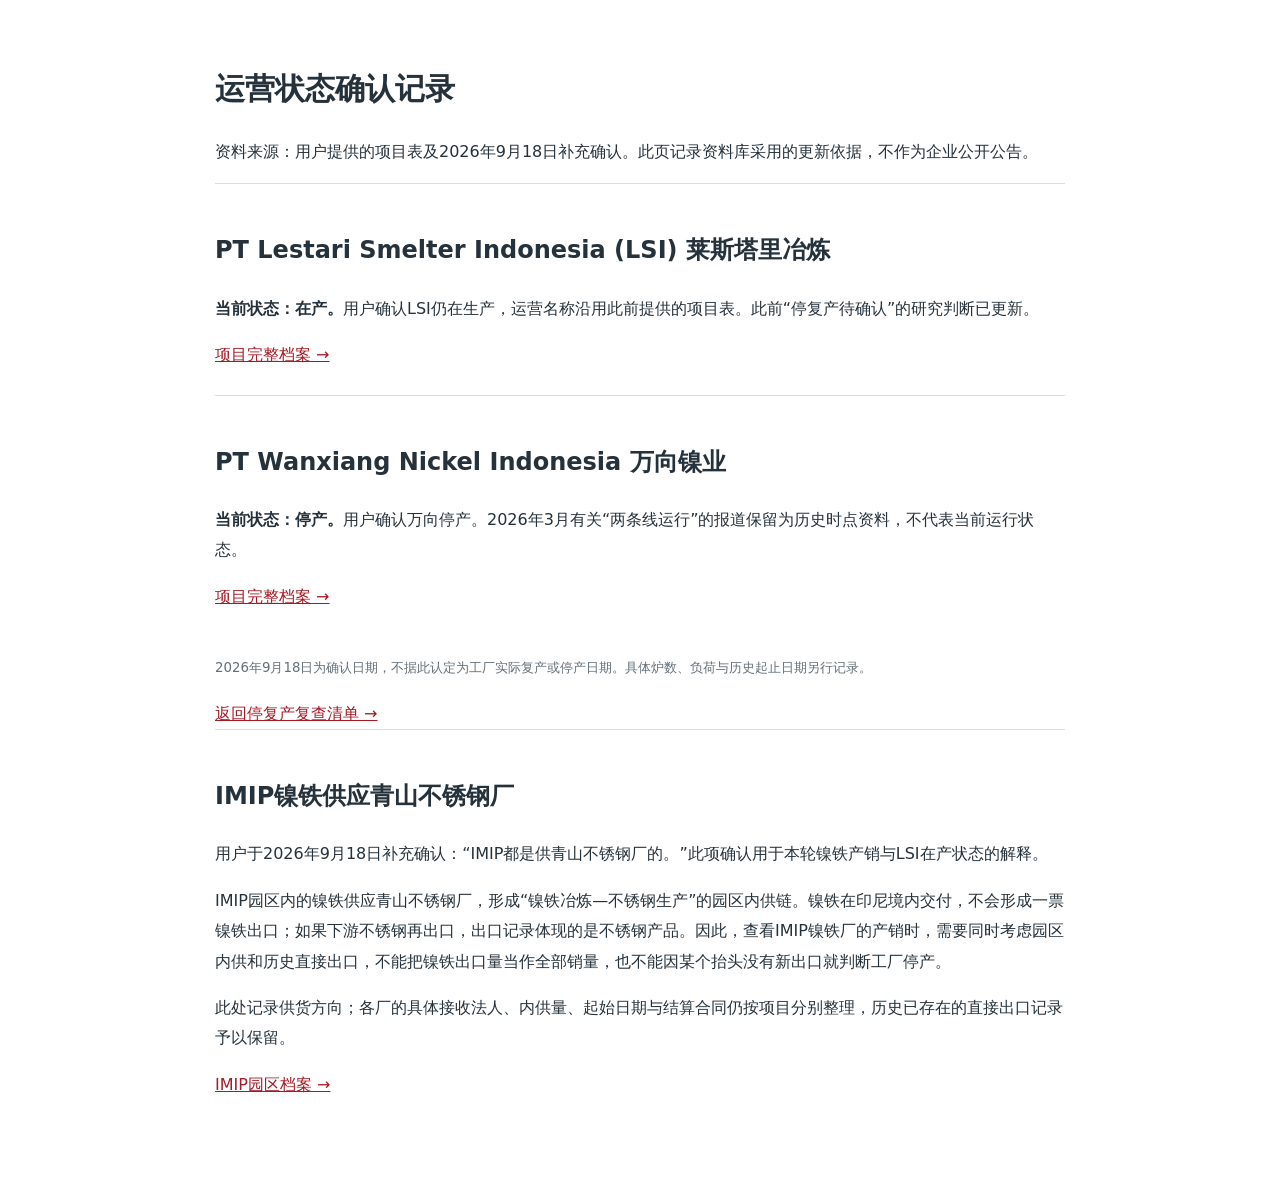
<file: library/operator-confirmations.html>
<!doctype html><html lang="zh-CN"><meta charset="utf-8"><meta name="viewport" content="width=device-width,initial-scale=1"><title>运营状态确认记录</title><style>body{font:16px/1.9 system-ui,sans-serif;max-width:850px;margin:60px auto;padding:0 24px;color:#26323b}a{color:#a51b25}h1{font-size:30px}section{padding:24px 0;border-top:1px solid #d6dde3}small{color:#63707a}</style><h1>运营状态确认记录</h1><p>资料来源：用户提供的项目表及2026年9月18日补充确认。此页记录资料库采用的更新依据，不作为企业公开公告。</p><section><h2>PT Lestari Smelter Indonesia (LSI) 莱斯塔里冶炼</h2><p><strong>当前状态：在产。</strong>用户确认LSI仍在生产，运营名称沿用此前提供的项目表。此前“停复产待确认”的研究判断已更新。</p><a href="../#/project/NPI037">项目完整档案 →</a></section><section><h2>PT Wanxiang Nickel Indonesia 万向镍业</h2><p><strong>当前状态：停产。</strong>用户确认万向停产。2026年3月有关“两条线运行”的报道保留为历史时点资料，不代表当前运行状态。</p><a href="../#/project/NPI054">项目完整档案 →</a></section><p><small>2026年9月18日为确认日期，不据此认定为工厂实际复产或停产日期。具体炉数、负荷与历史起止日期另行记录。</small></p><a href="../#/status-review">返回停复产复查清单 →</a><section id="imip-supply"><h2>IMIP镍铁供应青山不锈钢厂</h2><p>用户于2026年9月18日补充确认：“IMIP都是供青山不锈钢厂的。”此项确认用于本轮镍铁产销与LSI在产状态的解释。</p><p>IMIP园区内的镍铁供应青山不锈钢厂，形成“镍铁冶炼—不锈钢生产”的园区内供链。镍铁在印尼境内交付，不会形成一票镍铁出口；如果下游不锈钢再出口，出口记录体现的是不锈钢产品。因此，查看IMIP镍铁厂的产销时，需要同时考虑园区内供和历史直接出口，不能把镍铁出口量当作全部销量，也不能因某个抬头没有新出口就判断工厂停产。</p><p>此处记录供货方向；各厂的具体接收法人、内供量、起始日期与结算合同仍按项目分别整理，历史已存在的直接出口记录予以保留。</p><a href="../#/park/imip">IMIP园区档案 →</a></section></html>
</file>
<file: style.css>
:root{--red:#a51b25;--ink:#1d242a;--muted:#6a747f;--line:#e0e4e7;--wash:#f5f7f8;--blue:#345368}*{box-sizing:border-box}body{margin:0;background:white;color:var(--ink);font:16px/1.85 -apple-system,BlinkMacSystemFont,'PingFang SC','Microsoft YaHei',sans-serif;font-variant-numeric:tabular-nums}a{color:var(--red);text-decoration:none}a:hover{text-decoration:underline}button,input,select{font:inherit}button,a,input,select{touch-action:manipulation}button{cursor:pointer}button:focus-visible,a:focus-visible,input:focus-visible,select:focus-visible{outline:2px solid var(--red);outline-offset:3px}#sidebar{position:fixed;inset:0 auto 0 0;width:246px;background:#f8f9fa;border-right:1px solid var(--line);z-index:30;display:flex;flex-direction:column;padding:26px 20px}.brand{display:flex;align-items:center;gap:10px;color:var(--ink);font-size:17px;line-height:1.4;font-weight:700}.brand:hover{text-decoration:none}.brand small{font-size:8px;display:block;letter-spacing:1px;margin-top:6px;color:#7c8289}.brand-symbol{font:35px Georgia,serif;background:white;color:var(--red);border-top:3px solid var(--red);width:52px;height:57px;padding:9px 6px 0;position:relative}.brand-symbol>span{position:absolute;font:9px sans-serif;right:4px;top:0}nav{margin-top:26px}nav a{display:flex;gap:12px;align-items:center;padding:6px 12px;color:#525e68;font-size:14px;line-height:1.5;border-radius:4px;margin-bottom:2px}nav a.active{color:var(--red);background:#f0e8e9;font-weight:650}nav a:hover{background:#edf0f3;text-decoration:none}.navnum{font:12px Georgia;color:#9199a1}.navgroup{font-size:12px;line-height:1.4;color:#87909a;letter-spacing:1px;margin:14px 12px 4px;font-weight:600}nav .navgroup:first-of-type{margin-top:12px}.side-bottom{margin-top:auto;padding:24px 12px 0;color:#818891;font-size:12px;line-height:1.9}#shell{margin-left:246px}header{height:82px;display:flex;align-items:center;gap:28px;border-bottom:1px solid var(--line);padding:0 42px;position:sticky;top:0;background:#ffffffef;backdrop-filter:blur(10px);z-index:20}#breadcrumb{font-size:13px;color:#7e8791;white-space:nowrap}#searchForm{display:flex;border:1px solid #d8dde2;border-radius:5px;max-width:480px;width:48%;margin-left:auto;background:#fafbfc}#searchForm input{border:0;background:transparent;font-size:14px;outline:0;width:100%;padding:10px 14px}#searchForm button{border:0;background:none;padding:0 14px;font-size:25px;color:var(--red)}.source-link{font-size:13px;white-space:nowrap}#menu{display:none}main{max-width:1460px;margin:auto;padding:36px 44px 60px;min-height:75vh}.kicker{font-size:12px;color:var(--red);letter-spacing:2px;font-weight:700;margin-bottom:6px}h1,h2,h3{line-height:1.45;color:#182129}h1{font:600 35px/1.45 'Songti SC','Noto Serif SC',Georgia,serif;margin:0 0 18px;letter-spacing:.3px}h2{font-size:23px;font-weight:650;margin:36px 0 18px}h3{font-size:18px;font-weight:650;margin:23px 0 12px}p{margin:0 0 18px}small,.meta{font-size:12px;color:var(--muted)}.lead{font-size:17px;color:#4c5965;max-width:820px;line-height:1.95}.home-top{display:grid;grid-template-columns:1fr 330px;gap:42px;padding-bottom:25px;border-bottom:1px solid var(--line)}.numbers{display:grid;grid-template-columns:1fr 1fr;gap:16px 26px;padding:12px 0}.number strong{display:block;font:32px/1.3 Georgia;color:#303a44}.number span{color:#7d8792;font-size:12px}.section-head{display:flex;align-items:baseline;justify-content:space-between;gap:20px;margin:30px 0 16px}.section-head h2{margin:0}.section-head a{font-size:13px}.entries{display:grid;grid-template-columns:repeat(3,minmax(0,1fr));gap:0 30px}.entry{border-top:1px solid var(--line);padding:20px 0;min-width:0}.entry h3{margin:5px 0 10px;font-size:20px}.entry p{font-size:14px;line-height:1.9;color:#616c77;margin-bottom:10px}.entry .num{font:12px Georgia;color:#8b939a}.entry a.title{color:#1d252d}.tags{display:flex;flex-wrap:wrap;gap:7px}.tag{display:inline-block;font-size:12px;line-height:1.5;padding:4px 7px;background:#f0f3f5;color:#52606b;border-radius:3px}.tag.red{background:#f7e9ea;color:var(--red)}.intro-split{display:grid;grid-template-columns:1fr 1fr;gap:40px;border-top:1px solid var(--line);margin-top:20px;padding-top:12px}.intro-split p{font-size:15px;color:#5e6a75}.pathway{display:flex;align-items:center;flex-wrap:wrap;gap:9px;margin:20px 0}.pathway a,.pathway span.node{background:#f3f5f7;border-bottom:2px solid #c4cdd4;padding:9px 12px;font-size:14px;color:#263b4a}.arrow{color:#a0a8af;font-size:16px}.filters{display:flex;gap:12px;align-items:center;flex-wrap:wrap;padding:16px 0 24px}.filters input,.filters select{border:1px solid #d9dfe3;border-radius:5px;padding:9px 12px;background:white;font-size:14px}.filters input{min-width:230px;flex:1}.result-count{font-size:13px;color:var(--muted)}.table-wrap{overflow:auto;max-width:100%;margin:20px 0}table{border-collapse:collapse;width:100%;font-size:14px;line-height:1.65}th{text-align:left;font-size:12px;color:#79818a;font-weight:550;border-bottom:2px solid #ccd3d9;padding:12px 12px;white-space:nowrap}td{padding:17px 12px;border-bottom:1px solid #e8ecef;vertical-align:top;min-width:80px}td:nth-child(2){min-width:180px}td .sub{font-size:12px;color:#7f8992;display:block;max-width:310px;margin-top:4px}tr:hover td{background:#fafbfc}.article-layout{display:grid;grid-template-columns:minmax(0,1fr) 286px;gap:46px}.article-body{max-width:840px;min-width:0}.article-body>p{line-height:2;font-size:16px}.article-body h2{border-bottom:1px solid #e4e8eb;padding-bottom:12px}.infobox{background:#f7f8fa;border-top:3px solid var(--red);padding:21px;align-self:start;font-size:14px;line-height:1.8;position:sticky;top:106px}.infobox h3{margin:0 0 18px;font-size:16px}.infobox dl{margin:0}.infobox dt{font-size:12px;color:#7c8792;margin-top:17px}.infobox dd{margin:5px 0 0;overflow-wrap:anywhere}.legal{font-size:15px;color:#78848e;margin:-10px 0 22px}.toc-inline{border-left:2px solid #d7dfe5;margin:20px 0 28px;padding:5px 18px;display:flex;flex-wrap:wrap;gap:6px 18px;font-size:13px}.note{background:#fbf6f3;border-left:3px solid #b56f49;padding:16px 19px;font-size:14px;line-height:1.9;margin:23px 0}.note.neutral{background:#f5f7f9;border-color:#8d9dab}.source-list{padding-left:23px;font-size:14px}.source-list li{margin-bottom:14px;line-height:1.8}.source-list .meta{display:block}.stat-row{display:grid;grid-template-columns:repeat(4,1fr);gap:16px;margin:24px 0}.stat-row strong{display:block;font-size:21px;color:#2e3d4b}.stat-row span{font-size:12px;color:var(--muted)}.bar-chart{display:flex;align-items:flex-end;height:165px;gap:3px;padding-top:20px;margin:25px 0 10px;border-bottom:1px solid #cad2d9}.bar{background:#ad2a34;flex:1;min-width:3px;position:relative;cursor:pointer}.bar:hover{background:#304e62}.chart-caption{font-size:12px;color:#82909c;margin-bottom:25px}.timeline{border-left:1px solid #cdd5dc;margin:20px 0 20px 8px;padding-left:24px}.event{position:relative;padding:0 0 26px}.event:before{content:'';position:absolute;left:-29px;top:9px;border:2px solid white;outline:1px solid #9faab3;background:var(--red);width:7px;height:7px;border-radius:50%}.event .date{font-size:12px;color:var(--red)}.event h3{margin:4px 0 6px}.event p{font-size:14px;color:#687581}.empty{background:#f6f8fa;padding:28px;color:#6b7681;font-size:15px}.small-link{font-size:13px}.split{display:grid;grid-template-columns:1fr 1fr;gap:32px}.panel{border:1px solid #e0e5e8;border-radius:5px;padding:24px}.panel h3{margin-top:0}.flowgraph{background:#f5f7f9;padding:26px;overflow:auto;margin:20px 0}.flowrow{display:flex;align-items:center;gap:14px;min-width:570px}.flow-node{flex:1;background:white;border:1px solid #d4dce2;border-top:3px solid var(--blue);padding:18px;min-height:110px;font-size:15px}.flow-node b{display:block}.flow-node small{line-height:1.7;display:block;margin-top:5px}.flow-node.user{border-top-color:#ab1d29}.chips{display:flex;flex-wrap:wrap;gap:8px;margin:16px 0}.chips button{border:1px solid #d7dee4;border-radius:4px;background:white;padding:8px 13px;font-size:14px;color:#52616d}.chips button.active{border-color:var(--red);color:var(--red);background:#f9eeee}.source-entry{border-bottom:1px solid #e3e8ec;padding:20px 0}.source-entry h3{font-size:17px;margin:0 0 8px}.source-entry p{font-size:13px;margin:6px 0;color:#71808b}.two-col{display:grid;grid-template-columns:1fr 1fr;gap:30px}.search-group{font-size:12px;color:var(--red);margin:25px 0 10px}.search-result{padding:18px 0;border-bottom:1px solid var(--line)}.search-result h3{margin:0 0 7px}.search-result p{font-size:14px;color:#73808b}.actions{display:flex;gap:16px;flex-wrap:wrap;font-size:13px;margin:20px 0}.button{background:var(--red);color:white;padding:10px 16px;border:0;border-radius:4px;font-size:14px}.button:hover{background:#8e1420;text-decoration:none}.linkbutton{border:0;background:none;color:var(--red);padding:0;font-size:13px}footer{padding:25px 44px 32px;border-top:1px solid var(--line);font-size:12px;color:#808a94;max-width:1460px;margin:auto}footer a{float:right}section[id]{scroll-margin-top:100px}.sourceid{font:12px monospace;color:#9aa2aa}.narrative-box{font-size:16px;line-height:2}.narrative-box p{margin-bottom:18px}@media(max-width:1180px){#sidebar{width:220px;padding:22px 14px}#shell{margin-left:220px}main{padding:30px}.article-layout{grid-template-columns:minmax(0,1fr) 240px;gap:25px}.home-top{grid-template-columns:1fr 240px;gap:25px}.entries{grid-template-columns:repeat(2,minmax(0,1fr))}.source-link{display:none}header{padding:0 30px}}@media(max-width:850px){#sidebar{transform:translateX(-100%);transition:transform .18s;width:250px;background:#fafbfc}body.menu-open #sidebar{transform:translateX(0)}#shell{margin-left:0}#menu{display:block;border:0;background:none;color:#4b5c69;font-size:22px;padding:0}header{padding:0 20px;gap:16px;height:70px}#breadcrumb{display:none}#searchForm{width:100%;max-width:none}main{padding:25px 22px}.home-top{grid-template-columns:1fr}.numbers{grid-template-columns:repeat(4,1fr);gap:12px}.number strong{font-size:26px}.article-layout{display:flex;flex-direction:column-reverse;gap:25px}.infobox{position:static;width:100%}.infobox dl{display:grid;grid-template-columns:1fr 1fr;gap:0 18px}.infobox dt{margin-top:10px}.infobox dd{margin:0 0 10px}.article-layout .infobox{order:0}.intro-split,.split,.two-col{grid-template-columns:1fr;gap:20px}h1{font-size:29px}.entries{gap:0 22px}.entry h3{font-size:18px}.stat-row{grid-template-columns:1fr 1fr}.flowgraph{padding:14px}.filters input{min-width:160px}.filters select{max-width:100%}footer{padding:25px 22px}}@media(max-width:500px){.entries{grid-template-columns:1fr}.numbers{grid-template-columns:1fr 1fr}.legal{font-size:13px}.infobox dl{display:block}.home-top{padding-bottom:5px}.section-head{align-items:center}.section-head h2{font-size:21px}}@media print{#sidebar,header,footer,.filters,.actions,.chips{display:none!important}#shell{margin:0}main{padding:0;max-width:none}.article-layout{display:block}.infobox{position:static;margin-top:20px}.bar-chart{height:150px}h1{font-size:28px}body{font-size:12px}a{color:#222}.table-wrap{overflow:visible}tr{break-inside:avoid}@page{size:A4;margin:18mm}}

.hbars{padding:20px;background:#f7f6f3}.hbar{margin:18px 0}.hbar>div{display:flex;justify-content:space-between;gap:20px;font-size:13px}.hbar>span{display:block;height:12px;background:#a51b25;margin-top:7px}.hbar strong{white-space:nowrap}.contract{border-top:1px solid #ddd;padding:18px 0}.contract summary{cursor:pointer;font-weight:600}.contract p{max-width:880px}.flowrow{display:flex;align-items:center;gap:16px;flex-wrap:wrap}.flow-node{flex:1;min-width:150px;padding:24px 20px;border:1px solid #d3ccc2;background:#faf8f4;font-weight:600}.panel{margin:24px 0;padding:26px;border:1px solid #dedbd5}.source-entry{padding:20px 0;border-top:1px solid #ddd}.search-result{padding:12px 0;border-bottom:1px solid #eee}.actions{display:flex;gap:12px;flex-wrap:wrap}.button{display:inline-block;padding:10px 16px;background:#a51b25;color:white;border:0;cursor:pointer;text-decoration:none}.filters input{min-width:200px}.entries .entry p{line-height:1.85}.source-list li{margin:15px 0}.source-list .meta{display:block}.source-list{overflow-wrap:anywhere}@media(max-width:600px){.flowrow{flex-direction:column;align-items:stretch}.flowrow .arrow{transform:rotate(90deg);align-self:center}.hbar>div{font-size:11px}.filters{flex-wrap:wrap}.filters select{max-width:100%}}

.owner-root{padding:20px;background:#a51b25;color:white;font-weight:bold}.owner-branches{border-left:2px solid #cec8bf;margin-left:20px;padding:0 0 0 25px}.owner-leaf{position:relative;border:1px solid #e0dcd5;padding:16px;margin-top:16px}.owner-leaf:before{content:'';position:absolute;top:25px;left:-27px;width:25px;height:1px;background:#cec8bf}.owner-leaf p{font-size:13px;line-height:1.7;margin-bottom:0}
/* NPI project research */
.npi-numbers{margin:30px 0}.npi-numbers .number strong{font-size:34px}.npi-bars{max-width:950px;margin:30px 0}.npi-bar{display:grid;grid-template-columns:155px 1fr 155px;gap:18px;align-items:center;margin:18px 0}.npi-bar small{display:block;font-size:11px;font-weight:400;color:#777}.npi-bar>div{height:14px;background:#f0eded;border-radius:2px}.npi-bar i{display:block;height:14px;background:#a51b25;border-radius:2px}.npi-bar b{text-align:right;font-variant-numeric:tabular-nums}.npi-path{display:flex;align-items:center;gap:20px;margin:28px 0}.npi-path>div{background:#f5f4f2;padding:24px;flex:1;border-top:2px solid #a51b25}.npi-path small{font-size:12px;color:#777}.npi-path hr{border:0;border-top:1px solid #ddd;margin:18px 0}#npiRows td{vertical-align:top;min-width:110px}#npiRows td:first-child{min-width:260px}#npiRows .meta{display:block;margin-top:7px;font-size:12px}#npi-directory .filters{flex-wrap:wrap}.npi-entry-banner{margin:32px 0;padding:26px;border-left:4px solid #a51b25;background:#f7f5f2}.npi-entry-banner h2{margin:0 0 8px}.npi-entry-banner p{margin:0}@media(max-width:700px){.npi-bar{grid-template-columns:90px 1fr 100px;gap:8px;font-size:13px}.npi-path{flex-direction:column;align-items:stretch}.npi-path>span{text-align:center;transform:rotate(90deg)}.npi-numbers{grid-template-columns:1fr 1fr}}

/* Parent and customer encyclopedia */
.ne-long{overflow-wrap:anywhere;font-size:clamp(25px,4vw,46px)}.ne-project{padding:24px 0;border-bottom:1px solid var(--line,#ddd)}.npi-path>div{overflow-wrap:anywhere;min-width:0}.npi-path small{display:block;margin-top:8px}details{border-bottom:1px solid #e5e0db;padding:16px 0}summary{cursor:pointer}#neResults .entry p{line-height:1.8}#neBuyers td:first-child{max-width:330px;overflow-wrap:anywhere}

.unified-chapter{border-top:3px solid #a51b25;margin-top:56px;padding-top:26px}.unified-chapter>section{margin:30px 0}.unified-chapter .article-body,.unified-chapter .prose{max-width:none}#uResults td{vertical-align:top}#uResults td:first-child{min-width:220px}#uResults .entry p{line-height:1.8}
.mh-months{display:flex;gap:7px;align-items:flex-end;overflow-x:auto;padding:20px 4px 10px;min-height:200px;border-bottom:1px solid #ddd}.mh-month{min-width:38px;flex:1;display:flex;flex-direction:column;align-items:center;justify-content:flex-end;font-size:10px;position:relative}.mh-month>span{width:65%;background:#a51b25;min-height:2px;border-radius:2px 2px 0 0}.mh-month small{writing-mode:vertical-rl;margin-top:6px}.mh-month b{display:none;background:white;border:1px solid #ddd;padding:6px;position:absolute;bottom:50%;z-index:2;white-space:nowrap}.mh-month:hover b,.mh-month:focus b{display:block}.mhp-sources{font-size:14px}.mh-month:focus{outline:2px solid #a51b25}.actions button{cursor:pointer;border:1px solid #ccc;border-radius:3px;background:white;padding:8px 12px;color:#333}.actions button:disabled{opacity:.4;cursor:default}
#sidebar{overflow-y:auto}.flowrow{min-width:0}.unified-chapter p,.mhp-sources{overflow-wrap:anywhere}#searchForm input{min-width:0}@media(max-width:600px){.hbar>div{flex-wrap:wrap;gap:4px}.hbar strong{white-space:normal}.flow-node{min-width:0}.mh-months{max-width:100%}.filters input{max-width:100%}}
.reading-notes{border-top:1px solid var(--line);margin:28px 0 8px;padding:16px 0;color:var(--muted);font-size:14px}.reading-notes>summary{cursor:pointer;color:#596571;font-weight:500}.reading-notes[open]>summary{margin-bottom:22px}.reading-notes h3{font-size:15px}.reading-note{padding:10px 0;border-bottom:1px solid #eee}.reading-note p{margin-bottom:8px}.reading-appendix{margin-top:48px}.reading-notes table{font-size:13px}td .reading-notes{margin:8px 0;padding:8px 0}#mhResults td>.meta{display:block}
.wiki-layout{display:grid;grid-template-columns:minmax(0,1fr) 260px;gap:42px;margin-top:24px}.wiki-prose{font-size:17px;line-height:2.05;min-width:0}.wiki-prose>p,.wiki-prose section>p{max-width:850px;margin:0 0 20px}.wiki-intro{font-size:18px}.wiki-prose h2{border-bottom:1px solid var(--line);padding-bottom:12px;margin-top:42px}.wiki-cites{font-size:11px;white-space:nowrap;margin-left:5px}.wiki-cites a{margin:0 2px}.wiki-toc{background:#f6f8fa;padding:18px 22px;margin:28px 0;font-size:14px;display:grid;gap:4px}.wiki-toc a{padding:0;margin:0;color:var(--red)}.wiki-toc strong{margin-bottom:8px}.wiki-facts{border-top:3px solid var(--red);background:#f7f8fa;padding:20px;align-self:start;font-size:14px}.wiki-facts h2{font-size:18px;margin:0 0 16px}.wiki-facts dl{margin:0}.wiki-facts dt{font-size:12px;color:var(--muted);margin-top:16px}.wiki-facts dd{margin:3px 0 14px}.wiki-facts .meta{margin-top:20px}.wiki-prose .hbar>div{flex-wrap:wrap}.wiki-prose details{font-size:14px}.wiki-prose details .article-layout{display:block}@media(max-width:1000px){.wiki-layout{grid-template-columns:minmax(0,1fr) 210px;gap:24px}}@media(max-width:750px){.wiki-layout{display:flex;flex-direction:column}.wiki-facts{order:-1;width:100%}.wiki-facts dl{display:grid;grid-template-columns:100px 1fr;gap:10px}.wiki-facts dt,.wiki-facts dd{margin:0}.wiki-prose{font-size:16px}.wiki-intro{font-size:17px}}@media print{.wiki-layout{display:block}.wiki-toc,.wiki-facts{display:none}.wiki-prose{font-size:12px}}

/* Connected geography and export reference pages */
.geo-islands{display:grid;grid-template-columns:repeat(auto-fit,minmax(210px,1fr));gap:12px;margin:24px 0}.geo-islands>a{display:flex;flex-direction:column;gap:8px;border:1px solid var(--line,#ddd);padding:18px;text-decoration:none;background:#faf9f7}.geo-islands span,.sub{display:block;font-size:12px;color:#697378;margin-top:5px}.geo-links{line-height:1.7}.project-location{border-left:3px solid #a51b25;padding:8px 14px;background:#faf9f7}.geo-table{min-width:850px}.geo-table td:first-child{min-width:220px}.geo-prose{max-width:850px}.geo-group-links{padding:16px 20px;background:#faf9f7;margin:20px 0}.ex-tabs{display:flex;gap:9px;flex-wrap:wrap;margin:18px 0}.ex-tabs a{padding:8px 12px;border:1px solid #ddd;text-decoration:none;background:#fff}.ex-tabs a:hover{background:#f5ecec}.ex-chart{width:100%;overflow:auto}.ex-chart svg{display:block;width:100%;min-width:480px}.ex-product{border-top:1px solid #ddd;margin-top:30px;padding-top:12px}.ex-context{border-left:3px solid #a51b25;padding:12px;background:#faf9f7}.filters{flex-wrap:wrap}.filters select{max-width:100%}#exRows table{min-width:850px}#exRows td{vertical-align:top}#exRows details{min-width:200px;max-width:400px}#exRows details p{overflow-wrap:anywhere}.wiki-facts .geo-links{font-size:13px}@media(max-width:700px){.geo-islands{grid-template-columns:repeat(2,minmax(0,1fr))}.geo-islands>a{padding:12px}.ex-tabs a{font-size:12px}.filters>input,.filters>select{min-width:0;width:100%}}

.rf-paths{display:grid;grid-template-columns:repeat(2,minmax(0,1fr));gap:24px;margin:24px 0}.rf-paths>div{border-top:3px solid #a51b25;padding:8px 16px;background:#faf9f7}.rf-table{min-width:1000px}.rf-table td{min-width:170px;vertical-align:top}.rf-table td:first-child{min-width:230px}@media(max-width:700px){.rf-paths{grid-template-columns:1fr}}

/* Explore the same records through charts and project histories. */
.ix-chart{border:1px solid var(--line);border-top:3px solid var(--red);padding:20px;margin:24px 0;min-width:0;background:white}.ix-heading{display:flex;align-items:baseline;justify-content:space-between;gap:16px}.ix-heading h4,.ix-detail-head h4{font-size:18px;margin:0 0 16px}.ix-heading>span,.ix-summary,.ix-hint{font-size:14px;color:var(--muted)}.ix-controls{display:flex;flex-wrap:wrap;gap:10px;align-items:end;margin-bottom:16px}.ix-controls label{display:flex;flex-direction:column;font-size:14px;color:var(--muted);gap:4px;min-width:0}.ix-controls select,.ix-controls input{background:#fff;border:1px solid #ccd4da;border-radius:4px;padding:6px 8px;min-width:0;max-width:160px;color:var(--ink);font-size:14px}.ix-controls button,.ix-actions button,.ix-selection button,.hx-chips button,.hx-filters button{background:#fff;border:1px solid #ccd4da;border-radius:4px;padding:6px 12px;font-size:14px;color:var(--red)}.ix-actions{display:flex;gap:10px;flex-wrap:wrap}.ix-plot{overflow-x:auto;max-width:100%;padding:10px 0;scrollbar-width:thin}.ix-plot svg{display:block;width:100%;max-width:none;overflow:visible}.ix-grid line{stroke:#e7ebee;stroke-width:1}.ix-grid text,.ix-axis{fill:#67747d;font-size:13px;font-family:inherit}.ix-bar,.ix-dot{fill:var(--red)}.ix-mark{cursor:pointer;outline:none}.ix-mark:hover .ix-bar,.ix-mark:focus .ix-bar,.ix-mark.selected .ix-bar,.ix-mark:hover .ix-dot,.ix-mark:focus .ix-dot,.ix-mark.selected .ix-dot{fill:#345368;stroke:#182f40;stroke-width:2}.ix-mark:focus .ix-hit{fill:#34536814;stroke:#345368}.ix-mark:hover .ix-hit,.ix-mark.selected .ix-hit{fill:#34536809}.ix-tooltip{position:fixed;z-index:100;background:#1d2c37;color:#fff;border-radius:4px;padding:10px 14px;max-width:250px;font-size:14px;line-height:1.65;pointer-events:none;box-shadow:0 4px 18px #0002}.ix-hint{line-height:1.65;margin:8px 0 18px}.ix-summary{margin:8px 0}.ix-selection:not(:empty){background:#f5f7f8;padding:18px;margin:18px 0;border-left:3px solid #345368}.ix-detail-head{display:flex;align-items:baseline;justify-content:space-between;gap:16px}.ix-selection h4{font-size:17px}.ix-selection .table-wrap{margin-top:8px}.ix-selection details{font-size:14px}.ix-data[hidden]{display:none}.ix-data table{font-size:14px}.hbar>span{cursor:pointer;min-width:5px;outline-offset:3px}.hbar>span:hover,.hbar>span:focus{background:#345368}.hbar>div{font-size:14px}.npi-bar[role=button]{cursor:pointer}.npi-bar[role=button]:hover{background:#f5f7f8}.hx-chips{display:flex;flex-wrap:wrap;gap:8px;margin:20px 0}.hx-chips button.active{background:#a51b25;color:white;border-color:#a51b25}.hx-project .event .date{font-size:15px}.hx-kind{font-size:12px;color:#546570;background:#edf1f4;border-radius:3px;padding:3px 6px;margin-left:10px}.hx-project .event p{font-size:16px;color:#43515c}.hx-project .event h3{font-size:18px}.hx-year-chart{border-bottom:1px solid var(--line);margin-bottom:12px}.hx-filters{gap:10px}.hx-filters select{max-width:330px}.hx-filters input{min-width:160px}.hx-project .timeline{padding-left:25px}.hx-project .small-link{font-size:13px;overflow-wrap:anywhere}.hx-project .reading-notes{margin-top:12px}#events .event p{max-width:850px;font-size:16px;color:#43515c}
@media(max-width:750px){.ix-chart{padding:14px}.ix-controls{display:grid;grid-template-columns:1fr 1fr}.ix-controls input,.ix-controls select{max-width:100%;width:100%}.ix-controls button{justify-self:start}.ix-detail-head{display:block}.hx-filters select{max-width:100%}.ix-plot svg{width:auto;min-height:220px}.hbar>div{font-size:14px}.hx-project .event p{font-size:15px}.ix-selection{overflow-wrap:anywhere}.ix-heading h4{font-size:17px}}
@media print{.ix-controls,.ix-actions,.ix-hint,.hx-chips,.hx-year-chart{display:none}.ix-chart{break-inside:avoid}.ix-plot{overflow:visible}.ix-plot svg{min-width:0!important;width:100%!important}}
/* The encyclopedia front page: a connected index into existing research. */
.home-index{max-width:1240px}.hi-heading{display:flex;justify-content:space-between;gap:28px;align-items:start}.hi-heading h1{font-size:38px;margin:6px 0 12px;line-height:1.3}.hi-heading p{max-width:800px;margin:0;color:#485662}.hi-date{flex-shrink:0;color:var(--muted);font-size:14px;text-align:right;padding-top:6px}.hi-search{display:flex;max-width:860px;margin:26px 0 28px;gap:0}.hi-search input{flex:1;min-width:0;border:1px solid #bac3cc;padding:12px 16px;border-radius:3px 0 0 3px;background:#fff}.hi-search button{border:1px solid var(--red);background:var(--red);color:white;padding:12px 22px;border-radius:0 3px 3px 0;white-space:nowrap}.hi-stats{display:grid;grid-template-columns:repeat(5,1fr);border-top:1px solid var(--line);border-bottom:1px solid var(--line);padding:20px 0;margin-bottom:34px}.hi-stats a{display:flex;flex-direction:column;color:var(--ink);padding-left:24px;border-left:1px solid var(--line)}.hi-stats a:first-child{padding-left:0;border-left:0}.hi-stats strong{font-size:28px;line-height:1.4}.hi-stats span{font-size:14px;color:var(--muted)}.home-index .section-head{margin:0 0 16px;gap:15px;align-items:center}.home-index h2{font-size:23px;margin:0}.home-index .section-head>a{font-size:14px}.hi-tabs{display:flex;gap:0;border-bottom:1px solid var(--line);overflow:auto}.hi-tabs button{background:transparent;border:0;border-bottom:3px solid transparent;padding:12px 18px;color:var(--ink);white-space:nowrap;font-weight:600}.hi-tabs button[aria-selected=true]{border-bottom-color:var(--red);color:var(--red);background:#faf3f3}.hi-product-intro{display:grid;grid-template-columns:1fr 200px;gap:30px;padding:24px;background:#f6f8f9}.hi-product-intro h3{font-size:21px;margin:0 0 8px}.hi-product-intro p{margin:0;line-height:1.9}.hi-product-links{display:flex;flex-direction:column;justify-content:center;gap:12px;border-left:1px solid var(--line);padding-left:22px;font-size:14px}.hi-chain{display:flex;flex-wrap:wrap;gap:12px;align-items:center;margin-top:16px;font-size:14px}.hi-chain>a{border-bottom:1px dotted #bfc6cd}.hi-chain>span{color:#586773}.hi-projects{display:grid;grid-template-columns:repeat(3,1fr);gap:26px;padding:23px 0 30px;border-bottom:1px solid var(--line)}.hi-projects article>span{display:block;font-size:12px;line-height:1.6;color:var(--muted)}.hi-projects h3{margin:9px 0 7px;font-size:19px}.hi-projects p{font-size:15px;line-height:1.8;color:#485662;margin:0 0 12px}.hi-projects .small-link{font-size:14px}.hi-geography{margin-top:34px}.hi-places{display:grid;grid-template-columns:repeat(3,1fr);gap:12px}.hi-places>a{border:1px solid var(--line);padding:18px 20px;color:var(--ink);transition:border-color .15s,background .15s}.hi-places>a:hover{border-color:var(--red);background:#fcf9f9;text-decoration:none}.hi-places span{font-size:13px;color:var(--muted)}.hi-places h3{font-size:18px;margin:4px 0 12px}.hi-places p{font-size:14px;margin:0;color:var(--muted)}.hi-places b{float:right;color:var(--red)}.hi-islands{display:flex;flex-wrap:wrap;gap:10px 20px;margin:17px 0 0;font-size:14px}.hi-columns{display:grid;grid-template-columns:1fr 1fr;gap:42px;margin-top:40px}.hi-history article{display:grid;grid-template-columns:94px 1fr;gap:12px;border-top:1px solid var(--line);padding:16px 0}.hi-history time{font-size:14px;color:var(--muted)}.hi-history h3,.hi-reading h3{font-size:17px;margin:0 0 5px}.hi-history p{font-size:14px;margin:0;color:var(--muted)}.hi-history .small-link{font-size:13px}.hi-reading>a{display:block;border-top:1px solid var(--line);padding:16px 0;color:var(--ink)}.hi-reading>a:hover{color:var(--red);text-decoration:none}.hi-reading h3>span{float:right;color:var(--red)}.hi-reading p{font-size:14px;line-height:1.8;color:#596774;margin:0}.hi-sources{border-top:2px solid #344f62;margin-top:36px;padding-top:22px}.hi-sources>p{font-size:15px;color:#596774;max-width:1050px}.hi-downloads{display:flex;flex-wrap:wrap;gap:12px 24px;font-size:14px}.hi-sources details{margin-top:22px}.sr-only{position:absolute;width:1px;height:1px;padding:0;margin:-1px;overflow:hidden;clip:rect(0,0,0,0);white-space:nowrap;border:0}@media(max-width:1050px){.hi-tabs button{padding:12px}.hi-product-intro{grid-template-columns:1fr}.hi-product-links{border-left:0;border-top:1px solid var(--line);padding:14px 0 0;flex-direction:row;flex-wrap:wrap;justify-content:start;gap:16px}.hi-columns{gap:24px}.hi-history article{grid-template-columns:1fr;gap:2px}.hi-stats a{padding-left:14px}}@media(max-width:640px){.hi-heading h1{font-size:30px}.hi-heading{display:block}.hi-date{display:block;text-align:left;margin-top:10px}.hi-date br{display:none}.hi-date br:after{content:' '}.hi-search{margin:20px 0}.hi-search button{padding:10px 13px;font-size:14px}.hi-search input{padding:10px;font-size:15px}.hi-stats{grid-template-columns:repeat(3,1fr);row-gap:16px;padding:16px 0}.hi-stats a{padding-left:12px}.hi-stats a:nth-child(4){border-left:0;padding-left:0}.hi-stats strong{font-size:24px}.hi-stats span{font-size:12px}.home-index .section-head{align-items:start}.home-index h2{font-size:21px}.home-index .section-head>a{font-size:13px;text-align:right}.hi-projects{grid-template-columns:1fr;gap:20px}.hi-projects article+article{border-top:1px solid var(--line);padding-top:18px}.hi-product-intro{padding:18px;gap:12px}.hi-chain{gap:8px}.hi-places{grid-template-columns:repeat(2,1fr);gap:10px}.hi-places>a{padding:14px}.hi-places h3{font-size:16px}.hi-places p{font-size:12px}.hi-columns{grid-template-columns:1fr;gap:26px}.hi-history article{grid-template-columns:92px 1fr;gap:10px}.hi-islands{gap:8px 15px}.hi-date{font-size:13px}.hi-tabs{scrollbar-width:thin}.hi-geography{margin-top:28px}}

/* Full company headings remain readable on narrow pages. */
h1.project-title{font-size:clamp(27px,3vw,42px);line-height:1.35;overflow-wrap:anywhere;max-width:1100px}.hi-projects h3,.owner-leaf h3,.ne-project h2,.search-result h3{overflow-wrap:anywhere;line-height:1.55}.hi-projects h3{font-size:17px}.geo-table td:first-child{min-width:230px}.hi-history p{overflow-wrap:anywhere}@media(max-width:640px){h1.project-title{font-size:27px}.hi-projects h3{font-size:17px}}

/* Inline encyclopedia references preserve the wording of the article. */
a.prose-link{color:var(--red);text-decoration-line:underline;text-decoration-style:dotted;text-decoration-color:#a51b2566;text-underline-offset:3px;text-decoration-thickness:1px}a.prose-link:hover,a.prose-link:focus-visible{text-decoration-style:solid;text-decoration-color:var(--red);background:#faf0f1}@media print{a.prose-link{color:inherit;text-decoration:none}}

/* Dated commissioning and operating status, shared by articles and directories. */
.op-badge{display:inline-block;font-size:13px;font-weight:650;line-height:1.55;padding:4px 9px;border:1px solid currentColor;border-radius:3px;max-width:100%;overflow-wrap:anywhere}.op-operating{color:#27604e;background:#f1f7f4}.op-unbuilt{color:#355c80;background:#f2f6fa}.op-halted{color:#9d2634;background:#fdf2f3}.op-partial,.op-trial{color:#885316;background:#fcf6eb}.op-unknown,.op-trader{color:#56616c;background:#f5f6f7}.op-panel{border:1px solid var(--line);border-left:3px solid #345368;background:#fafbfc;padding:17px 21px;margin:18px 0 22px;max-width:1100px}.op-top{display:flex;align-items:center;gap:16px;flex-wrap:wrap}.op-top>strong{font-size:15px}.op-panel>p{margin:10px 0 4px;font-size:15px}.op-period{font-size:13px;color:#69737e;margin-top:7px}.op-products{display:grid;grid-template-columns:repeat(auto-fit,minmax(200px,1fr));gap:12px;margin-top:15px;border-top:1px solid var(--line);padding-top:14px}.op-products>div{display:flex;flex-direction:column;gap:3px}.op-products strong,.op-products span{font-size:14px}.op-products small{font-size:13px;color:var(--muted)}.op-sources{display:flex;flex-wrap:wrap;gap:10px 18px;margin-top:12px;font-size:13px}.op-note{font-size:13px;line-height:1.7;margin:8px 0 0;min-width:175px}.op-mini{margin:6px 0 10px}.op-directory-note{font-size:14px;color:var(--muted)}@media(max-width:640px){.op-panel{padding:15px}.op-top{gap:9px}.op-products{grid-template-columns:1fr}.op-products>div+div{padding-top:9px;border-top:1px solid var(--line)}}

.sr-entry{border-top:1px solid var(--line,#ddd);padding:26px 0;max-width:1000px}.sr-title{display:flex;align-items:flex-start;justify-content:space-between;gap:18px}.sr-title h2{font-size:22px;margin:0}.sr-title .op-badge{flex-shrink:0}.sr-period,.sr-change{font-size:14px;color:#586372}.sr-sources{display:flex;flex-wrap:wrap;gap:8px 18px;margin:12px 0;font-size:14px}.sr-entry details{margin-top:14px}.sr-entry p{line-height:1.8}.sr-entry .op-mini{display:none}@media(max-width:600px){.sr-title{display:block}.sr-title .op-badge{margin-top:10px}.sr-title h2{font-size:20px;overflow-wrap:anywhere}}
/* Product research chapters */
.pc-switch{display:flex;gap:6px;flex-wrap:wrap;margin:20px 0 24px}.pc-switch a{padding:8px 12px;border:1px solid var(--line,#dce0e5);font-size:14px;color:#455361}.pc-switch a[aria-current]{color:#a51b25;border-color:#a51b25;background:#fff5f5;font-weight:700}.pc-summary{display:grid;grid-template-columns:repeat(4,1fr);border-block:1px solid #d6dde3;margin:24px 0 0;padding:20px 0;gap:20px}.pc-summary strong{display:block;font-size:24px;font-family:Georgia,serif}.pc-summary span{display:block;font-size:14px;color:#5f6d7c;margin-top:6px}.pc-toc{display:flex;flex-wrap:wrap;gap:8px 22px;padding:18px 0;border-bottom:1px solid #d6dde3;margin-bottom:36px}.pc-toc a{font-size:15px}.pc-page>section{margin:48px 0;scroll-margin-top:95px}.pc-prose{max-width:930px}.pc-prose p,.pc-case p,.pc-contract p{font-size:16px;line-height:1.95}.pc-prose-section{margin:32px 0 40px}.pc-prose-section h3{font-size:21px;line-height:1.6;margin-bottom:16px}.pc-refs{display:flex;flex-wrap:wrap;gap:5px 20px;margin:14px 0 22px;font-size:13px;line-height:1.8}.pc-refs a{overflow-wrap:anywhere}.pc-page table{min-width:920px}.pc-page table td{overflow-wrap:anywhere;max-width:380px}.pc-page .filters select{max-width:360px}.pc-case-list{display:grid;grid-template-columns:repeat(3,1fr);gap:20px;margin:24px 0 40px}.pc-case{border-top:3px solid #a51b25;padding:18px 0}.pc-case h3{font-size:18px;overflow-wrap:anywhere}.pc-contract{padding:20px 0;border-top:1px solid #d6dde3}.pc-contract h4{font-size:20px}.pc-groups{display:grid;grid-template-columns:1fr 1fr;gap:10px 24px}.pc-groups details{border-top:1px solid #d6dde3;padding:16px 0;align-self:start}.pc-groups summary{font-size:16px}.pc-trade-summary{padding:14px 18px;background:#f5f7f9;font-weight:600}.pc-destinations{display:grid;grid-template-columns:1fr 1fr;gap:8px 28px;margin:20px 0}.pc-destination{display:grid;grid-template-columns:85px 1fr 135px;gap:10px;align-items:center;border:1px solid transparent;background:white;text-align:left;padding:9px;font-size:14px;color:#283540}.pc-destination.selected{border-color:#a51b25;background:#fff5f5}.pc-destination:hover{background:#f4f6f8}.pc-destination b{font-weight:500;text-align:right;font-size:13px}.pc-track{height:16px;background:#eef1f4;display:block}.pc-track i{height:100%;display:block;background:#ad2330}.pc-topic-grid{display:grid;grid-template-columns:1fr 1fr;gap:24px 32px}.pc-topic-grid article{padding:24px 0;border-top:2px solid #a51b25}.pc-topic-grid h2{font-size:26px;margin:12px 0}.pc-topic-grid p{font-size:16px;line-height:1.85}.pc-page .op-mini{display:none}.pc-page .ix-chart{margin:30px 0}.pc-page .timeline h3{line-height:1.5}
@media(max-width:900px){.pc-case-list{grid-template-columns:1fr}.pc-destinations{grid-template-columns:1fr}.pc-groups{grid-template-columns:1fr}.pc-summary{grid-template-columns:1fr 1fr}.pc-topic-grid{grid-template-columns:1fr}.pc-page .filters select{max-width:100%;width:100%}.pc-summary strong{font-size:22px}.pc-toc{gap:12px 18px}.pc-destination{grid-template-columns:75px 1fr 125px;padding:9px 0;gap:6px}.pc-switch a{padding:7px 10px}.pc-prose-section h3{font-size:20px}.pc-page>section{margin:36px 0}}
.pc-summary>div:last-child strong{font-family:inherit;font-size:17px;line-height:1.8;white-space:nowrap}.pc-summary>div:last-child{min-width:0}.pc-page .pc-toc{padding-block:14px}.pc-page .pc-toc a{font-size:14px}
/* Encyclopedia project infobox: compact labels alongside values. */
.wiki-layout{grid-template-columns:minmax(0,1fr) 320px;gap:34px}
.project-infobox.wiki-facts{padding:0;border:1px solid #b8c0c7;border-top:3px solid var(--red);background:#f8f9fa;line-height:1.65;min-width:0}
.infobox-title{text-align:center;padding:18px 16px 15px;border-bottom:1px solid #dce1e5}
.infobox-title>span{font-size:12px;color:#6a747f;letter-spacing:2px}.infobox-title h2{font-size:21px;margin:5px 0 7px;line-height:1.45}.infobox-title p{font-size:14px;line-height:1.5;margin:0;overflow-wrap:anywhere;color:#4c5761}
.project-photo{margin:0;padding:16px 16px 12px;background:white;border-bottom:1px solid #dce1e5}.project-photo>a{display:block}.project-photo img{display:block;width:100%;height:auto;max-height:240px;object-fit:cover}.project-photo.is-logo img{object-fit:contain}.project-photo figcaption{font-size:12px;text-align:center;color:#69747d;line-height:1.6;margin-top:10px}.project-photo figcaption a{color:#566d80}
.project-infobox dl{padding:8px 16px}.project-infobox .fact-row{display:grid;grid-template-columns:78px minmax(0,1fr);gap:12px;padding:10px 0;border-bottom:1px solid #e3e7ea}.project-infobox .fact-row:last-child{border-bottom:0}.project-infobox .fact-row dt{font-size:14px;font-weight:650;color:#303b43;margin:0;line-height:1.65}.project-infobox .fact-row dd{font-size:14px;margin:0;overflow-wrap:anywhere;line-height:1.65}.project-infobox .op-badge{font-size:13px}.fact-more summary{cursor:pointer;color:var(--red);font-size:14px}.fact-more p{margin:8px 0 0;font-size:14px}.infobox-foot{border-top:1px solid #dce1e5;padding:14px 16px;display:flex;flex-wrap:wrap;gap:8px 16px;font-size:13px}.infobox-foot .actions{margin:0}
@media(min-width:751px) and (max-width:1150px){.wiki-layout{grid-template-columns:minmax(0,1fr) 285px;gap:24px}.project-infobox .fact-row{grid-template-columns:70px minmax(0,1fr);gap:10px}}
@media(max-width:750px){.wiki-layout{display:flex;flex-direction:column}.project-infobox.wiki-facts{width:100%;order:-1}.project-infobox dl{display:block}.project-infobox .fact-row{grid-template-columns:90px minmax(0,1fr)}.project-photo img{max-height:190px}.infobox-title{padding:15px}.project-photo{padding:12px 20px}.wiki-prose{width:100%}}
@media print{.project-infobox.wiki-facts{display:block;margin-bottom:20px;break-inside:avoid}.project-infobox .infobox-foot{display:none}}
.project-infobox .project-map{margin:0;padding:14px 12px 12px;border-bottom:1px solid #dce1e5;background:white}.project-map-head{display:flex;align-items:center;justify-content:space-between;gap:8px;margin-bottom:10px;font-size:14px}.project-map-head>span{font-size:12px;color:#677781;background:#f0f3f5;padding:2px 6px;border-radius:3px}.project-map iframe{display:block;width:100%;height:220px;border:1px solid #d7dfe4;border-radius:3px;background:#eef2f4}.project-map-caption{font-size:13px;line-height:1.6;padding:9px 1px 5px}.project-map-caption strong,.project-map-caption span{display:block}.project-map-caption span{font-size:12px;color:#6a747f}.project-map-switch{display:flex;gap:6px;margin:6px 0 10px}.project-map-switch button{border:1px solid #cfd7dc;background:white;border-radius:3px;padding:4px 9px;font-size:13px;color:#506170}.project-map-switch button[aria-pressed=true]{color:var(--red);border-color:var(--red);background:#fbf2f3}.project-map-links{display:flex;flex-wrap:wrap;gap:5px 14px;font-size:12px}.project-map-links a{color:#486477}@media print{.project-map iframe,.project-map-switch{display:none}}@media(max-width:750px){.project-map iframe{height:230px}}
/* Shared project comparison and disclosed production. */
.compare-selected{display:flex;gap:8px;flex-wrap:wrap;margin:14px 0}.compare-selected button{background:#fbf6f6;border:1px solid #ddc7c9;color:#86232c;border-radius:4px;padding:9px 12px;cursor:pointer}.compare-table{max-width:100%;overflow:auto}.compare-table table{min-width:840px;table-layout:fixed}.compare-table th:first-child{width:125px}.compare-table thead th:not(:first-child){width:285px}.compare-table td{vertical-align:top}.compare-table td p{margin:0 0 9px;line-height:1.7}.compare-table details{margin:8px 0}.compare-table summary{cursor:pointer;color:#8d252e}.pt-production-filters{display:flex;align-items:center;gap:16px;flex-wrap:wrap;margin:16px 0}.pt-production-filters select,.pt-production-filters button{padding:8px;border:1px solid #d4d9dd;border-radius:3px;background:white}.pt-production-detail{padding:12px 15px;background:#f6f8fa;min-height:50px}.pt-production-chart{max-width:100%;overflow-x:auto}@media(max-width:700px){.compare-table table{min-width:740px}.compare-table thead th:not(:first-child){width:255px}.compare-table th:first-child{width:115px}#compareSelect{max-width:100%}}

#compareAdd,#compareDownload{padding:10px 13px;border:1px solid #cbd2d9;border-radius:3px;background:#fff;cursor:pointer}#compareAdd:disabled{opacity:.45;cursor:default}.compare-swipe{display:none}@media(max-width:750px){.compare-swipe{display:block}}
/* Global navigation keeps country names readable even without emoji fonts. */
.country-label{display:inline-block;font:500 11px/1.5 system-ui;color:#687078;margin-left:6px;white-space:normal}.country-links{font-weight:600}.wg-map{background:#f5f7f7;border:1px solid #dce1e2;padding:10px}.wg-map svg{width:100%;height:auto;display:block}.wg-map a:hover path,.wg-map a:focus path{fill:#a51b25!important;stroke:#522028;stroke-width:1}.wg-map a:focus{outline:none}.wg-statrow{display:grid;grid-template-columns:repeat(4,1fr);border-block:1px solid #ddd;margin:22px 0}.wg-statrow div{padding:18px 12px}.wg-statrow strong{display:block;font:600 32px/1.2 Georgia,serif}.wg-statrow span{font-size:12px;color:#667}.wg-countries{display:grid;grid-template-columns:repeat(3,minmax(0,1fr));gap:14px}.wg-countries>a{display:flex;gap:12px;border:1px solid #ddd;padding:18px;color:inherit;text-decoration:none}.wg-countries>a:hover{border-color:#a51b25;background:#fcf7f7}.wg-flag{font-size:28px}.wg-countries h2{font-size:19px;margin:0 0 4px}.wg-countries p{font-size:12px;margin:10px 0}.wg-countries span:not(.wg-flag),.wg-countries small{font-size:11px;color:#727779}.wg-home-regions{display:grid;grid-template-columns:repeat(3,minmax(0,1fr));gap:0 26px}.wg-home-regions article{padding:16px 0;border-top:1px solid #ddd}.wg-home-regions h3{margin:0 0 10px}.wg-home-regions p{line-height:2;font-size:13px}.wg-home-world{margin:30px 0}.wg-chain{display:flex;gap:12px;overflow-x:auto;padding-bottom:10px}.wg-chain>div{flex:1 0 205px;max-width:300px;border:1px solid #ddd;border-top:3px solid #7b9693;padding:14px;font-size:13px}.wg-chain>div>a{display:block;margin:8px 0}.wg-chain span{display:block;font-size:12px}.wg-status-chart{display:flex;gap:8px;flex-wrap:wrap;margin:15px 0}.wg-status-chart button{border:1px solid #cbd3d3;border-radius:3px;background:#f8faf9;padding:8px 12px;cursor:pointer}.wg-status-chart button[aria-pressed=true]{background:#a51b25;color:white;border-color:#a51b25}.wg-highlight{background:#fff0d2}.wg-table{min-width:930px}.wg-table .op-note{max-width:260px}.op-care,.op-halted{background:#fff2db;color:#795016}.op-closed,.op-demolished{background:#e9e9e9;color:#444}.op-planned,.op-construction{background:#e9f1f8;color:#315373}.op-cancelled{background:#f4e9ea;color:#813541}.wg-production .ix-svg{max-width:100%}.wg-chain-section{margin:35px 0}.wg-related{margin:32px 0}
@media(max-width:900px){.wg-countries,.wg-home-regions{grid-template-columns:repeat(2,minmax(0,1fr))}}@media(max-width:580px){.wg-countries,.wg-home-regions{grid-template-columns:1fr}.wg-statrow{grid-template-columns:repeat(2,1fr)}.wg-countries>a{padding:14px}.wg-map{padding:0}.wg-statrow strong{font-size:28px}.country-label{font-size:10px}}
.cn-production{margin:35px 0}.cn-production .filters{align-items:center}.cn-future{font-size:12px;display:flex;gap:5px;align-items:center}.cn-future input{width:15px!important;min-width:0!important}.cn-point{padding:12px;background:#f4f7f7;font-size:13px;min-height:44px}.cn-production select{max-width:100%}.cn-production #cnRaw table{min-width:750px}.op-recorded{background:#e9f1f0;color:#35645e}

/* Group articles use the same reading layout as plant articles. */
.group-dossier .filters{align-items:stretch}.group-dossier .filters input{min-width:130px;flex:1}.group-dossier .filters select{max-width:100%}.group-project-table{min-width:680px}.group-project-table td{vertical-align:top}.group-project-table td:first-child{min-width:150px}.group-project-table td:nth-child(3){min-width:190px}.group-infobox dd{overflow-wrap:anywhere}.group-event{display:grid;grid-template-columns:80px minmax(0,1fr);gap:18px;border-left:2px solid #eadbdd;padding:0 0 24px 14px;margin-left:4px}.group-event-date{color:var(--red,#a51b25);font-weight:600}.group-event h3{margin:4px 0 8px}.group-event p{margin:0 0 8px}.group-more-events>summary{padding:14px 0;cursor:pointer;color:#a51b25}.group-more-events[open]>summary{margin-bottom:15px}@media(max-width:700px){.group-dossier .filters{display:flex;flex-wrap:wrap}.group-dossier .filters>*{min-width:0;width:100%}.group-event{grid-template-columns:68px minmax(0,1fr);gap:10px}.group-infobox{position:static}}
.group-dossier .wiki-cites{white-space:normal}.group-dossier .wiki-cites a{display:inline-block}
/* UX 2026-09-30: boot message, mobile lead-first project page, collapsible filters. */
.boot-loading{color:#6a747f;font-size:15px;padding:40px 0}
.fx-toggle{display:none}
@media(max-width:750px){
 .wiki-layout>.wiki-prose{display:contents}
 .wiki-layout>.wiki-prose>*{order:2}
 .wiki-layout>.wiki-prose>.wiki-intro{order:0}
 .wiki-layout>.project-infobox.wiki-facts{order:1;margin:4px 0 22px}
 .fx-toggle{display:block;width:100%;margin:12px 0 0;padding:11px 14px;border:1px solid #cfd5db;background:#f8f9fa;border-radius:6px;font-size:15px;text-align:left;color:#26313b}
 .filters.fx-collapsible:not(.open)>select{display:none}
 .filters.fx-collapsible{padding-top:10px}
}
/* UX 2026-09-30 (2): long directory tables scroll inside the viewport with a sticky header; status notes clamp to three lines. */
.table-wrap:has(>.geo-table){max-height:78vh;overflow:auto;border:1px solid #e3e7eb;border-radius:4px}
.geo-table thead th{position:sticky;top:0;z-index:2;background:#fff;box-shadow:0 1px 0 #d9dee3}
.geo-table .op-note{display:-webkit-box;-webkit-line-clamp:3;-webkit-box-orient:vertical;overflow:hidden}
@media print{.table-wrap:has(>.geo-table){max-height:none;overflow:visible;border:0}.geo-table .op-note{display:block;-webkit-line-clamp:unset}}
.table-wrap:has(>.geo-table){max-height:calc(100vh - 150px)}
@media(min-width:1180px){.geo-table td:first-child{min-width:185px}.geo-table .op-note{min-width:0;max-width:230px}.geo-table td,.geo-table th{padding-left:10px;padding-right:10px}}
.hv-hero{display:grid;grid-template-columns:minmax(0,1fr) minmax(0,1.12fr);gap:40px;align-items:center;margin-bottom:30px}
.hv-intro h1{font-size:40px;margin:6px 0 12px;line-height:1.25}
.hv-lead{margin:0;color:#485662;font-size:17px;line-height:1.8}
.hv-intro .hi-search{margin:24px 0 12px}
.hv-hot{font-size:13px;color:var(--muted);margin:0}
.hv-hot a{margin-left:12px;white-space:nowrap;display:inline-block}
.hv-date{font-size:13px;color:var(--muted);margin:22px 0 0}
.hv-map{margin:0}
.hv-map .wg-map{background:#f5f7f7;border:1px solid #dce1e2;padding:4px}
.hv-map a:hover path,.hv-map a:focus path{fill:#1d242a!important}
.hv-map figcaption{display:flex;justify-content:space-between;flex-wrap:wrap;gap:6px 16px;font-size:12px;color:var(--muted);margin-top:8px}
.hv-legend{display:flex;flex-wrap:wrap;gap:4px 10px;align-items:center}
.hv-legend i{display:inline-block;width:12px;height:12px;margin-right:4px;vertical-align:-2px}
#homeMapNote{color:var(--ink)}
.home-index .hi-stats strong{font:600 30px/1.35 Georgia,'Times New Roman',serif}
body.is-home #searchForm{visibility:hidden}
.hv-chain{background:#f6f8f9;padding:24px 28px 26px;margin:0 0 38px}
.hv-flow{display:grid;grid-template-columns:118px minmax(0,1fr);gap:22px}
.hv-ore{display:flex;flex-direction:column;justify-content:center;gap:4px;border-right:3px solid #c9d0d6;padding-right:18px;font-size:14px;color:#485662}
.hv-ore strong{font-size:15px;color:var(--ink);margin-bottom:4px}
.hv-routes{display:grid;gap:10px}
.hv-route{--pc:#4f5d6b;display:grid;grid-template-columns:104px 20px minmax(190px,230px) 20px 128px minmax(0,1fr);align-items:center;font-size:14px}
.hv-route[data-p=npi]{--pc:#a0452e}.hv-route[data-p=matte]{--pc:#6b4c8a}.hv-route[data-p=mhp]{--pc:#3d7a55}.hv-route[data-p=sulfate]{--pc:#2c6c8c}.hv-route[data-p=refined]{--pc:#4f5d6b}
.hv-proc a{color:#485662;border-bottom:1px dotted #bfc6cd}
.hv-arrow{color:#9aa4ad;text-align:center}
.hv-prod{display:flex;justify-content:space-between;align-items:baseline;gap:10px;background:#fff;border:1px solid var(--line);border-left:4px solid var(--pc);padding:8px 12px}
.hv-prod>a:first-child{font-weight:650;color:var(--ink)}
.hv-prod .hv-count{font-size:13px;color:var(--pc);white-space:nowrap}
.hv-out{color:#485662}
.hv-eg{font-size:13px;color:var(--muted)}
.hv-eg a{margin-left:10px;white-space:nowrap}
.hv-regions{margin:0 0 8px}
.hv-region-list{display:grid;grid-template-columns:repeat(6,minmax(0,1fr));gap:10px}
.hv-region-list a{display:flex;flex-direction:column;border:1px solid var(--line);padding:12px 14px;color:var(--ink)}
.hv-region-list a:hover{border-color:var(--red);background:#fcf9f9;text-decoration:none}
.hv-region-list strong{font-size:15px}
.hv-region-list span{font-size:12px;color:var(--muted);margin-top:2px}
.hv-top{display:flex;flex-wrap:wrap;gap:8px 20px;margin:16px 0 0;font-size:14px}
.hv-top b{font-weight:400;color:var(--muted);margin-left:6px}
@media(max-width:1250px){.hv-route{grid-template-columns:100px 18px minmax(180px,1fr) 18px 120px;row-gap:4px}.hv-eg{grid-column:3/-1}.hv-region-list{grid-template-columns:repeat(3,minmax(0,1fr))}}
@media(max-width:1050px){.hv-hero{grid-template-columns:1fr;gap:22px}.hv-region-list{grid-template-columns:repeat(3,minmax(0,1fr))}}
@media(max-width:760px){.hv-intro h1{font-size:30px}.hv-lead{font-size:15px}.hv-hot a{margin-left:0;margin-right:12px}.hv-chain{padding:18px 16px;margin-left:-4px;margin-right:-4px}.hv-flow{grid-template-columns:1fr;gap:12px}.hv-ore{flex-direction:row;flex-wrap:wrap;justify-content:flex-start;gap:4px 12px;border-right:0;border-bottom:3px solid #c9d0d6;padding:0 0 10px}.hv-prod+.hv-arrow{display:none}.hv-ore strong{margin:0}.hv-route{display:flex;flex-wrap:wrap;align-items:center;gap:4px 8px;background:#fff;border-left:4px solid var(--pc);padding:10px 12px}.hv-prod{order:-1;width:100%;border:0;padding:0 0 4px;background:transparent}.hv-eg{width:100%}.hv-eg a{margin-left:8px}.hv-region-list{grid-template-columns:repeat(2,minmax(0,1fr))}.hv-top{gap:6px 14px;font-size:13px}.home-index .hi-stats strong{font-size:24px}}
.country-article{margin-top:18px;margin-bottom:30px}
.country-article .wiki-prose>section>h2{font-size:22px;border-bottom:1px solid var(--line);padding-bottom:6px;margin-top:30px}
.country-infobox h3{font-size:17px}
#country-refs ol{font-size:14px;line-height:1.8;padding-left:26px}
#country-refs li{margin-bottom:4px;overflow-wrap:anywhere}
#country-refs li:target{background:#fff6d6}
</file>
